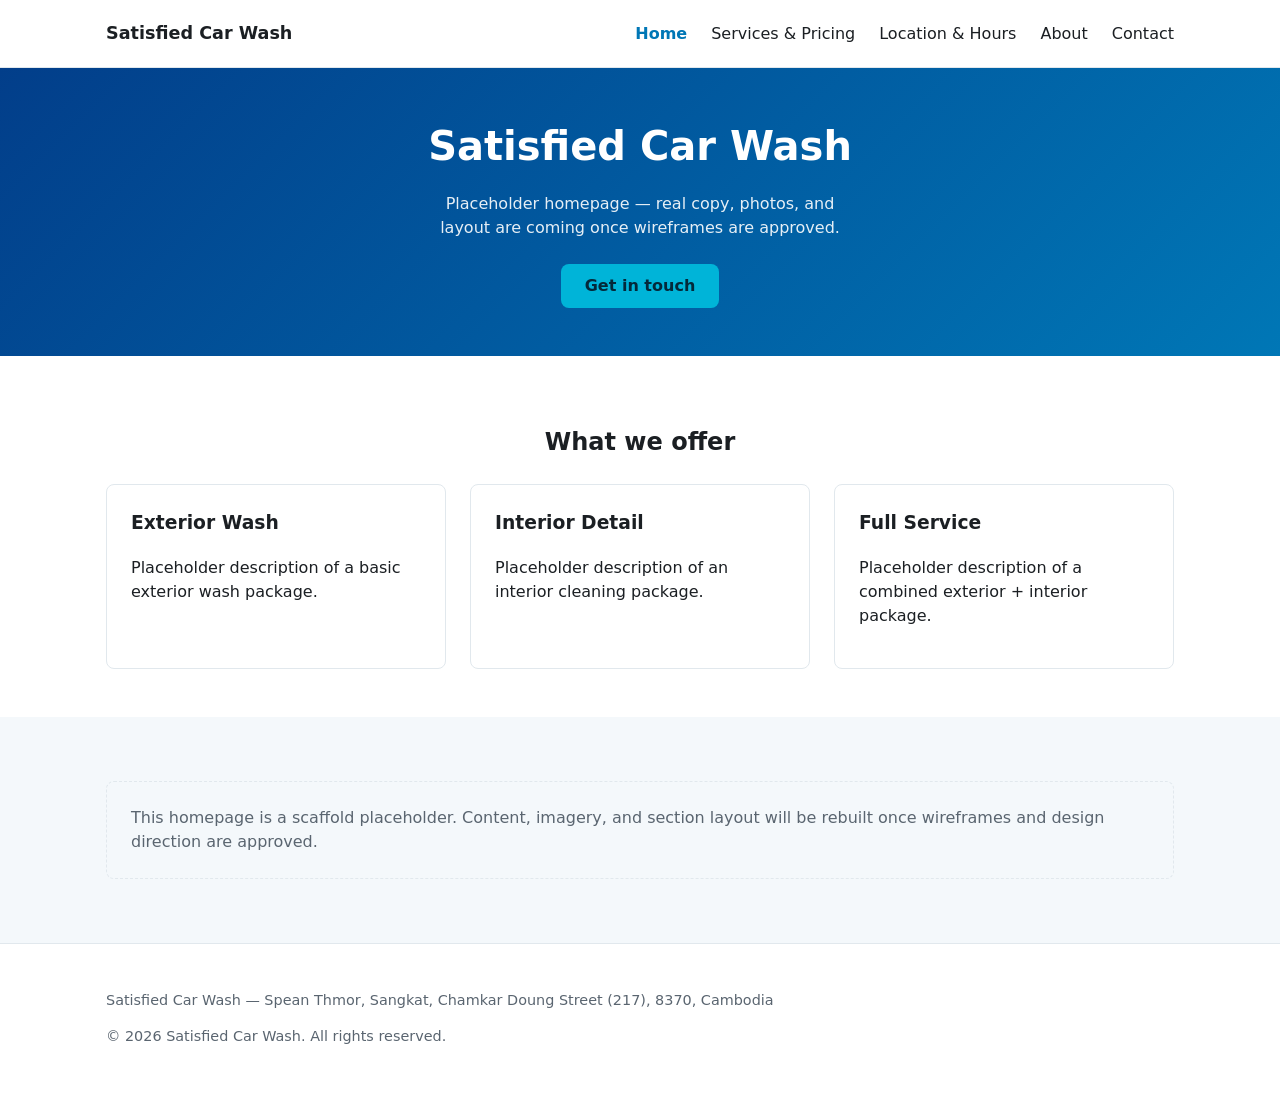
<file: index.html>
<!DOCTYPE html>
<html lang="en">
<head>
  <meta charset="UTF-8" />
  <meta name="viewport" content="width=device-width, initial-scale=1.0" />
  <title>Satisfied Car Wash | Home</title>
  <meta name="description" content="Satisfied Car Wash — fast, thorough car washing. Find our services, pricing, hours, and location." />
  <link rel="stylesheet" href="css/styles.css" />
</head>
<body>

  <header class="site-header">
    <nav class="nav">
      <a class="nav__brand" href="index.html">Satisfied Car Wash</a>
      <button class="nav__toggle" aria-label="Toggle menu" aria-expanded="false">
        <svg width="20" height="20" viewBox="0 0 20 20" fill="none" xmlns="http://www.w3.org/2000/svg">
          <path d="M2 5h16M2 10h16M2 15h16" stroke="currentColor" stroke-width="2" stroke-linecap="round"/>
        </svg>
      </button>
      <ul class="nav__links">
        <li><a href="index.html" aria-current="page">Home</a></li>
        <li><a href="services.html">Services &amp; Pricing</a></li>
        <li><a href="location.html">Location &amp; Hours</a></li>
        <li><a href="about.html">About</a></li>
        <li><a href="contact.html">Contact</a></li>
      </ul>
    </nav>
  </header>

  <main>
    <section class="hero">
      <div class="container">
        <h1>Satisfied Car Wash</h1>
        <p>Placeholder homepage — real copy, photos, and layout are coming once wireframes are approved.</p>
        <a class="btn" href="contact.html">Get in touch</a>
      </div>
    </section>

    <section class="section">
      <div class="container">
        <h2>What we offer</h2>
        <div class="grid grid--3">
          <div class="card">
            <h3>Exterior Wash</h3>
            <p>Placeholder description of a basic exterior wash package.</p>
          </div>
          <div class="card">
            <h3>Interior Detail</h3>
            <p>Placeholder description of an interior cleaning package.</p>
          </div>
          <div class="card">
            <h3>Full Service</h3>
            <p>Placeholder description of a combined exterior + interior package.</p>
          </div>
        </div>
      </div>
    </section>

    <section class="section section--alt">
      <div class="container">
        <p class="placeholder-note">
          This homepage is a scaffold placeholder. Content, imagery, and section layout will be rebuilt
          once wireframes and design direction are approved.
        </p>
      </div>
    </section>
  </main>

  <footer class="site-footer">
    <div class="container">
      <p>Satisfied Car Wash — Spean Thmor, Sangkat, Chamkar Doung Street (217), 8370, Cambodia</p>
      <p>&copy; 2026 Satisfied Car Wash. All rights reserved.</p>
    </div>
  </footer>

  <script src="js/main.js"></script>
</body>
</html>
</file>
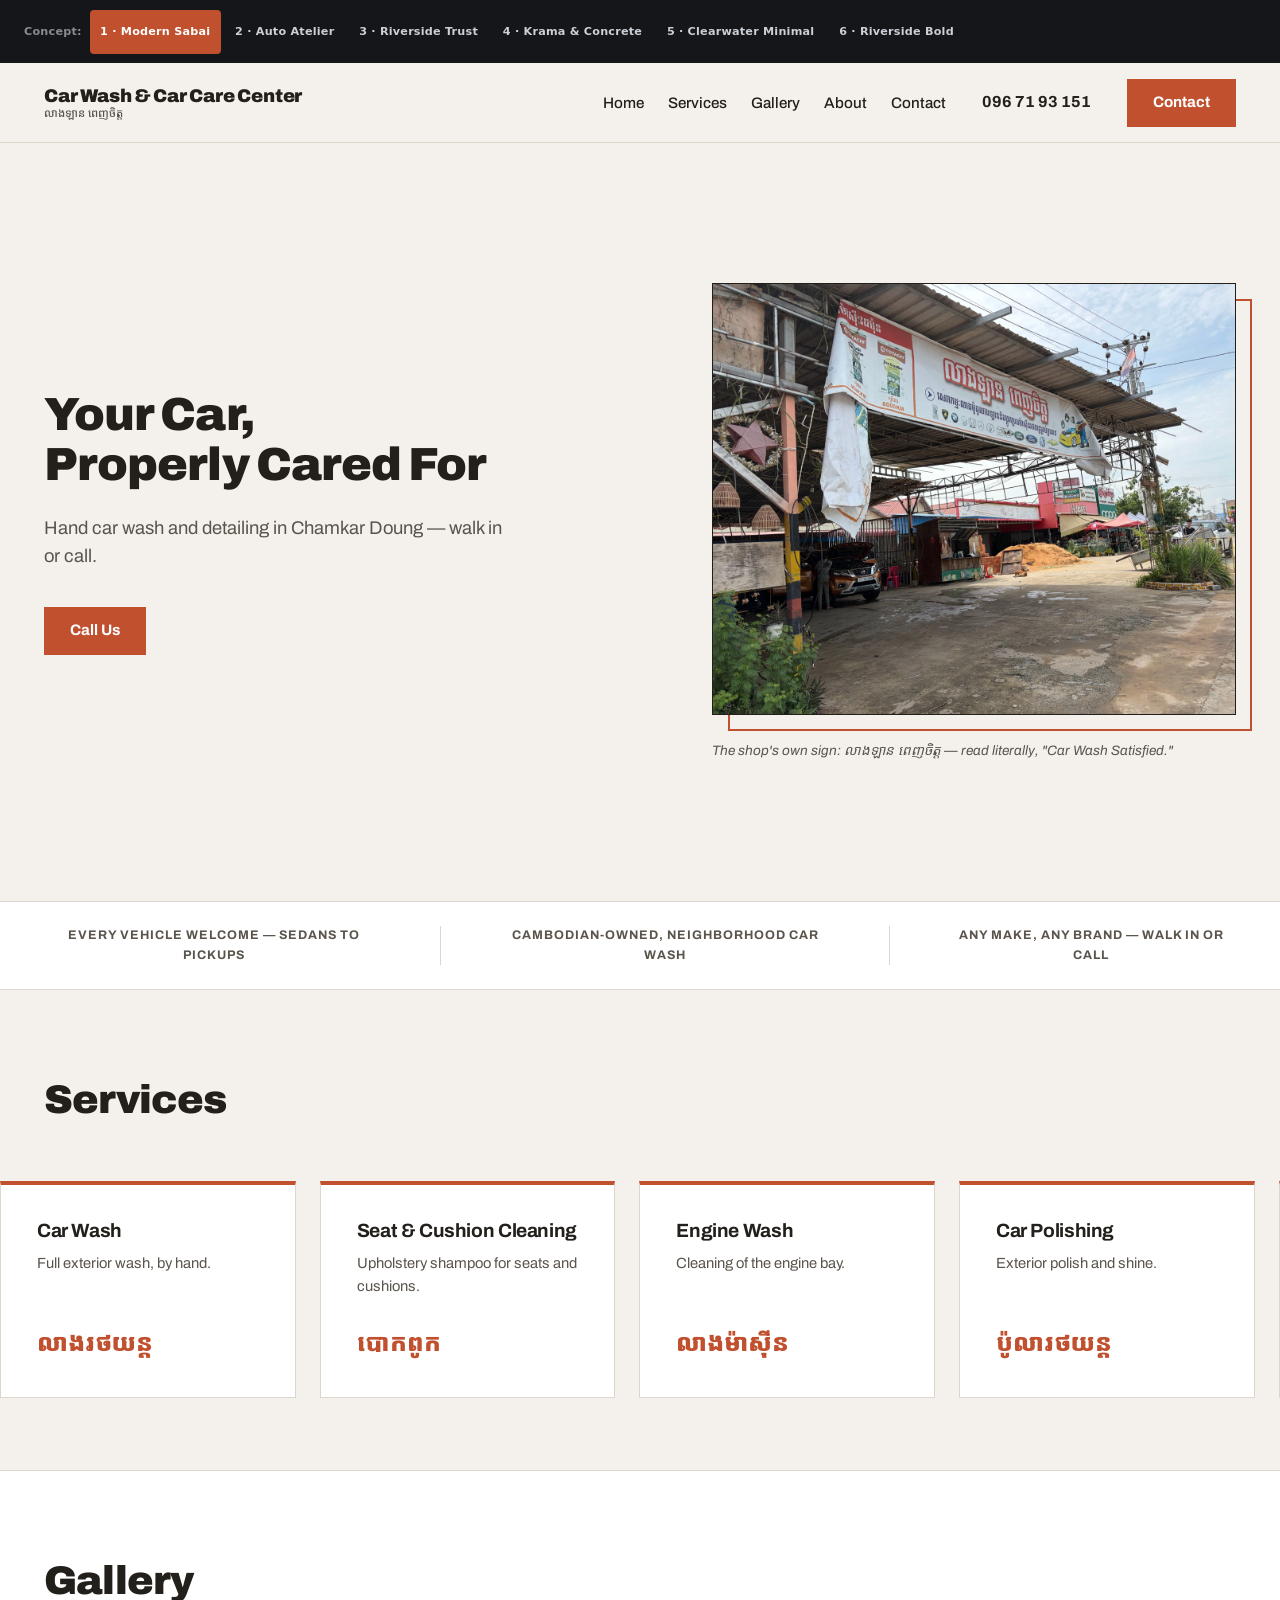
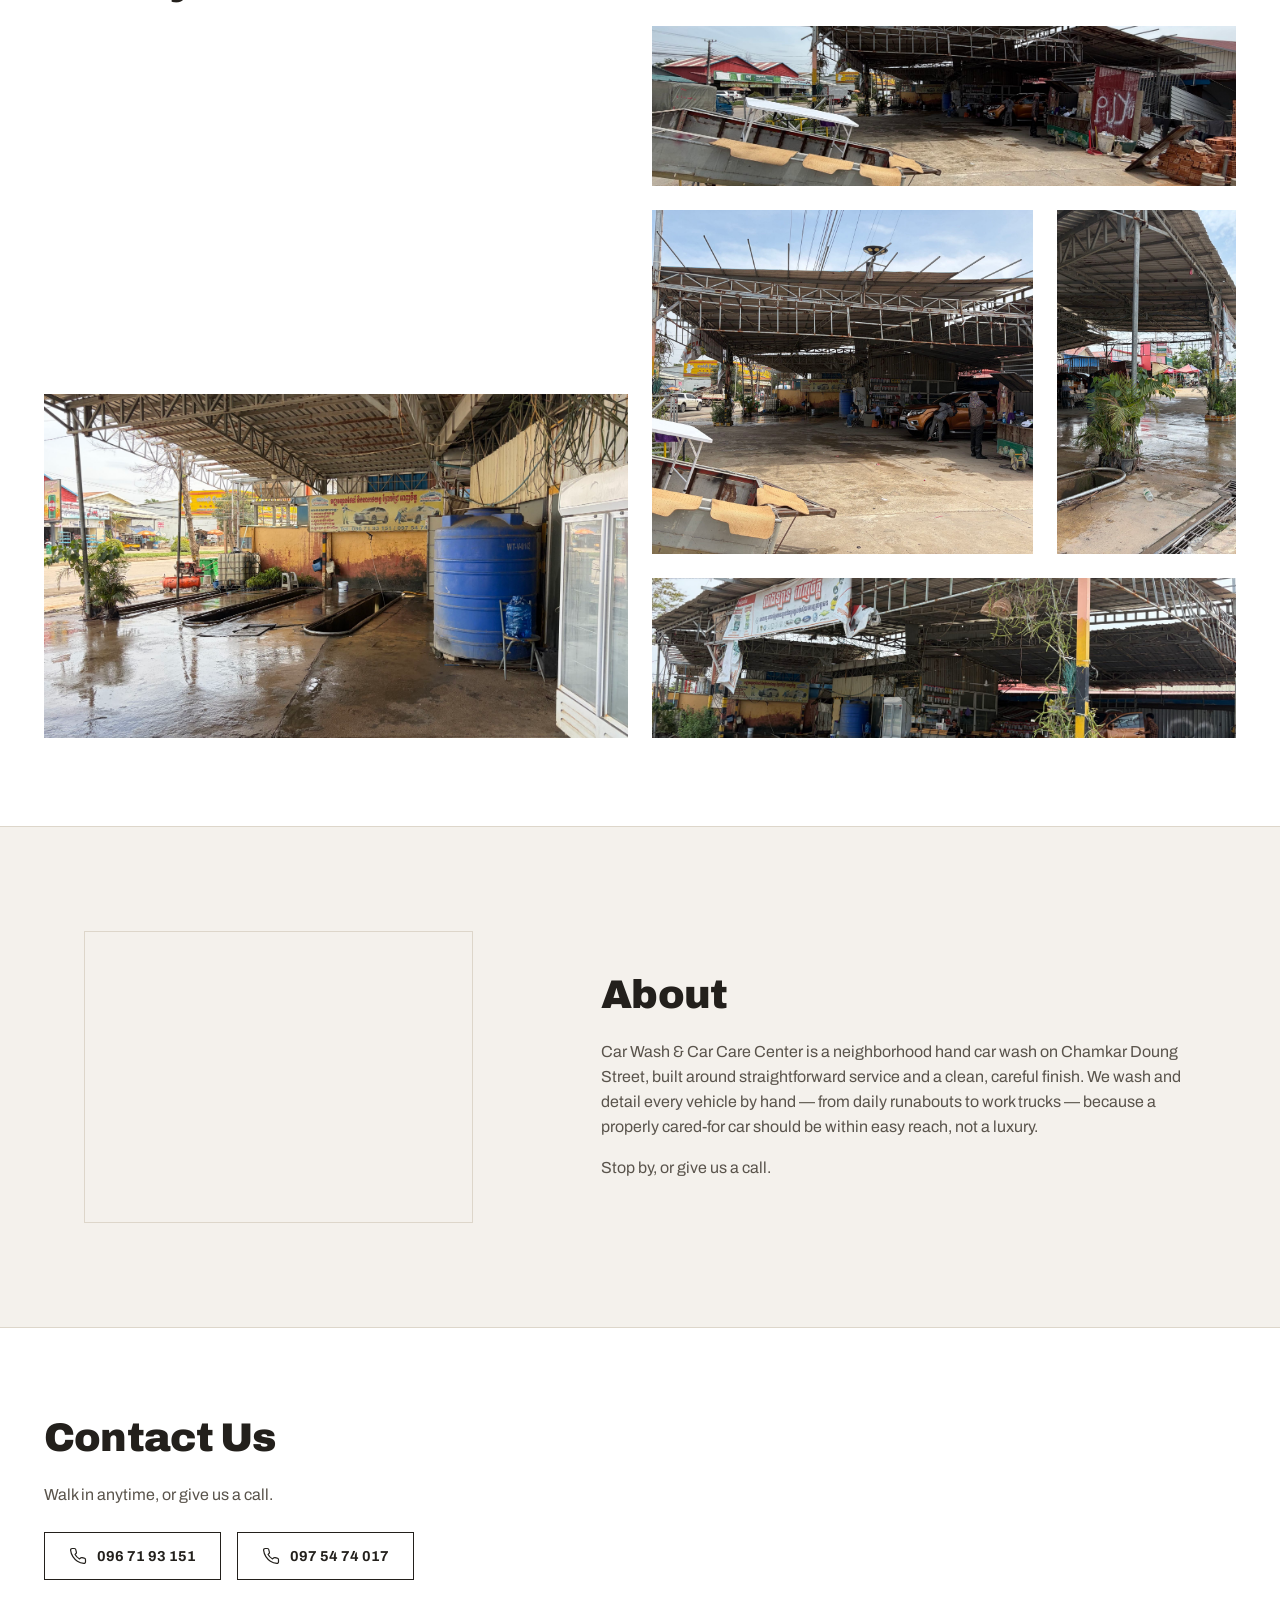
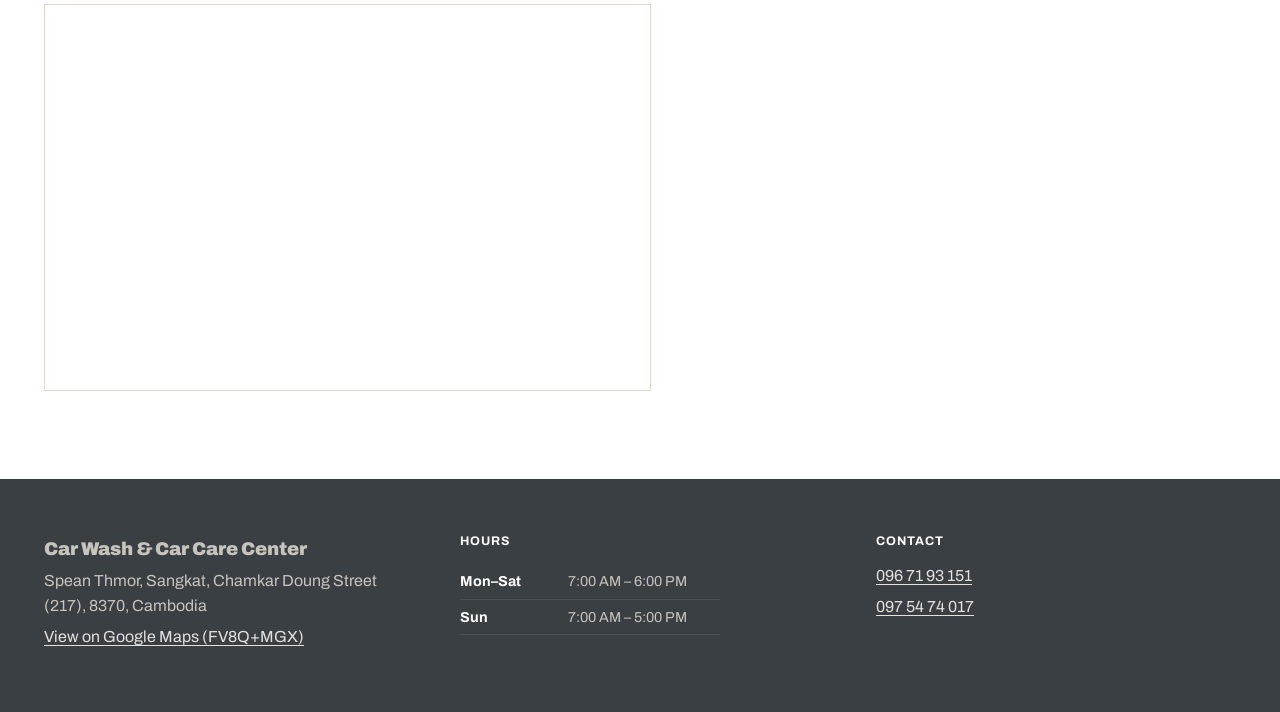
<file: design-concepts/index.html>
<!DOCTYPE html>
<html lang="en">
<head>
  <meta charset="UTF-8" />
  <meta http-equiv="refresh" content="0; url=v1/index.html" />
  <title>Car Wash &amp; Car Care Center — Design Concepts</title>
  <link rel="canonical" href="v1/index.html" />
</head>
<body>
  <p>Redirecting to <a href="v1/index.html">Concept 1 — Modern Sabai</a>&hellip;</p>
</body>
</html>
</file>
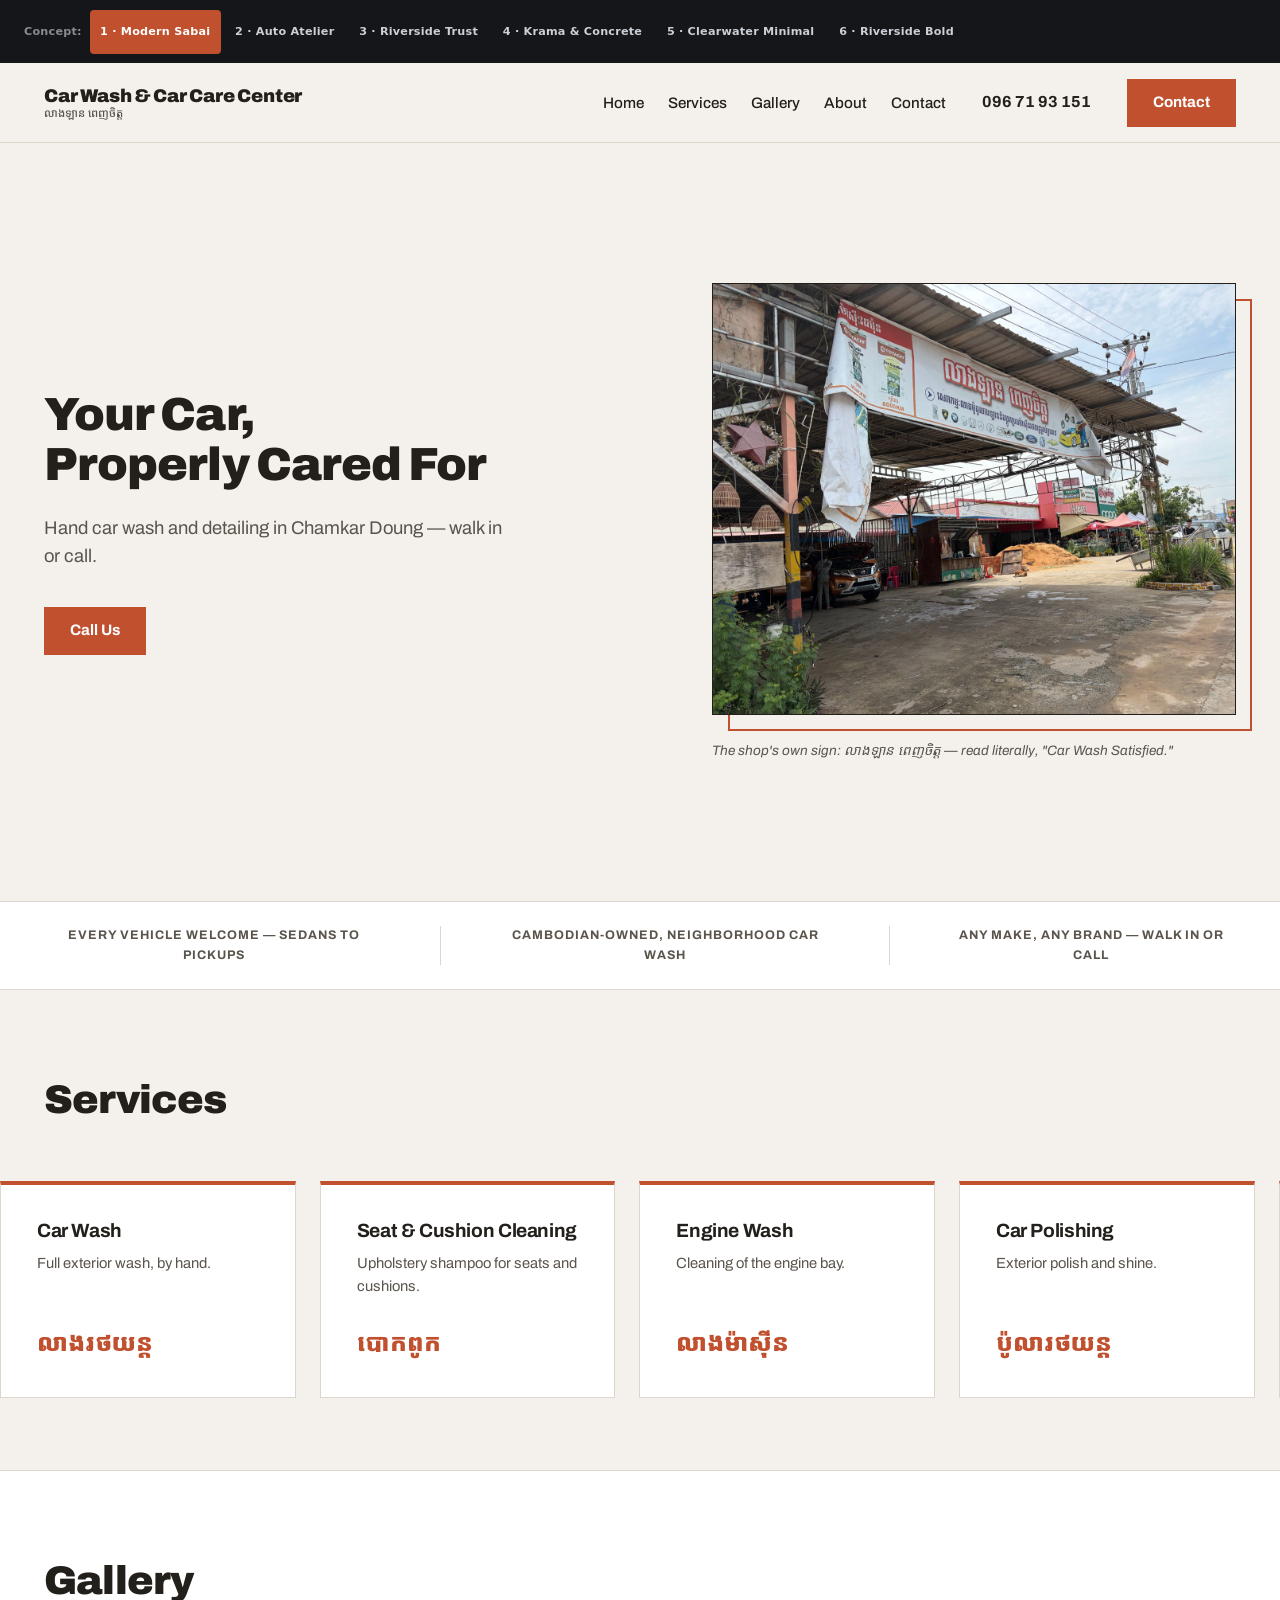
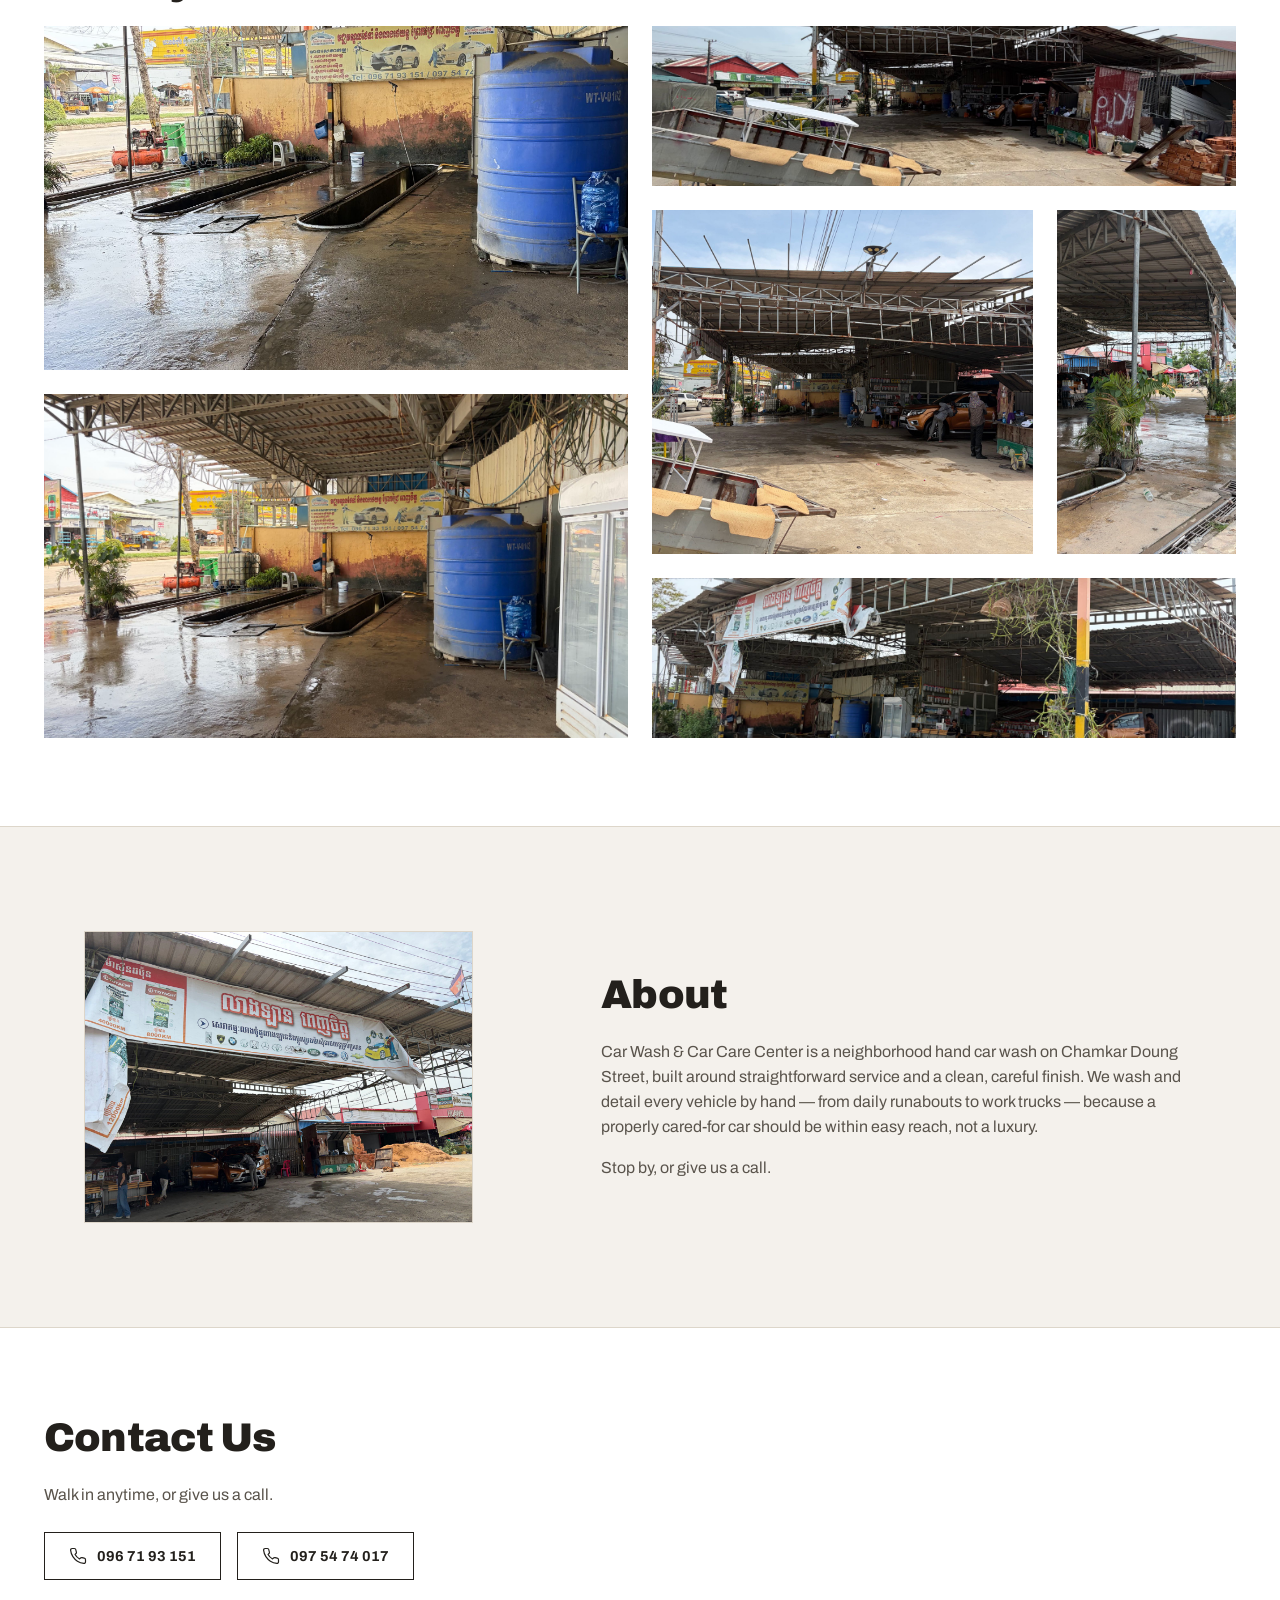
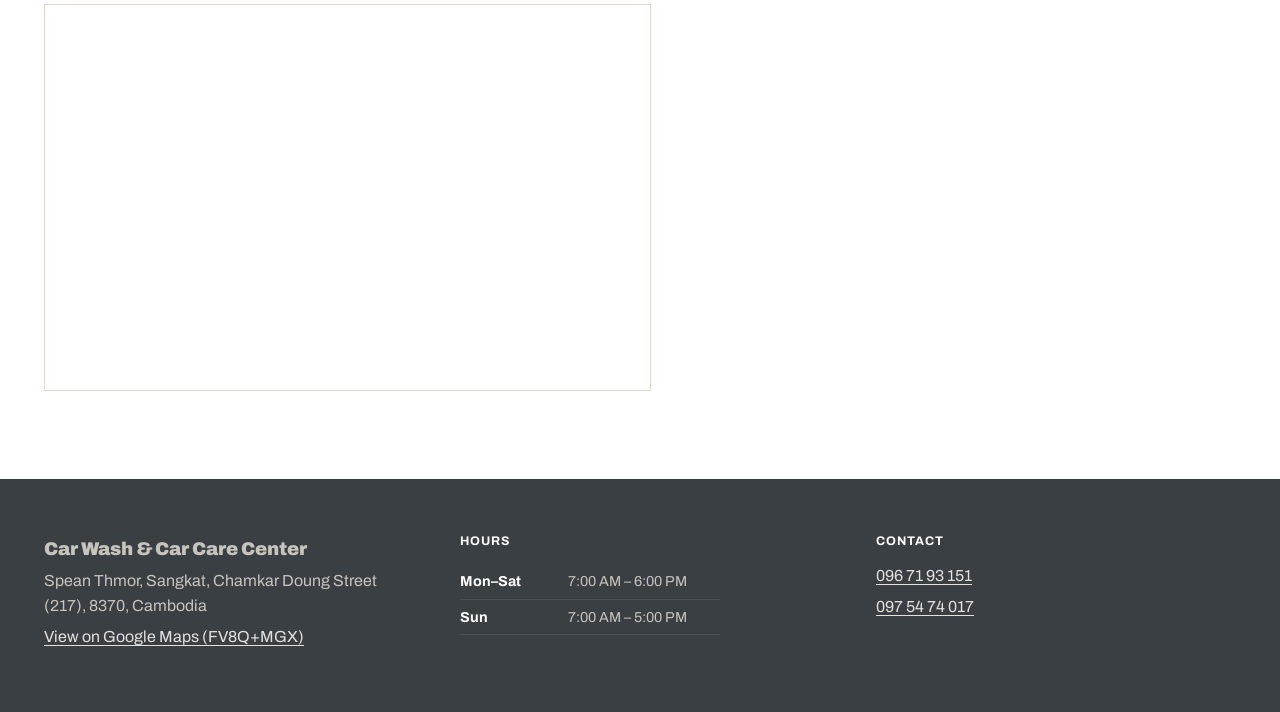
<file: design-concepts/v1/index.html>
<!DOCTYPE html>
<html lang="en">
<head>
  <meta charset="UTF-8" />
  <meta name="viewport" content="width=device-width, initial-scale=1.0" />
  <title>Car Wash &amp; Car Care Center — Hand Car Wash &amp; Detailing, Chamkar Doung</title>
  <meta name="description" content="Car Wash &amp; Car Care Center is a neighborhood hand car wash on Chamkar Doung Street. Every vehicle welcome — walk in or call." />

  <link rel="preconnect" href="https://fonts.googleapis.com" />
  <link rel="preconnect" href="https://fonts.gstatic.com" crossorigin />
  <link href="https://fonts.googleapis.com/css2?family=Archivo:ital,wght@0,400;0,500;0,700;0,900;1,500&family=Noto+Sans+Khmer:wght@400;500;700&display=swap" rel="stylesheet" />

  <link rel="stylesheet" href="/design-concepts/switcher.css" />
  <link rel="stylesheet" href="/design-concepts/v1/styles.css" />
</head>
<body>
  <nav class="theme-switcher" aria-label="Design theme switcher" style="--switcher-accent:#C1502E; --switcher-accent-ink:#ffffff;">
    <span class="theme-switcher__label">Concept:</span>
    <a href="/design-concepts/v1/index.html" aria-current="page">1 · Modern Sabai</a>
    <a href="/design-concepts/v2/index.html">2 · Auto Atelier</a>
    <a href="/design-concepts/v3/index.html">3 · Riverside Trust</a>
    <a href="/design-concepts/v4/index.html">4 · Krama &amp; Concrete</a>
    <a href="/design-concepts/v5/index.html">5 · Clearwater Minimal</a>
    <a href="/design-concepts/v6/index.html">6 · Riverside Bold</a>
  </nav>

  <a class="skip-link" href="#main">Skip to content</a>

  <header class="site-header" id="site-header">
    <div class="header-inner container">
      <a href="#home" class="wordmark">
        Car Wash &amp; Car Care Center
        <span class="wordmark-sub" lang="km">លាងឡាន ពេញចិត្ត</span>
      </a>

      <button
        type="button"
        class="nav-toggle"
        id="nav-toggle"
        aria-expanded="false"
        aria-controls="site-nav"
        aria-label="Toggle navigation menu"
      >
        <span class="nav-toggle-bars" aria-hidden="true"></span>
      </button>

      <nav id="site-nav" class="site-nav" aria-label="Primary">
        <ul class="nav-links">
          <li><a href="#home">Home</a></li>
          <li><a href="#services">Services</a></li>
          <li><a href="#gallery">Gallery</a></li>
          <li><a href="#about">About</a></li>
          <li><a href="#contact">Contact</a></li>
        </ul>

        <div class="nav-contact">
          <a class="nav-phone" href="tel:+855967193151">096 71 93 151</a>
        </div>

        <a class="btn btn-primary nav-cta" href="#contact">Contact</a>
      </nav>
    </div>
  </header>

  <main id="main">
    <!-- Hero -->
    <section class="hero" id="home">
      <div class="container hero-inner">
        <div class="hero-copy">
          <h1>Your Car,<br />Properly Cared For</h1>
          <p class="hero-subtext">Hand car wash and detailing in Chamkar Doung — walk in or call.</p>
          <div class="hero-ctas">
            <a class="btn btn-primary" href="tel:+855967193151">Call Us</a>
          </div>
        </div>

        <figure class="hero-media">
          <div class="hero-frame">
            <img
              src="/assets/images/Carwash10.jpg"
              alt="Overhead banner at the shop reading its Khmer name alongside a row of vehicle brand logos including Toyota, Honda, BMW, and Mercedes, signaling every make is welcome."
              width="1200"
              height="900"
            />
          </div>
          <figcaption>
            The shop's own sign: <span lang="km">លាងឡាន ពេញចិត្ត</span> — read literally, "Car Wash Satisfied."
          </figcaption>
        </figure>
      </div>
    </section>

    <!-- Trust strip -->
    <section class="trust-strip" aria-label="Why customers choose us">
      <div class="container trust-strip-inner">
        <p>Every vehicle welcome — sedans to pickups</p>
        <p>Cambodian-owned, neighborhood car wash</p>
        <p>Any make, any brand — walk in or call</p>
      </div>
    </section>

    <!-- Services -->
    <section class="services" id="services">
      <div class="container">
        <h2>Services</h2>
      </div>

      <div class="services-strip" role="list">
        <article class="service-card" role="listitem">
          <h3>Car Wash</h3>
          <p>Full exterior wash, by hand.</p>
          <p class="service-price" lang="km">លាងរថយន្ត</p>
        </article>

        <article class="service-card" role="listitem">
          <h3>Seat &amp; Cushion Cleaning</h3>
          <p>Upholstery shampoo for seats and cushions.</p>
          <p class="service-price" lang="km">បោកពូក</p>
        </article>

        <article class="service-card" role="listitem">
          <h3>Engine Wash</h3>
          <p>Cleaning of the engine bay.</p>
          <p class="service-price" lang="km">លាងម៉ាស៊ីន</p>
        </article>

        <article class="service-card" role="listitem">
          <h3>Car Polishing</h3>
          <p>Exterior polish and shine.</p>
          <p class="service-price" lang="km">ប៉ូលារថយន្ត</p>
        </article>

        <article class="service-card" role="listitem">
          <h3>Engine Oil Change</h3>
          <p>Engine oil change.</p>
          <p class="service-price" lang="km">ប្តូរប្រេងម៉ាស៊ីន</p>
        </article>
      </div>
    </section>

    <!-- Gallery -->
    <section class="gallery" id="gallery">
      <div class="container">
        <h2>Gallery</h2>
      </div>

      <div class="container gallery-grid">
        <div class="gallery-item g-1">
          <img src="/assets/images/Carwash1.jpg" alt="Wide view of the wash bay with concrete wash troughs, the yellow service-list banner, and the blue water tank." loading="lazy" />
        </div>
        <div class="gallery-item g-2">
          <img src="/assets/images/Carwash4.jpg" alt="The wash bay shed with the Cambodian flag flying above it." loading="lazy" />
        </div>
        <div class="gallery-item g-3">
          <img src="/assets/images/Carwash2.jpg" alt="An orange pickup truck being washed at street level, with workers and a dog nearby." loading="lazy" />
        </div>
        <div class="gallery-item g-4">
          <img src="/assets/images/Carwash9.jpg" alt="The covered walkway and blue water tank, with the street and neighboring shop signage visible." loading="lazy" />
        </div>
        <div class="gallery-item g-5">
          <img src="/assets/images/Carwash6.jpg" alt="Empty wash troughs and the product shelf, with the yellow banner and phone number visible in Khmer." loading="lazy" />
        </div>
        <div class="gallery-item g-6">
          <img src="/assets/images/Carwash12.jpg" alt="An orange pickup with its hood open being serviced, workers nearby, brand banner overhead." loading="lazy" />
        </div>
      </div>
    </section>

    <!-- About -->
    <section class="about" id="about">
      <div class="container about-inner">
        <figure class="about-media">
          <img
            src="/assets/images/Carwash11.jpg"
            alt="The car wash's banner and shopfront, shown in a wider view with neighboring shops along the street."
            loading="lazy"
          />
        </figure>

        <div class="about-copy">
          <h2>About</h2>
          <p>Car Wash &amp; Car Care Center is a neighborhood hand car wash on Chamkar Doung Street, built around straightforward service and a clean, careful finish. We wash and detail every vehicle by hand — from daily runabouts to work trucks — because a properly cared-for car should be within easy reach, not a luxury.</p>
          <p>Stop by, or give us a call.</p>
        </div>
      </div>
    </section>

    <!-- Contact -->
    <section class="contact" id="contact">
      <div class="container contact-inner">
        <div class="reach-us">
          <h2>Contact Us</h2>
          <p>Walk in anytime, or give us a call.</p>

          <div class="reach-links">
            <a class="reach-link" href="tel:+855967193151">
              <svg viewBox="0 0 24 24" fill="none" stroke="currentColor" stroke-width="1.6" stroke-linecap="round" stroke-linejoin="round" aria-hidden="true"><path d="M22 16.92v3a2 2 0 0 1-2.18 2 19.79 19.79 0 0 1-8.63-3.07 19.5 19.5 0 0 1-6-6 19.79 19.79 0 0 1-3.07-8.67A2 2 0 0 1 4.11 2h3a2 2 0 0 1 2 1.72c.13.96.36 1.9.7 2.81a2 2 0 0 1-.45 2.11L8.09 9.91a16 16 0 0 0 6 6l1.27-1.27a2 2 0 0 1 2.11-.45c.91.34 1.85.57 2.81.7A2 2 0 0 1 22 16.92Z"/></svg>
              096 71 93 151
            </a>
            <a class="reach-link" href="tel:+855975474017">
              <svg viewBox="0 0 24 24" fill="none" stroke="currentColor" stroke-width="1.6" stroke-linecap="round" stroke-linejoin="round" aria-hidden="true"><path d="M22 16.92v3a2 2 0 0 1-2.18 2 19.79 19.79 0 0 1-8.63-3.07 19.5 19.5 0 0 1-6-6 19.79 19.79 0 0 1-3.07-8.67A2 2 0 0 1 4.11 2h3a2 2 0 0 1 2 1.72c.13.96.36 1.9.7 2.81a2 2 0 0 1-.45 2.11L8.09 9.91a16 16 0 0 0 6 6l1.27-1.27a2 2 0 0 1 2.11-.45c.91.34 1.85.57 2.81.7A2 2 0 0 1 22 16.92Z"/></svg>
              097 54 74 017
            </a>
          </div>

          <div class="map-frame">
            <iframe
              src="https://www.google.com/maps?q=FV8Q%2BMGX+Phnom+Penh+Cambodia&output=embed"
              loading="lazy"
              referrerpolicy="no-referrer-when-downgrade"
              title="Map showing the location of Car Wash &amp; Car Care Center"
            ></iframe>
          </div>
        </div>
      </div>
    </section>
  </main>

  <footer class="site-footer">
    <div class="container footer-inner">
      <div class="footer-block">
        <p class="footer-wordmark">Car Wash &amp; Car Care Center</p>
        <p>Spean Thmor, Sangkat, Chamkar Doung Street (217), 8370, Cambodia</p>
        <p><a href="https://www.google.com/maps/search/?api=1&query=FV8Q%2BMGX+Phnom+Penh+Cambodia" target="_blank" rel="noopener">View on Google Maps (FV8Q+MGX)</a></p>
      </div>

      <div class="footer-block">
        <h3>Hours</h3>
        <table class="hours-table">
          <tbody>
            <tr>
              <th scope="row">Mon–Sat</th>
              <td>7:00 AM – 6:00 PM</td>
            </tr>
            <tr>
              <th scope="row">Sun</th>
              <td>7:00 AM – 5:00 PM</td>
            </tr>
          </tbody>
        </table>
      </div>

      <div class="footer-block">
        <h3>Contact</h3>
        <div class="footer-links">
          <a href="tel:+855967193151">096 71 93 151</a>
          <a href="tel:+855975474017">097 54 74 017</a>
        </div>
      </div>
    </div>
  </footer>

  <script src="/design-concepts/v1/main.js"></script>
</body>
</html>
</file>
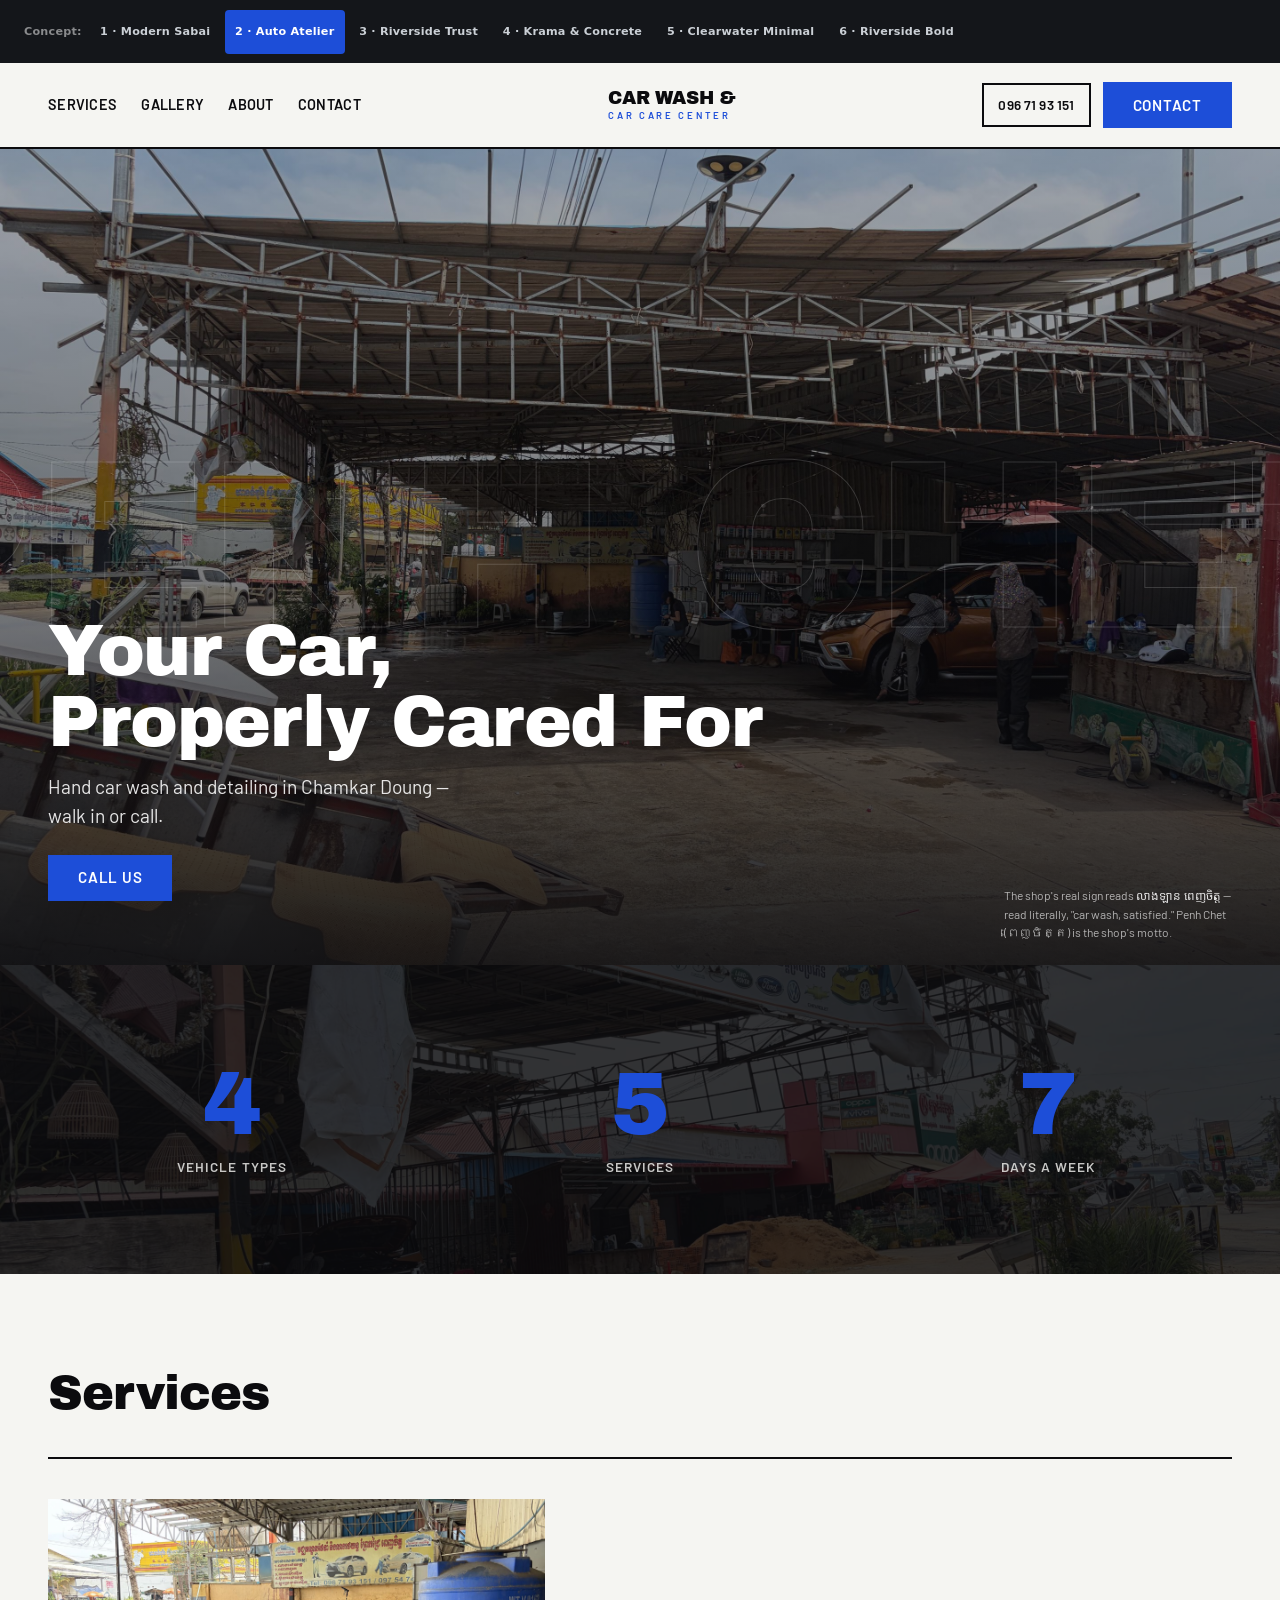
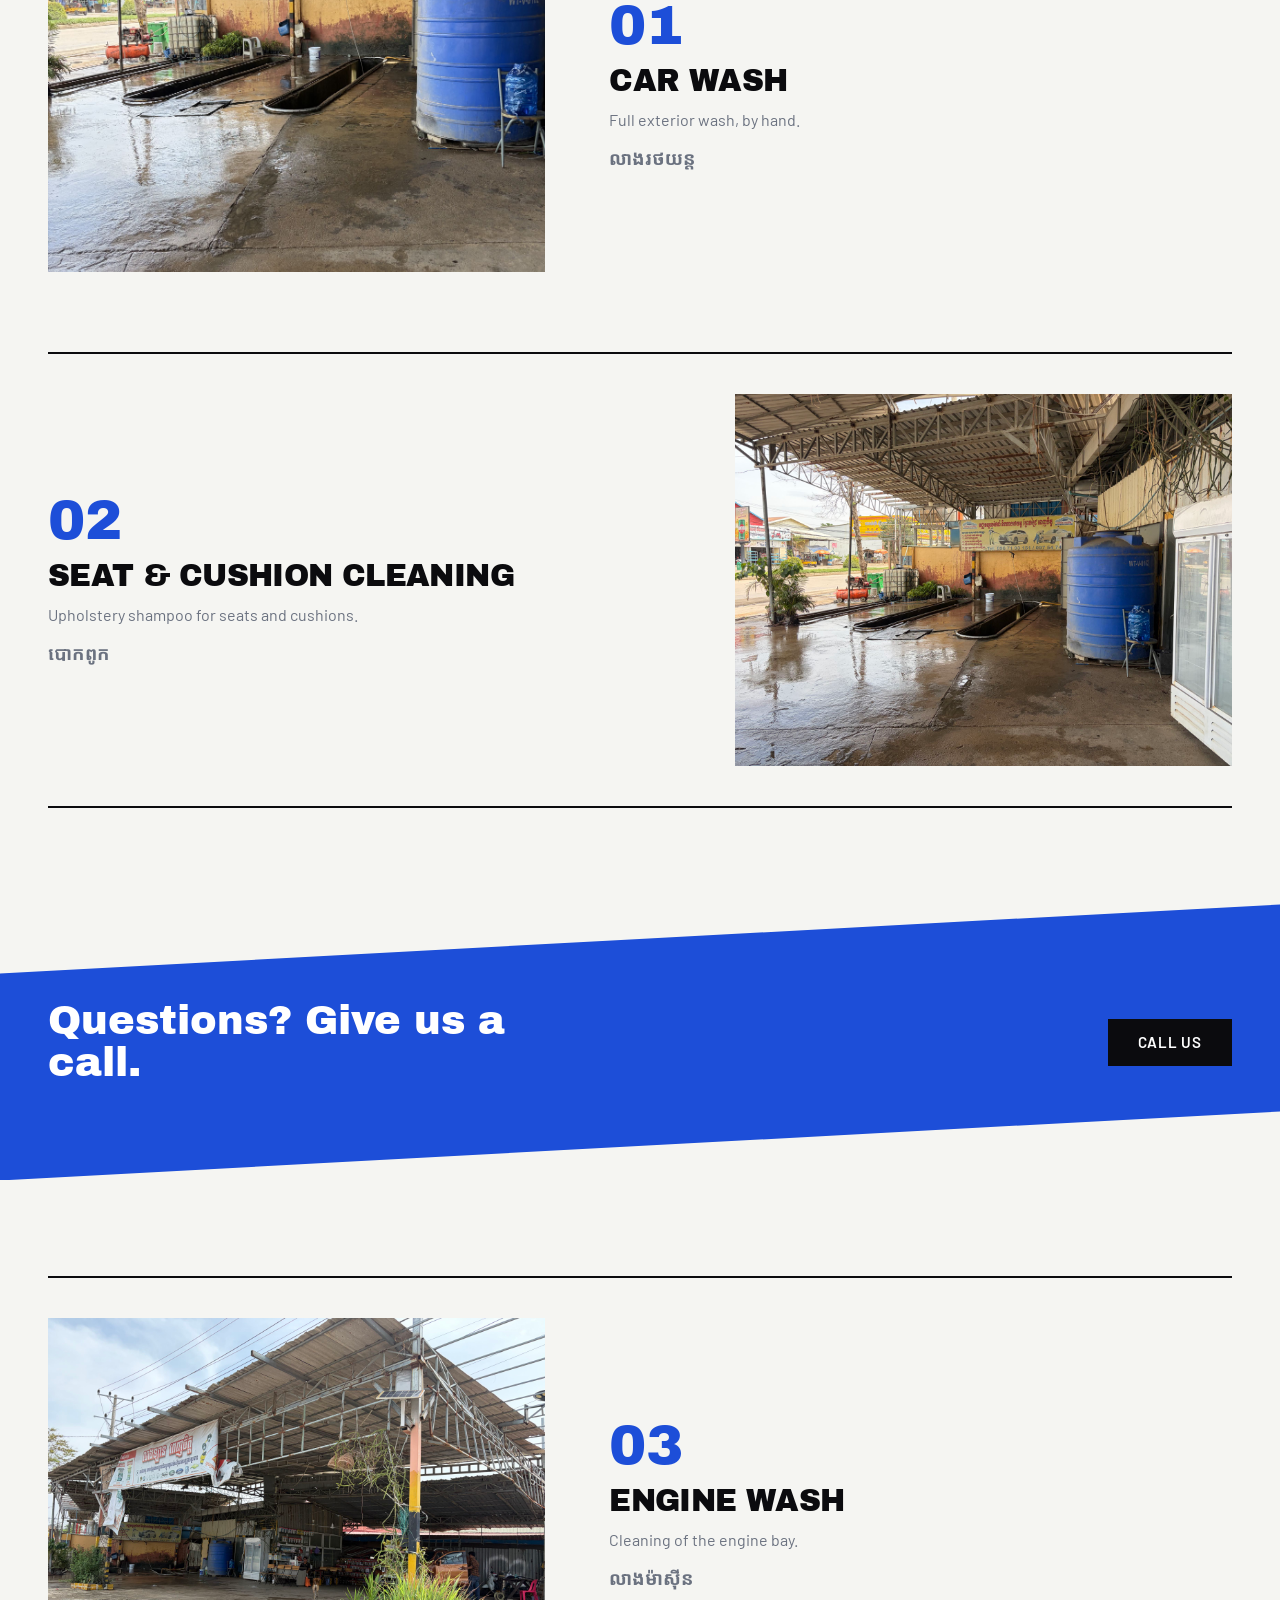
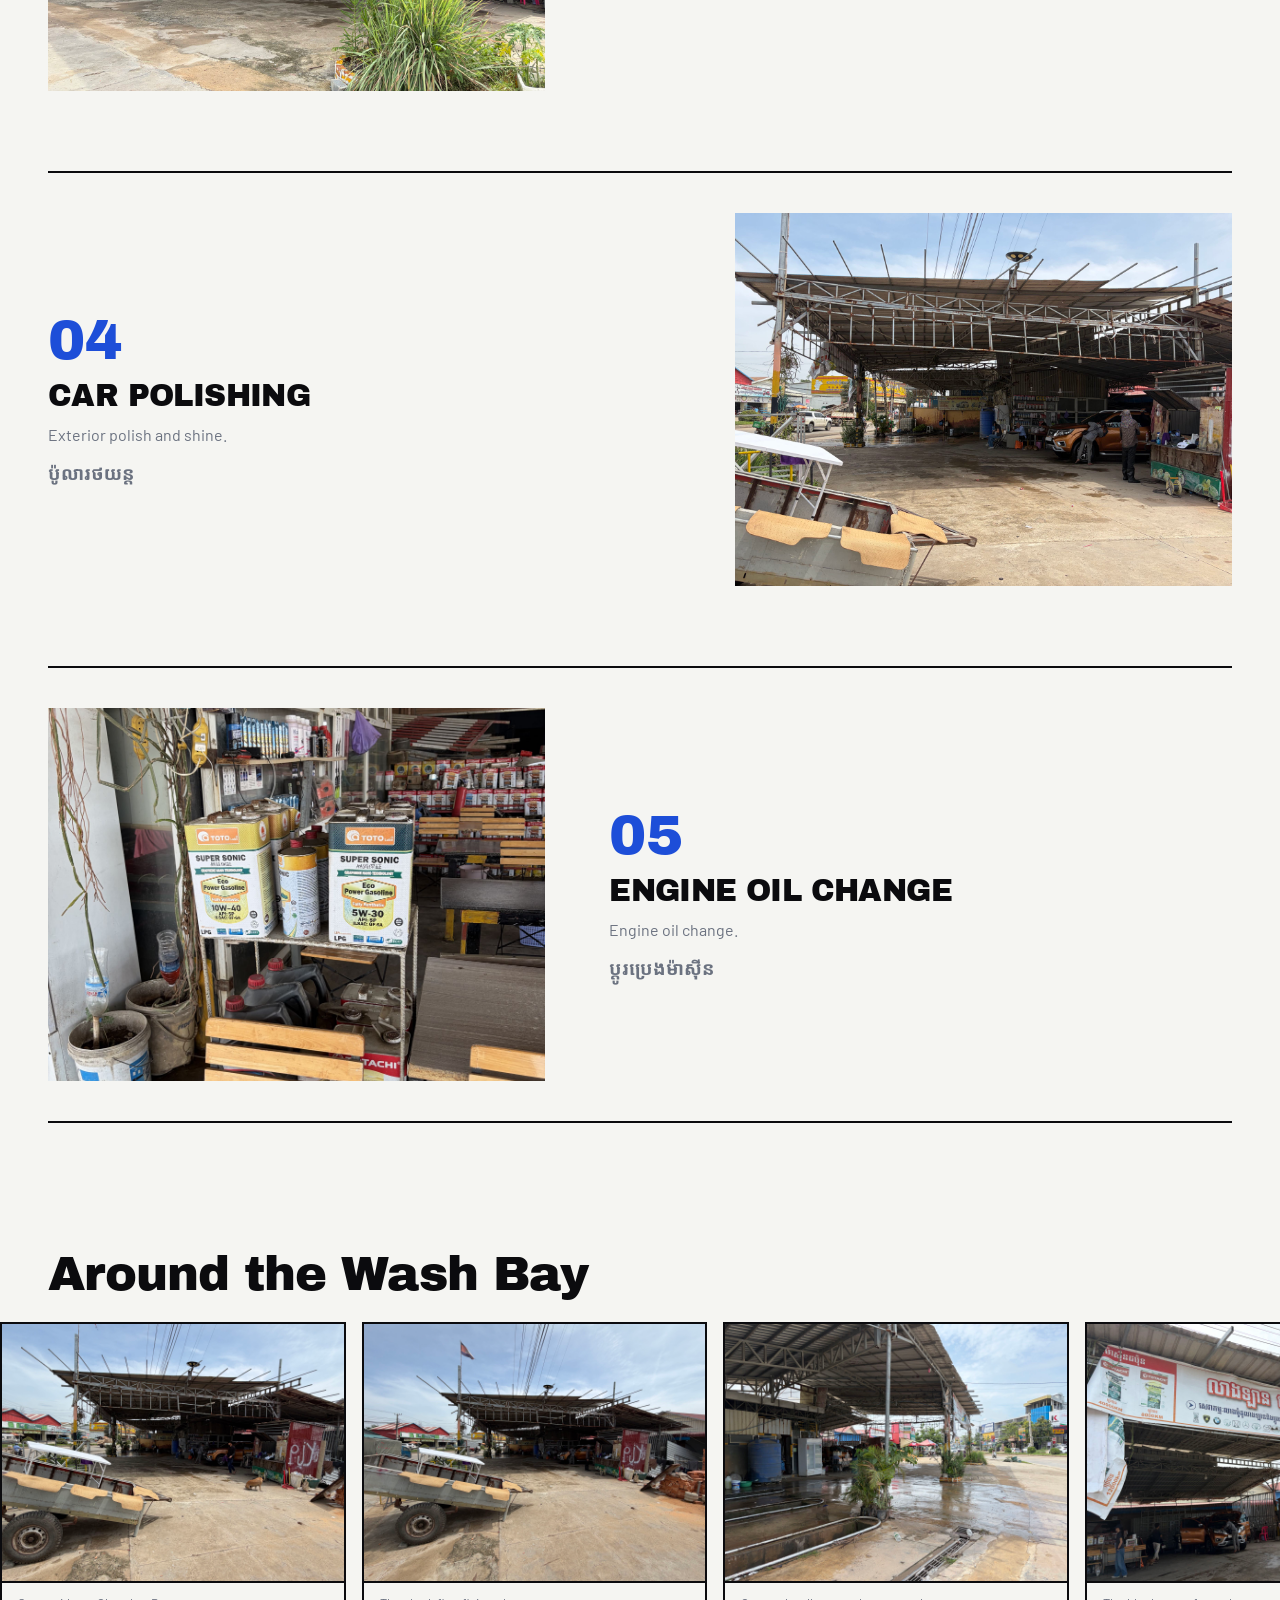
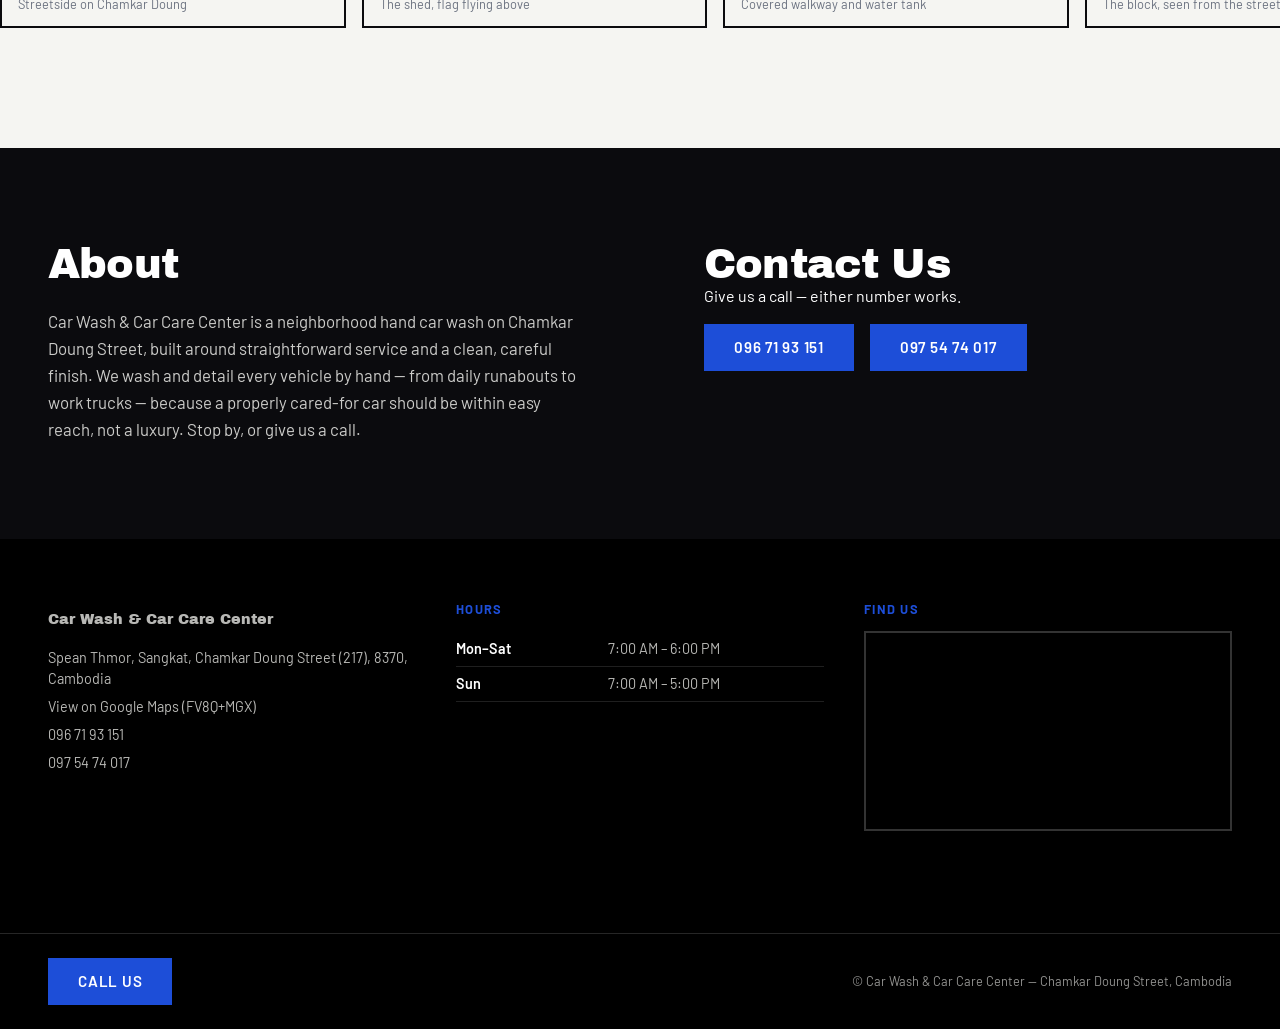
<file: design-concepts/v2/index.html>
<!DOCTYPE html>
<html lang="en">
<head>
<meta charset="UTF-8" />
<meta name="viewport" content="width=device-width, initial-scale=1.0" />
<title>Car Wash &amp; Car Care Center — Auto Atelier Concept</title>
<meta name="description" content="Hand car wash and detailing in Chamkar Doung, Cambodia. Walk in or call — every vehicle welcome." />
<link rel="preconnect" href="https://fonts.googleapis.com" />
<link rel="preconnect" href="https://fonts.gstatic.com" crossorigin />
<link href="https://fonts.googleapis.com/css2?family=Archivo+Black&family=Barlow:wght@400;500;600;700&family=Noto+Sans+Khmer:wght@400;500;700&display=swap" rel="stylesheet" />
<link rel="stylesheet" href="/design-concepts/switcher.css" />
<link rel="stylesheet" href="styles.css" />
</head>
<body>
<nav class="theme-switcher" aria-label="Design theme switcher" style="--switcher-accent:#1D4ED8; --switcher-accent-ink:#ffffff;">
  <span class="theme-switcher__label">Concept:</span>
  <a href="/design-concepts/v1/index.html">1 · Modern Sabai</a>
  <a href="/design-concepts/v2/index.html" aria-current="page">2 · Auto Atelier</a>
  <a href="/design-concepts/v3/index.html">3 · Riverside Trust</a>
  <a href="/design-concepts/v4/index.html">4 · Krama &amp; Concrete</a>
  <a href="/design-concepts/v5/index.html">5 · Clearwater Minimal</a>
  <a href="/design-concepts/v6/index.html">6 · Riverside Bold</a>
</nav>

<header class="site-header">
  <div class="container header-inner">
    <a href="#top" class="logo">CAR WASH &amp;<span>Car Care Center</span></a>

    <nav class="main-nav" id="mainNav">
      <a href="#services">Services</a>
      <a href="#gallery">Gallery</a>
      <a href="#about">About</a>
      <a href="#contact">Contact</a>
    </nav>

    <div class="header-actions">
      <a href="tel:+855967193151" class="phone-box">096 71 93 151</a>
      <a href="#contact" class="btn btn-cta">Contact</a>
      <button type="button" class="nav-toggle" id="navToggle" aria-expanded="false" aria-controls="mainNav" aria-label="Toggle navigation menu">
        <span></span><span></span><span></span>
      </button>
    </div>
  </div>
</header>

<main id="top">

  <!-- Hero ------------------------------------------------------------ -->
  <section class="hero">
    <img class="hero-photo" src="/assets/images/Carwash2.jpg" alt="A pickup truck being hand washed streetside at the shop, with workers and a dog nearby." />
    <div class="hero-ghost" aria-hidden="true">PENH CHET</div>
    <div class="hero-content container">
      <h1>Your Car,<br />Properly Cared For</h1>
      <p class="hero-sub">Hand car wash and detailing in Chamkar Doung — walk in or call.</p>
      <a href="tel:+855967193151" class="btn btn-cta">Call Us</a>
    </div>
    <p class="hero-caption">The shop's real sign reads <span lang="km">លាងឡាន ពេញចិត្ត</span> — read literally, "car wash, satisfied." Penh Chet (ពេញចិត្ត) is the shop's motto.</p>
  </section>

  <!-- Stats / trust band ------------------------------------------------------------ -->
  <section class="stats-band">
    <img class="stats-band-photo" src="/assets/images/Carwash10.jpg" alt="" aria-hidden="true" />
    <div class="container stats-grid">
      <div class="stat">
        <span class="stat-num">4</span>
        <span class="stat-label">Vehicle Types</span>
      </div>
      <div class="stat">
        <span class="stat-num">5</span>
        <span class="stat-label">Services</span>
      </div>
      <div class="stat">
        <span class="stat-num">7</span>
        <span class="stat-label">Days a Week</span>
      </div>
    </div>
  </section>

  <!-- Services & pricing ------------------------------------------------------------ -->
  <section class="services" id="services">
    <div class="container">
      <div class="services-head">
        <h2>Services</h2>
      </div>

      <div class="service-row" data-side="left">
        <div class="service-media">
          <img src="/assets/images/Carwash1.jpg" alt="Wide view of the wash bay with concrete troughs and a blue water tank." />
        </div>
        <div class="service-body">
          <span class="service-num">01</span>
          <h3>Car Wash</h3>
          <p>Full exterior wash, by hand.</p>
          <p class="service-price" lang="km">លាងរថយន្ត</p>
        </div>
      </div>

      <div class="service-row" data-side="right">
        <div class="service-media">
          <img src="/assets/images/Carwash6.jpg" alt="Empty wash bay with product shelf and the yellow service-list banner." />
        </div>
        <div class="service-body">
          <span class="service-num">02</span>
          <h3>Seat &amp; Cushion Cleaning</h3>
          <p>Upholstery shampoo for seats and cushions.</p>
          <p class="service-price" lang="km">បោកពូក</p>
        </div>
      </div>
    </div>

    <div class="service-banner">
      <div class="container banner-inner">
        <p class="banner-text">Questions? Give us a call.</p>
        <a href="tel:+855967193151" class="btn btn-invert">Call Us</a>
      </div>
    </div>

    <div class="container">
      <div class="service-row" data-side="left">
        <div class="service-media">
          <img src="/assets/images/Carwash12.jpg" alt="Workers washing an orange pickup truck with its hood open near the shop." />
        </div>
        <div class="service-body">
          <span class="service-num">03</span>
          <h3>Engine Wash</h3>
          <p>Cleaning of the engine bay.</p>
          <p class="service-price" lang="km">លាងម៉ាស៊ីន</p>
        </div>
      </div>

      <div class="service-row" data-side="right">
        <div class="service-media">
          <img src="/assets/images/Carwash2.jpg" alt="A car being hand washed streetside at the shop." />
        </div>
        <div class="service-body">
          <span class="service-num">04</span>
          <h3>Car Polishing</h3>
          <p>Exterior polish and shine.</p>
          <p class="service-price" lang="km">ប៉ូលារថយន្ត</p>
        </div>
      </div>

      <div class="service-row" data-side="left">
        <div class="service-media">
          <img src="/assets/images/Carwash7.jpg" alt="Close-up shelf of motor oil cans used for engine oil changes." />
        </div>
        <div class="service-body">
          <span class="service-num">05</span>
          <h3>Engine Oil Change</h3>
          <p>Engine oil change.</p>
          <p class="service-price" lang="km">ប្តូរប្រេងម៉ាស៊ីន</p>
        </div>
      </div>
    </div>
  </section>

  <!-- Gallery filmstrip ------------------------------------------------------------ -->
  <section class="gallery" id="gallery">
    <div class="container gallery-head">
      <h2>Around the Wash Bay</h2>
    </div>
    <div class="filmstrip" role="region" aria-label="Photo gallery, scroll horizontally" tabindex="0">
      <figure class="filmstrip-item">
        <img src="/assets/images/Carwash3.jpg" alt="Street-level view of the wash bay with a red graffiti-tagged wall in the background." loading="lazy" />
        <figcaption>Streetside on Chamkar Doung</figcaption>
      </figure>
      <figure class="filmstrip-item">
        <img src="/assets/images/Carwash4.jpg" alt="Wide shot of the wash shed with the Cambodian flag flying above it." loading="lazy" />
        <figcaption>The shed, flag flying above</figcaption>
      </figure>
      <figure class="filmstrip-item">
        <img src="/assets/images/Carwash9.jpg" alt="Covered walkway with a blue water tank and drainage channel." loading="lazy" />
        <figcaption>Covered walkway and water tank</figcaption>
      </figure>
      <figure class="filmstrip-item">
        <img src="/assets/images/Carwash11.jpg" alt="Wide street view of the shop banner among neighboring storefronts." loading="lazy" />
        <figcaption>The block, seen from the street</figcaption>
      </figure>
      <figure class="filmstrip-item">
        <img src="/assets/images/Carwash14.jpg" alt="Workers washing a pickup truck with a dog resting nearby." loading="lazy" />
        <figcaption>Washing a pickup, shop dog close by</figcaption>
      </figure>
      <figure class="filmstrip-item">
        <img src="/assets/images/Carwash16.jpg" alt="The wash bay in evening light with an orange pickup truck parked out front." loading="lazy" />
        <figcaption>Evening light on the lot</figcaption>
      </figure>
    </div>
  </section>

  <!-- About + contact ------------------------------------------------------------ -->
  <section class="about-contact">
    <div class="container about-contact-grid">
      <div class="about-col" id="about">
        <h2>About</h2>
        <p>Car Wash &amp; Car Care Center is a neighborhood hand car wash on Chamkar Doung Street, built around straightforward service and a clean, careful finish. We wash and detail every vehicle by hand — from daily runabouts to work trucks — because a properly cared-for car should be within easy reach, not a luxury. Stop by, or give us a call.</p>
      </div>

      <div class="contact-col" id="contact">
        <h2>Contact Us</h2>
        <p>Give us a call — either number works.</p>

        <div class="link-row">
          <a href="tel:+855967193151" class="btn btn-cta">096 71 93 151</a>
          <a href="tel:+855975474017" class="btn btn-cta">097 54 74 017</a>
        </div>
      </div>
    </div>
  </section>

</main>

<footer class="site-footer">
  <div class="container footer-grid">
    <div class="footer-col footer-brand">
      <p class="footer-logo">Car Wash &amp; Car Care Center</p>
      <p>Spean Thmor, Sangkat, Chamkar Doung Street (217), 8370, Cambodia</p>
      <a href="https://www.google.com/maps/search/?api=1&query=FV8Q%2BMGX+Phnom+Penh+Cambodia" target="_blank" rel="noopener">View on Google Maps (FV8Q+MGX)</a>
      <a href="tel:+855967193151">096 71 93 151</a>
      <a href="tel:+855975474017">097 54 74 017</a>
    </div>

    <div class="footer-col footer-hours">
      <h3>Hours</h3>
      <table>
        <tbody>
          <tr><th scope="row">Mon–Sat</th><td>7:00 AM – 6:00 PM</td></tr>
          <tr><th scope="row">Sun</th><td>7:00 AM – 5:00 PM</td></tr>
        </tbody>
      </table>
    </div>

    <div class="footer-col footer-map">
      <h3>Find Us</h3>
      <iframe
        src="https://www.google.com/maps?q=FV8Q%2BMGX+Phnom+Penh+Cambodia&output=embed"
        loading="lazy"
        title="Map showing the location of Car Wash &amp; Car Care Center"
        referrerpolicy="no-referrer-when-downgrade">
      </iframe>
    </div>
  </div>

  <div class="footer-bottom container">
    <a href="tel:+855967193151" class="btn btn-cta">Call Us</a>
    <p>© Car Wash &amp; Car Care Center — Chamkar Doung Street, Cambodia</p>
  </div>
</footer>

<script src="main.js"></script>
</body>
</html>
</file>
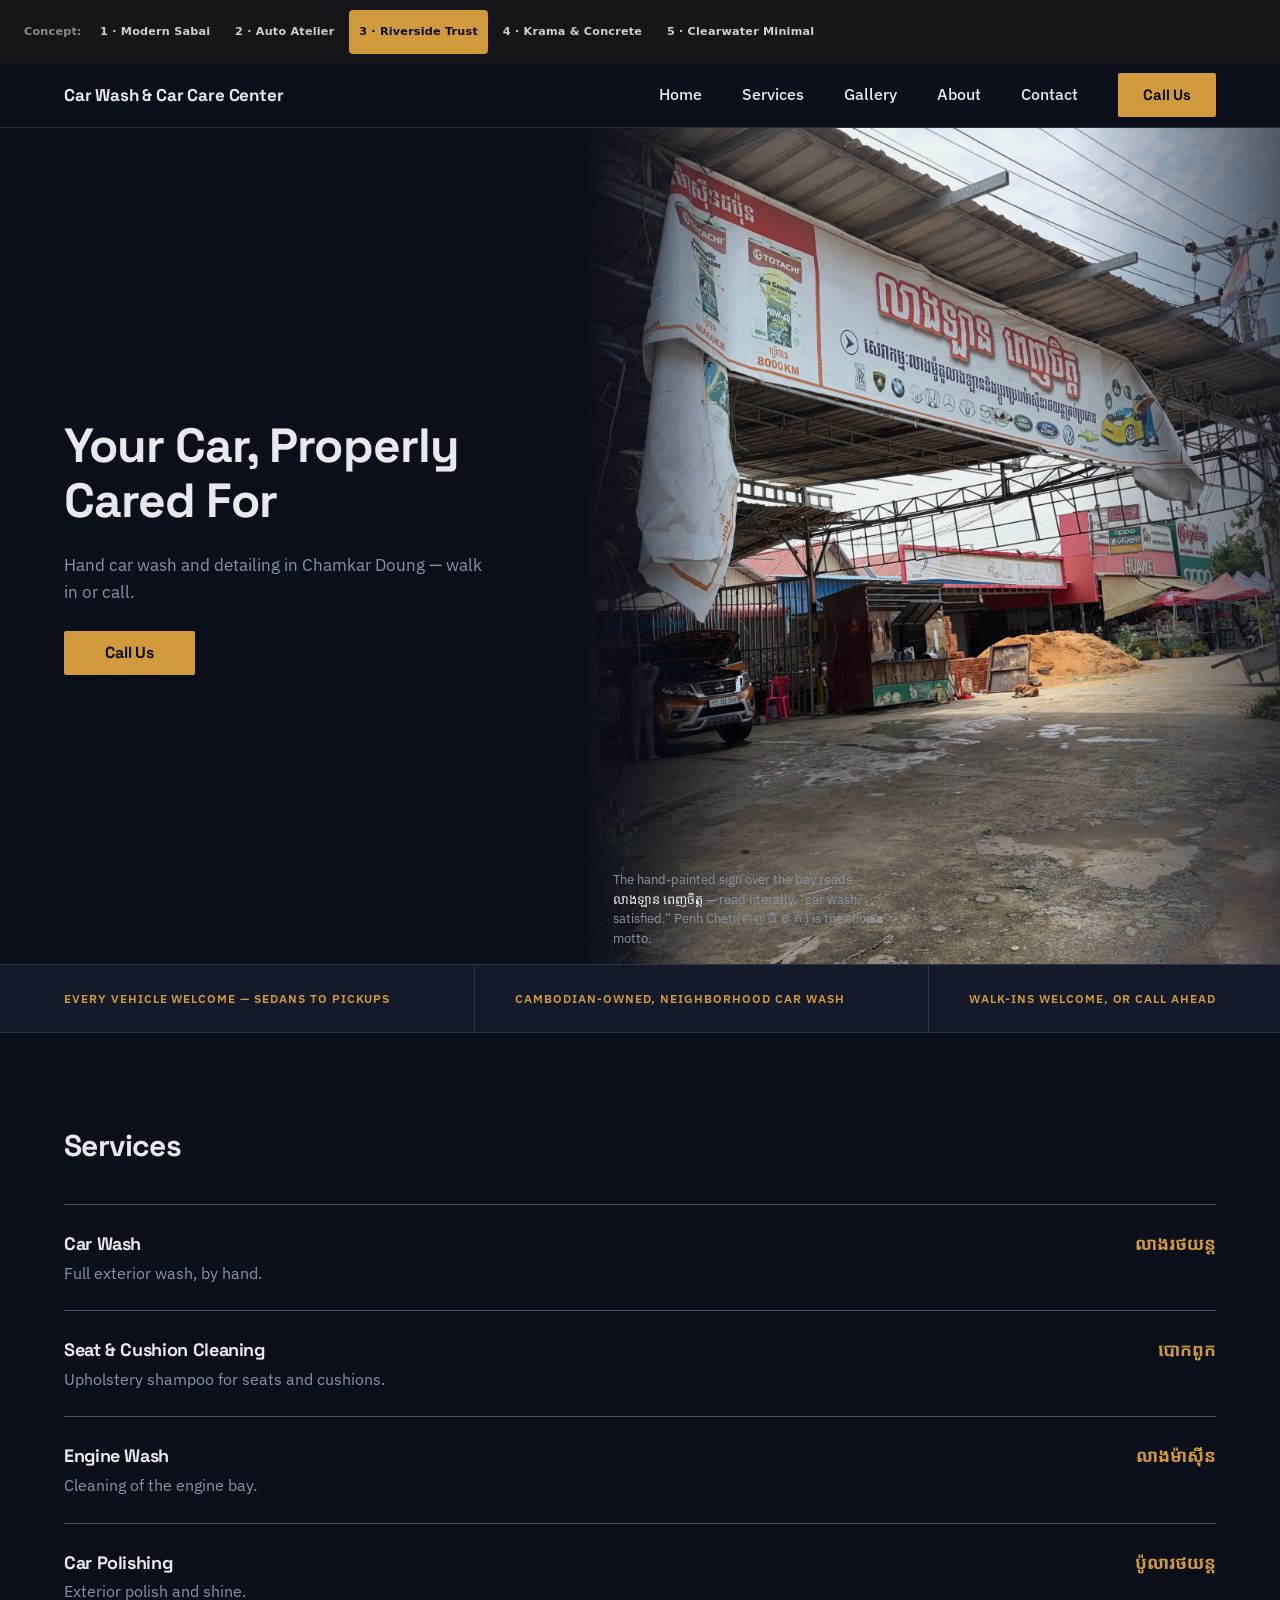
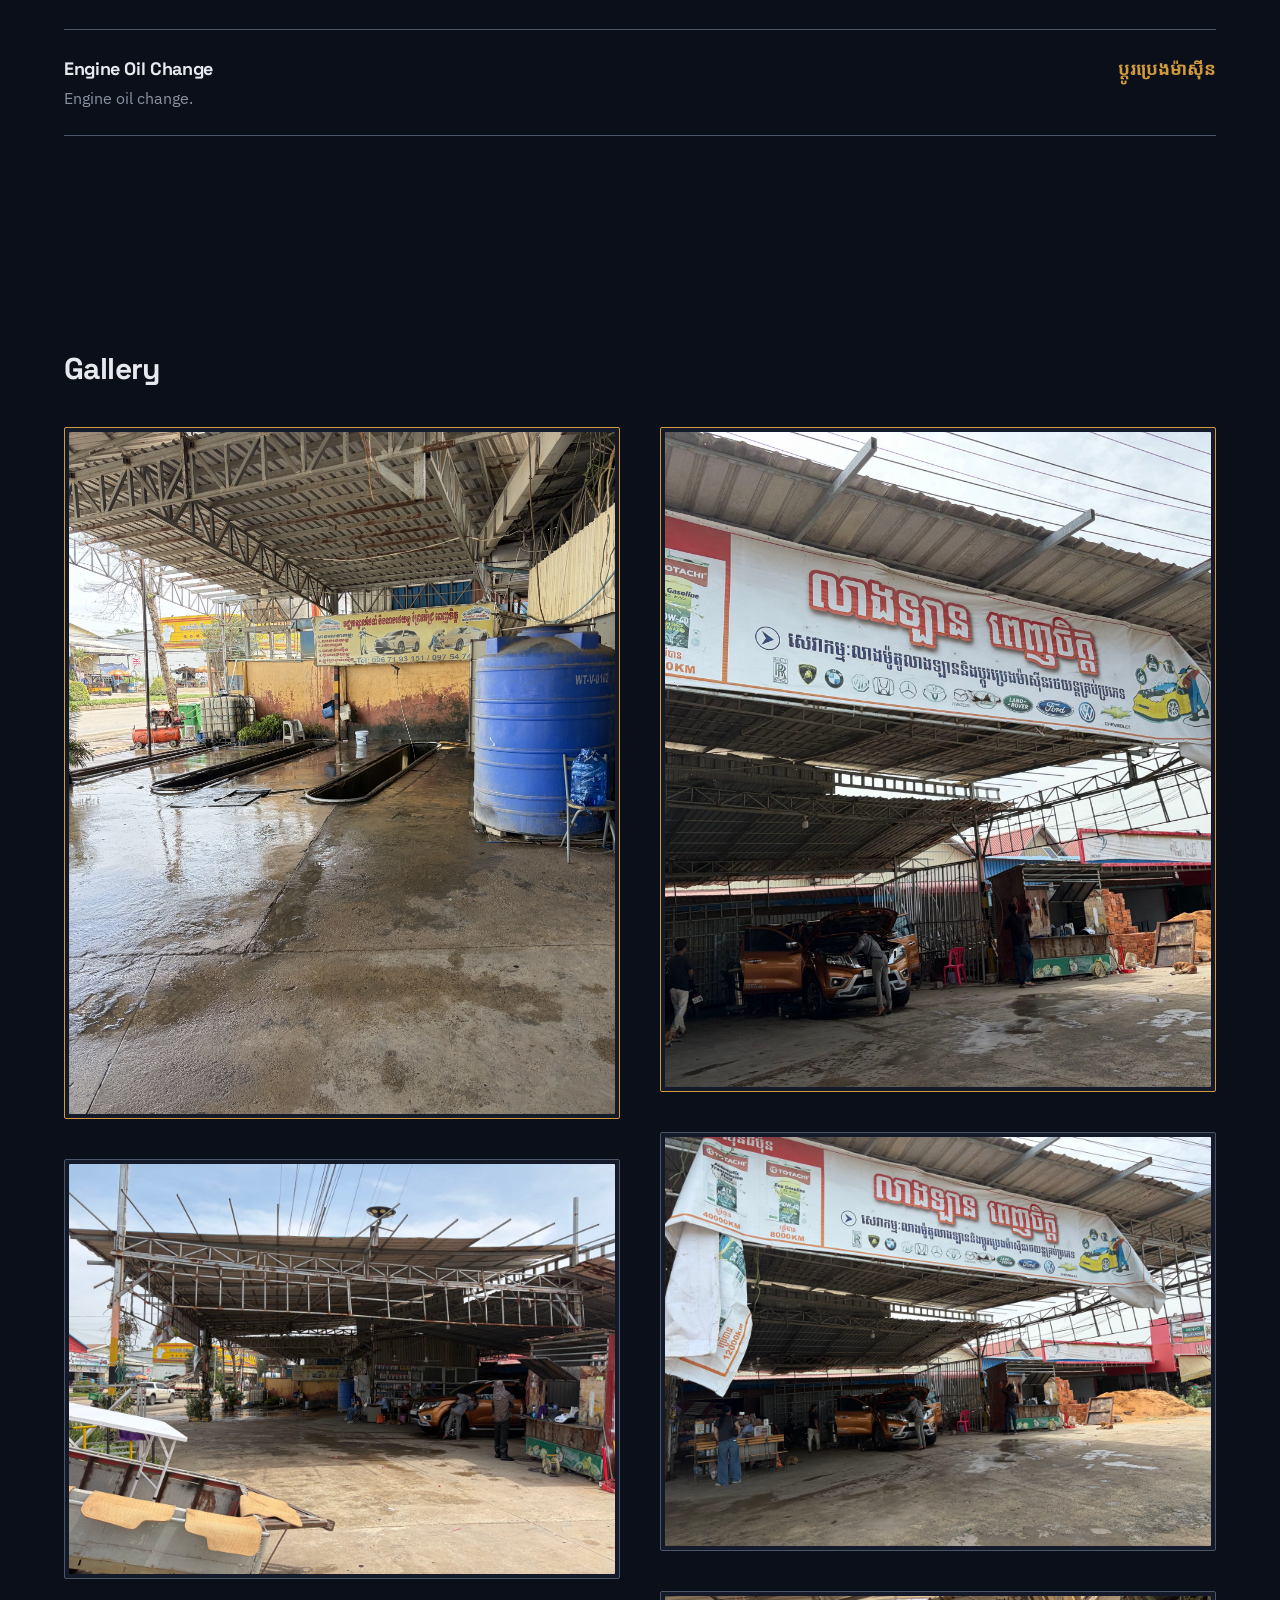
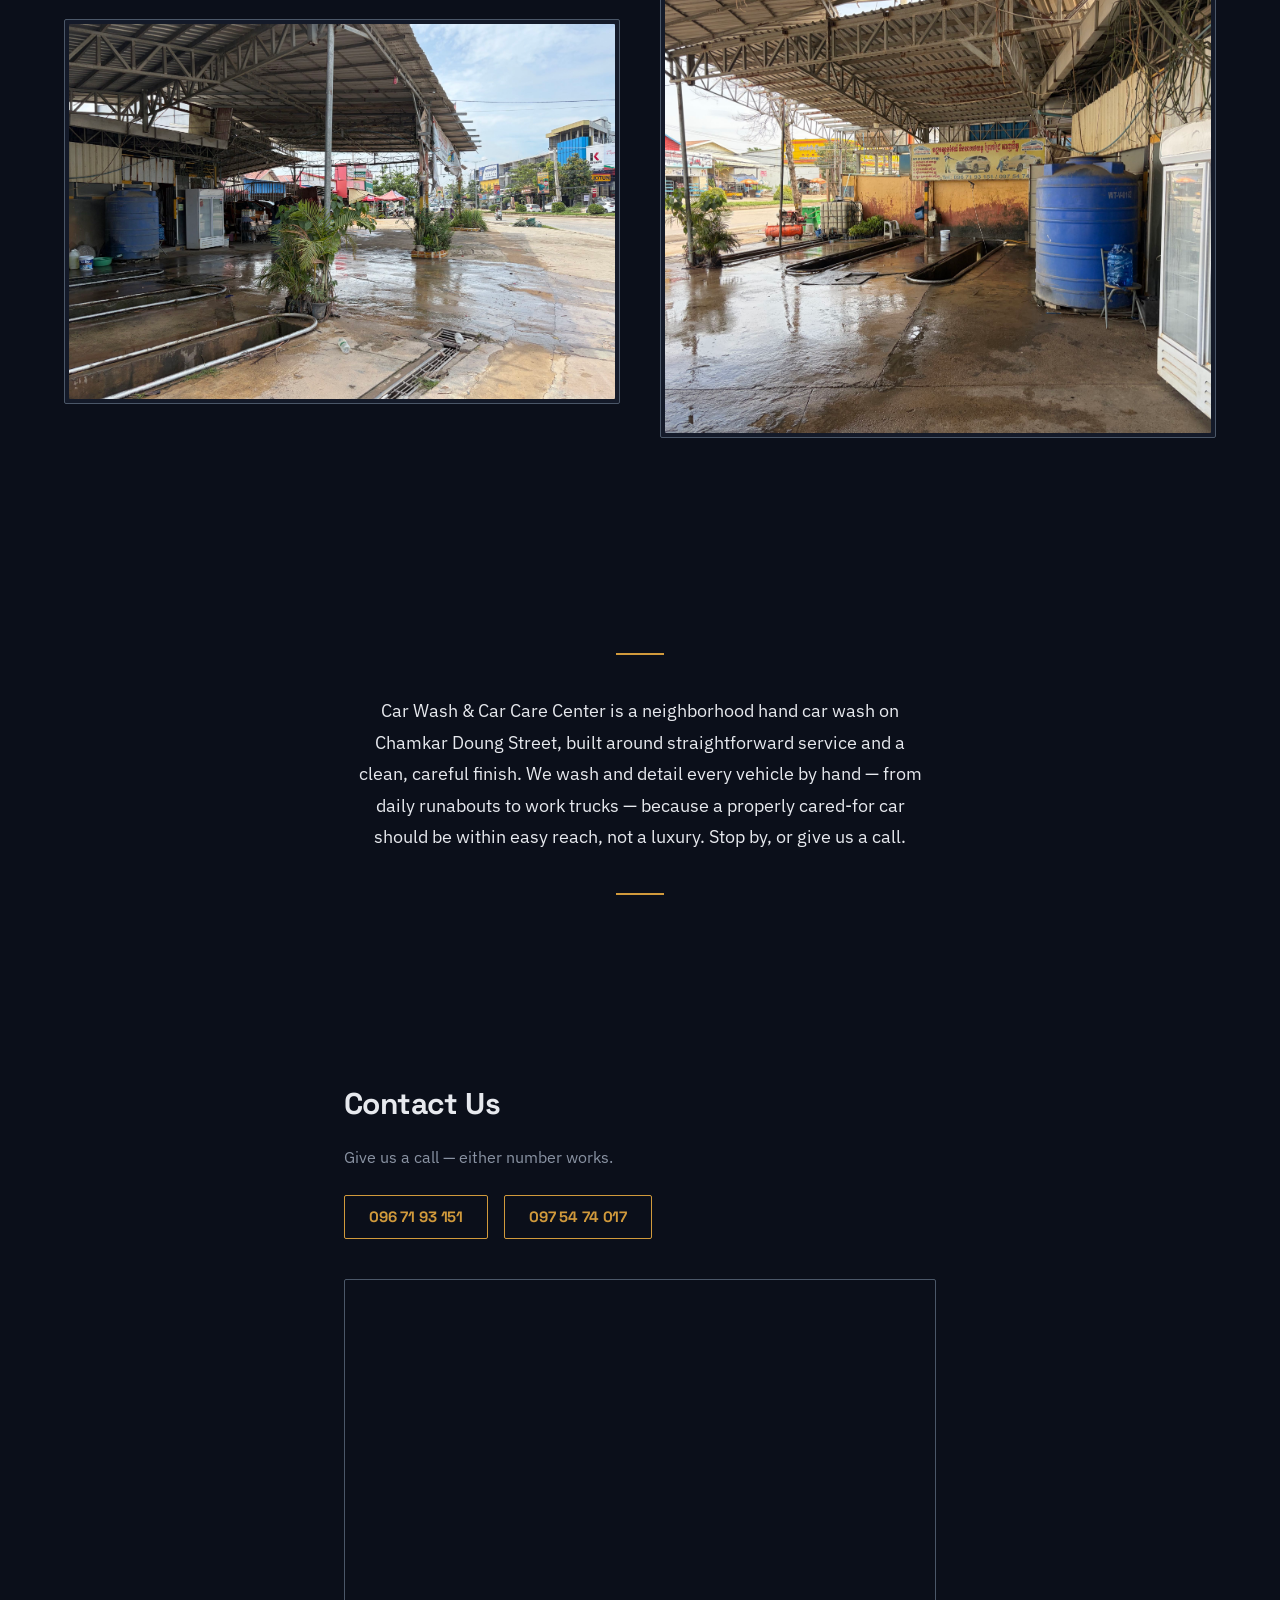
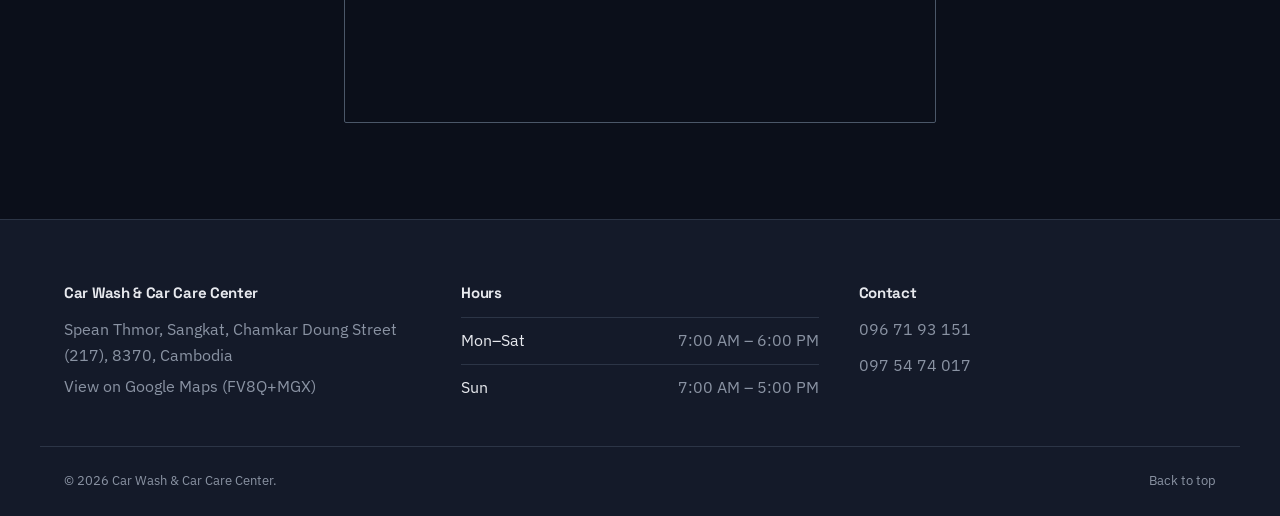
<file: design-concepts/v3/index.html>
<!DOCTYPE html>
<html lang="en">
<head>
  <meta charset="UTF-8" />
  <meta name="viewport" content="width=device-width, initial-scale=1.0" />
  <title>Car Wash &amp; Car Care Center — Riverside Trust (Concept 3)</title>
  <meta name="description" content="Car Wash &amp; Car Care Center — hand car wash and detailing in Chamkar Doung, Cambodia. Walk in or call." />

  <link rel="preconnect" href="https://fonts.googleapis.com" />
  <link rel="preconnect" href="https://fonts.gstatic.com" crossorigin />
  <link href="https://fonts.googleapis.com/css2?family=IBM+Plex+Sans:wght@400;500&family=Space+Grotesk:wght@500;700&family=Noto+Sans+Khmer:wght@400;500;700&display=swap" rel="stylesheet" />

  <link rel="stylesheet" href="/design-concepts/switcher.css" />
  <link rel="stylesheet" href="/design-concepts/v3/styles.css" />
</head>
<body>

  <nav class="theme-switcher" aria-label="Design theme switcher" style="--switcher-accent:#D19A3C; --switcher-accent-ink:#0B0F1A;">
    <span class="theme-switcher__label">Concept:</span>
    <a href="/design-concepts/v1/index.html">1 · Modern Sabai</a>
    <a href="/design-concepts/v2/index.html">2 · Auto Atelier</a>
    <a href="/design-concepts/v3/index.html" aria-current="page">3 · Riverside Trust</a>
    <a href="/design-concepts/v4/index.html">4 · Krama &amp; Concrete</a>
    <a href="/design-concepts/v5/index.html">5 · Clearwater Minimal</a>
  </nav>

  <header class="site-header" id="top">
    <div class="container header__inner">
      <a class="brand" href="#top">Car Wash &amp; Car Care Center</a>

      <button type="button" class="nav-toggle" id="navToggle" aria-expanded="false" aria-controls="primaryNav" aria-label="Toggle navigation menu">
        <span class="nav-toggle__bar"></span>
        <span class="nav-toggle__bar"></span>
        <span class="nav-toggle__bar"></span>
      </button>

      <nav class="primary-nav" id="primaryNav" aria-label="Primary">
        <ul class="primary-nav__list">
          <li><a href="#top">Home</a></li>
          <li><a href="#services">Services</a></li>
          <li><a href="#gallery">Gallery</a></li>
          <li><a href="#about">About</a></li>
          <li><a href="#contact">Contact</a></li>
        </ul>
        <a class="btn btn--gold primary-nav__cta" href="tel:+855967193151">Call Us</a>
      </nav>
    </div>
  </header>

  <main>

    <section class="hero" aria-labelledby="hero-heading">
      <div class="hero__copy">
        <h1 id="hero-heading">Your Car, Properly Cared For</h1>
        <p class="hero__subtext">Hand car wash and detailing in Chamkar Doung — walk in or call.</p>
        <a class="btn btn--gold btn--lg" href="tel:+855967193151">Call Us</a>
      </div>
      <div class="hero__media">
        <img src="/assets/images/Carwash10.jpg" alt="Overhead banner at the shop reading its Khmer name, with a row of vehicle brand logos and the Cambodian flag flying above the wash bay." />
        <div class="hero__overlay" aria-hidden="true"></div>
        <p class="hero__caption">The hand-painted sign over the bay reads <span lang="km">លាងឡាន ពេញចិត្ត</span> — read literally, “car wash, satisfied.” Penh Chet (ពេញចិត្ត) is the shop's motto.</p>
      </div>
    </section>

    <div class="trust-strip">
      <div class="container trust-strip__inner">
        <span>Every vehicle welcome — sedans to pickups</span>
        <span>Cambodian-owned, neighborhood car wash</span>
        <span>Walk-ins welcome, or call ahead</span>
      </div>
    </div>

    <section class="section services" id="services">
      <div class="container">
        <h2>Services</h2>

        <ul class="price-list">
          <li class="price-list__row">
            <div class="price-list__info">
              <h3>Car Wash</h3>
              <p>Full exterior wash, by hand.</p>
            </div>
            <p class="price-list__price" lang="km">លាងរថយន្ត</p>
          </li>
          <li class="price-list__row">
            <div class="price-list__info">
              <h3>Seat &amp; Cushion Cleaning</h3>
              <p>Upholstery shampoo for seats and cushions.</p>
            </div>
            <p class="price-list__price" lang="km">បោកពូក</p>
          </li>
          <li class="price-list__row">
            <div class="price-list__info">
              <h3>Engine Wash</h3>
              <p>Cleaning of the engine bay.</p>
            </div>
            <p class="price-list__price" lang="km">លាងម៉ាស៊ីន</p>
          </li>
          <li class="price-list__row">
            <div class="price-list__info">
              <h3>Car Polishing</h3>
              <p>Exterior polish and shine.</p>
            </div>
            <p class="price-list__price" lang="km">ប៉ូលារថយន្ត</p>
          </li>
          <li class="price-list__row">
            <div class="price-list__info">
              <h3>Engine Oil Change</h3>
              <p>Engine oil change.</p>
            </div>
            <p class="price-list__price" lang="km">ប្តូរប្រេងម៉ាស៊ីន</p>
          </li>
        </ul>
      </div>
    </section>

    <section class="section gallery" id="gallery">
      <div class="container">
        <h2>Gallery</h2>
        <div class="gallery-grid">
          <figure class="gallery-grid__item gallery-grid__item--accent">
            <img src="/assets/images/Carwash1.jpg" style="--ar:4/5;" alt="Wide view of the wash bay with concrete wash troughs, a yellow service-list banner, and a blue water tank." />
          </figure>
          <figure class="gallery-grid__item">
            <img src="/assets/images/Carwash2.jpg" style="--ar:4/3;" alt="An orange pickup truck being washed at street level, with workers, a resting dog, and neighboring shopfront signage." />
          </figure>
          <figure class="gallery-grid__item">
            <img src="/assets/images/Carwash9.jpg" style="--ar:16/11;" alt="Covered walkway with a blue water tank, drainage channel, and street view toward neighboring shops." />
          </figure>
          <figure class="gallery-grid__item gallery-grid__item--accent">
            <img src="/assets/images/Carwash11.jpg" style="--ar:5/6;" alt="Wider view of the wash bay's overhead banner with neighboring shops visible along the street." />
          </figure>
          <figure class="gallery-grid__item">
            <img src="/assets/images/Carwash14.jpg" style="--ar:4/3;" alt="An orange pickup truck at the wash bay with workers nearby and a dog resting in the shade." />
          </figure>
          <figure class="gallery-grid__item">
            <img src="/assets/images/Carwash6.jpg" style="--ar:5/4;" alt="Empty wash-bay troughs with a product shelf and the yellow service banner in the background." />
          </figure>
        </div>
      </div>
    </section>

    <section class="section about" id="about">
      <div class="container about__inner">
        <hr class="rule" />
        <p class="about__text">Car Wash &amp; Car Care Center is a neighborhood hand car wash on Chamkar Doung Street, built around straightforward service and a clean, careful finish. We wash and detail every vehicle by hand — from daily runabouts to work trucks — because a properly cared-for car should be within easy reach, not a luxury. Stop by, or give us a call.</p>
        <hr class="rule" />
      </div>
    </section>

    <section class="section contact" id="contact">
      <div class="container contact__grid">

        <div class="contact__side">
          <h2>Contact Us</h2>
          <p>Give us a call — either number works.</p>

          <div class="contact__links">
            <a class="btn btn--outline-gold" href="tel:+855967193151">096 71 93 151</a>
            <a class="btn btn--outline-gold" href="tel:+855975474017">097 54 74 017</a>
          </div>

          <div class="map-frame">
            <iframe
              src="https://www.google.com/maps?q=FV8Q%2BMGX+Phnom+Penh+Cambodia&output=embed"
              title="Map showing Car Wash &amp; Car Care Center on Chamkar Doung Street"
              loading="lazy"
              referrerpolicy="no-referrer-when-downgrade"></iframe>
          </div>
        </div>

      </div>
    </section>

  </main>

  <footer class="site-footer">
    <div class="container footer__grid">
      <div class="footer__col">
        <h3>Car Wash &amp; Car Care Center</h3>
        <p>Spean Thmor, Sangkat, Chamkar Doung Street (217), 8370, Cambodia</p>
        <p><a href="https://www.google.com/maps/search/?api=1&query=FV8Q%2BMGX+Phnom+Penh+Cambodia" target="_blank" rel="noopener">View on Google Maps (FV8Q+MGX)</a></p>
      </div>

      <div class="footer__col">
        <h3>Hours</h3>
        <dl class="hours-list">
          <div>
            <dt>Mon–Sat</dt>
            <dd>7:00 AM – 6:00 PM</dd>
          </div>
          <div>
            <dt>Sun</dt>
            <dd>7:00 AM – 5:00 PM</dd>
          </div>
        </dl>
      </div>

      <div class="footer__col">
        <h3>Contact</h3>
        <ul class="footer__social">
          <li><a href="tel:+855967193151">096 71 93 151</a></li>
          <li><a href="tel:+855975474017">097 54 74 017</a></li>
        </ul>
      </div>
    </div>

    <div class="container footer__bottom">
      <p>&copy; 2026 Car Wash &amp; Car Care Center.</p>
      <a href="#top">Back to top</a>
    </div>
  </footer>

  <script src="/design-concepts/v3/main.js"></script>
</body>
</html>
</file>
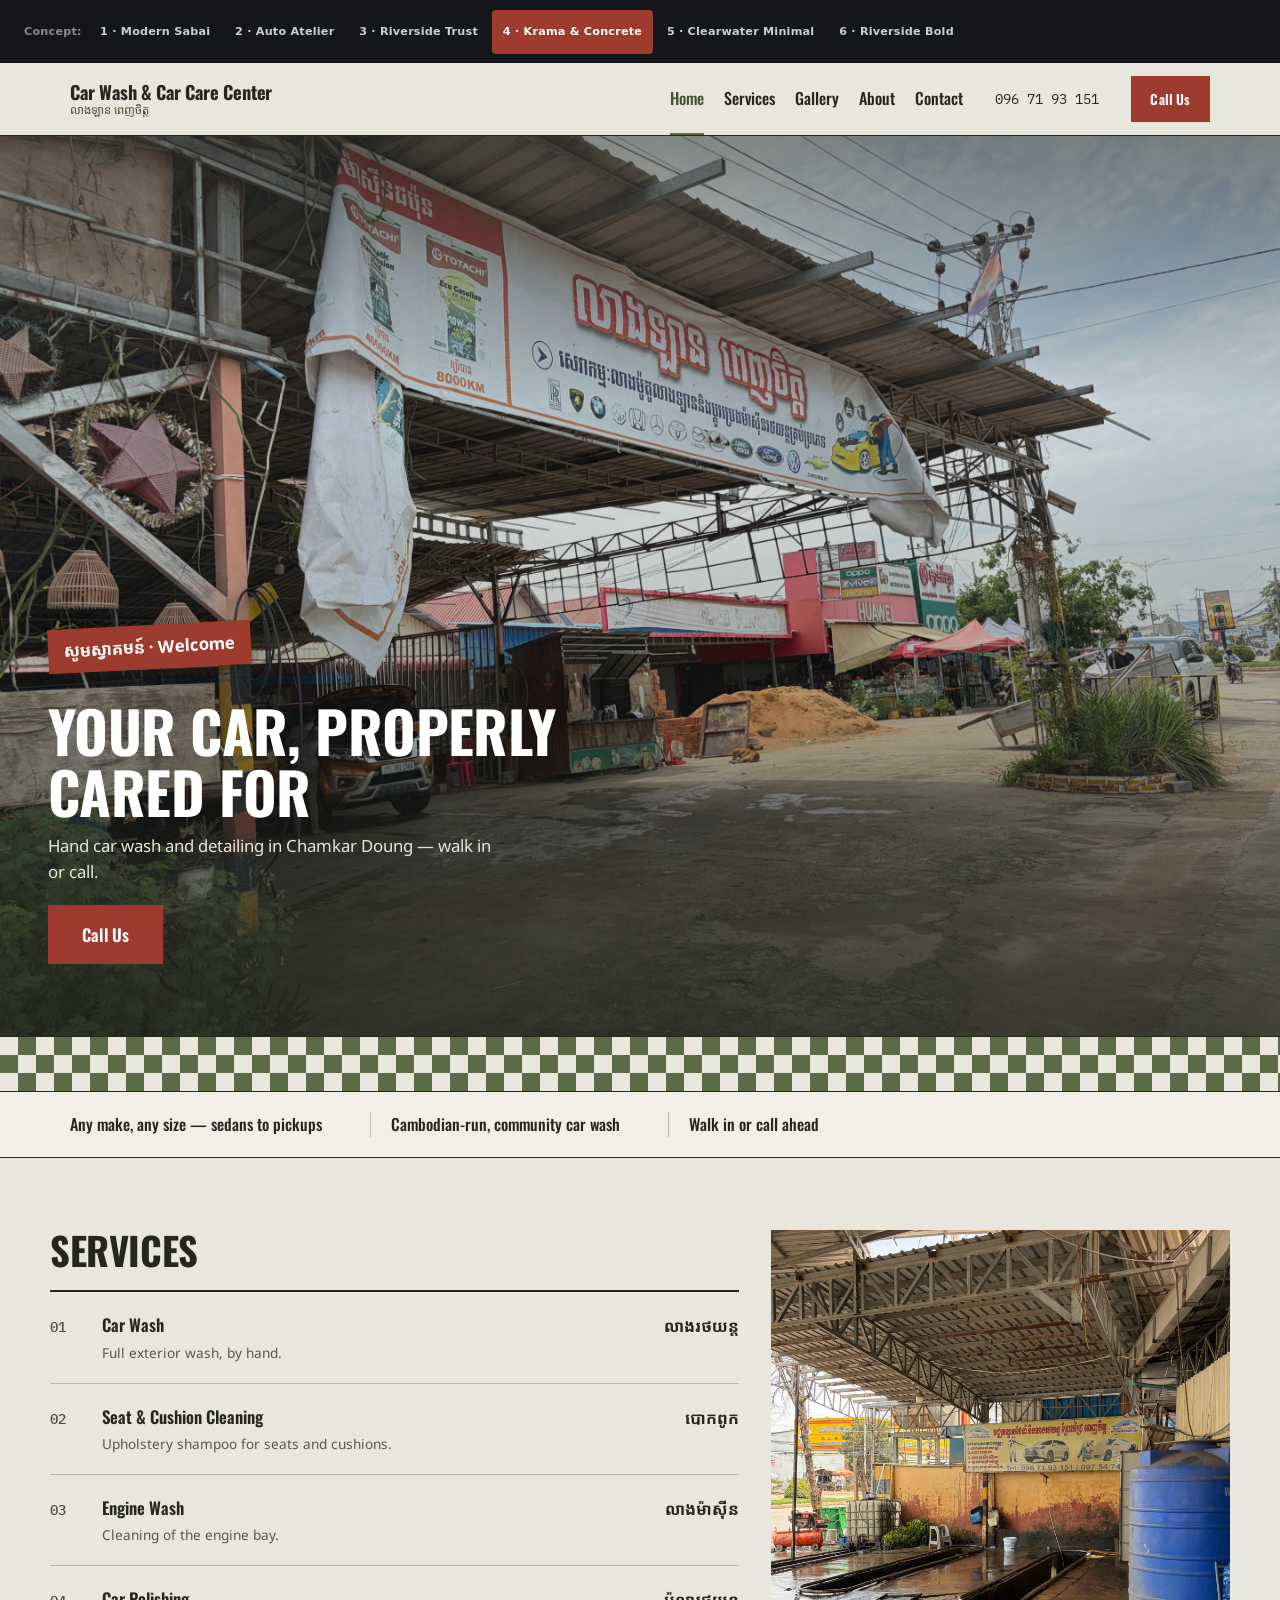
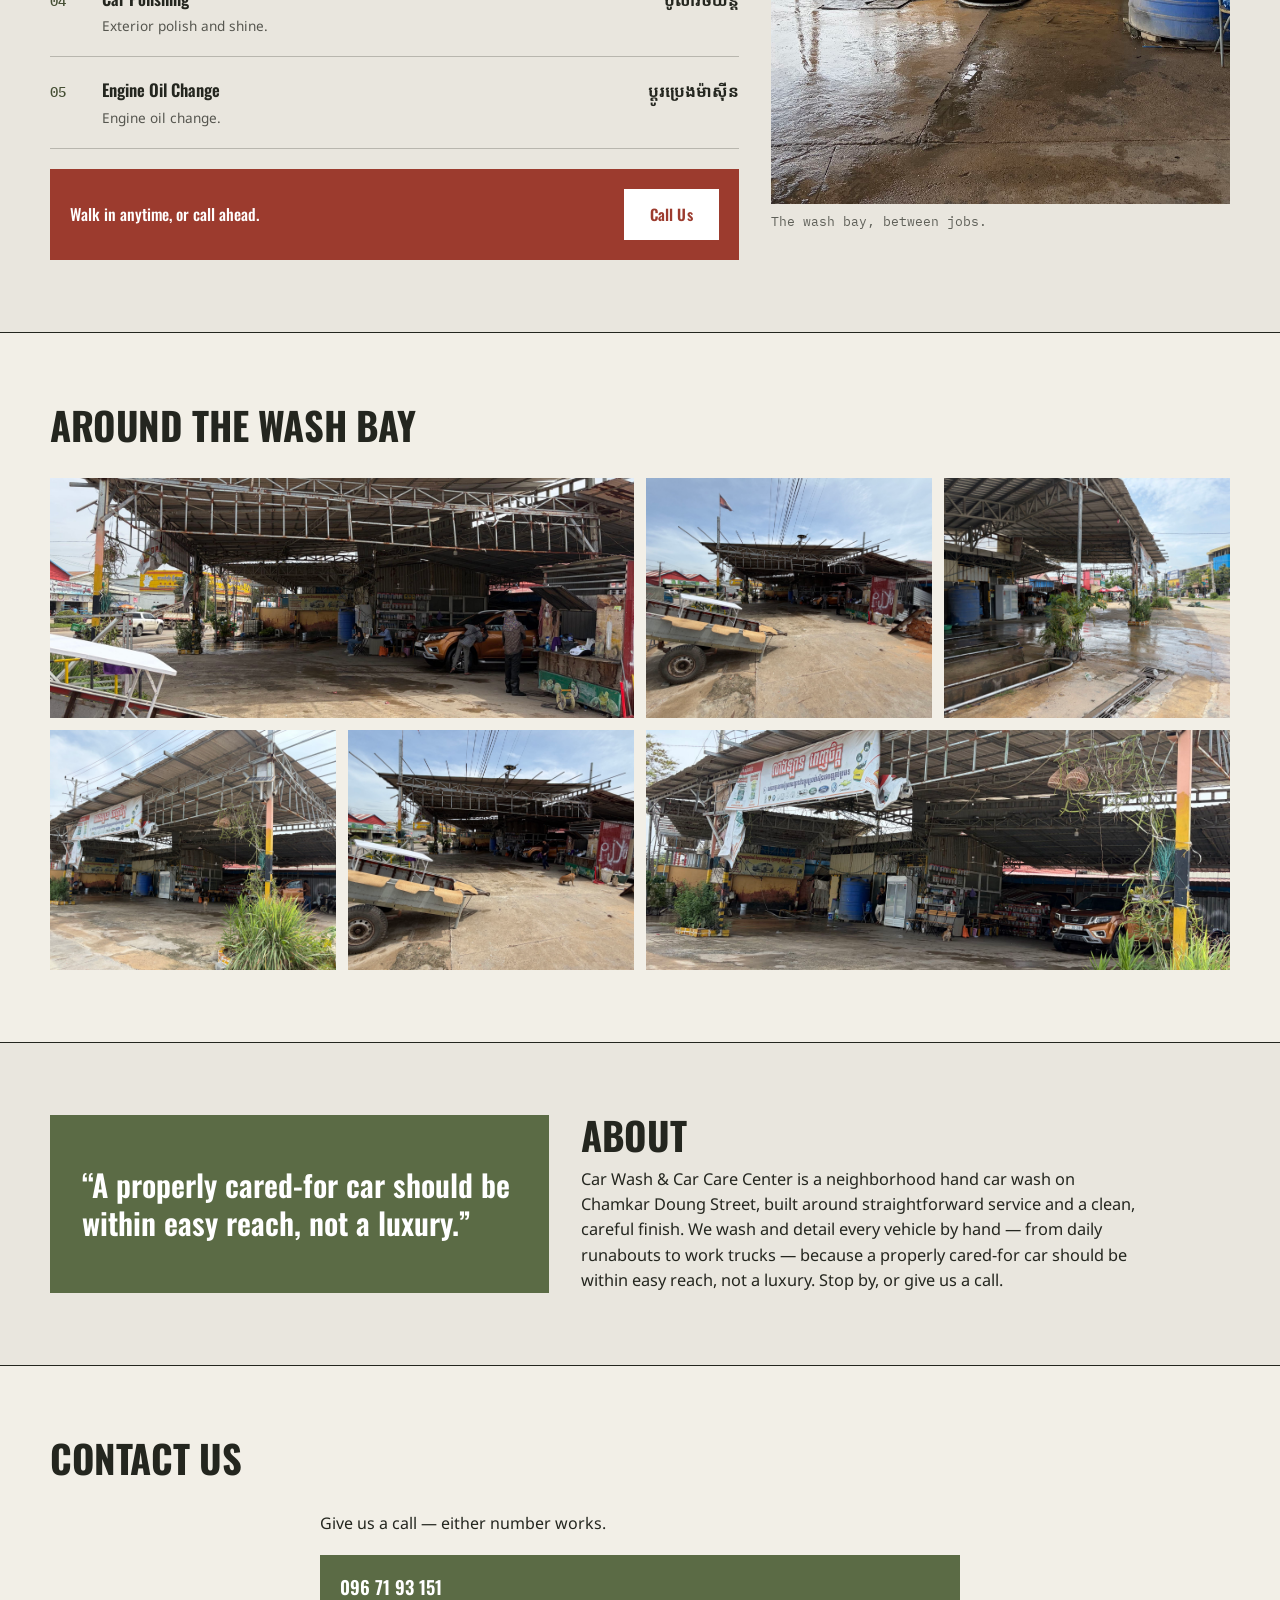
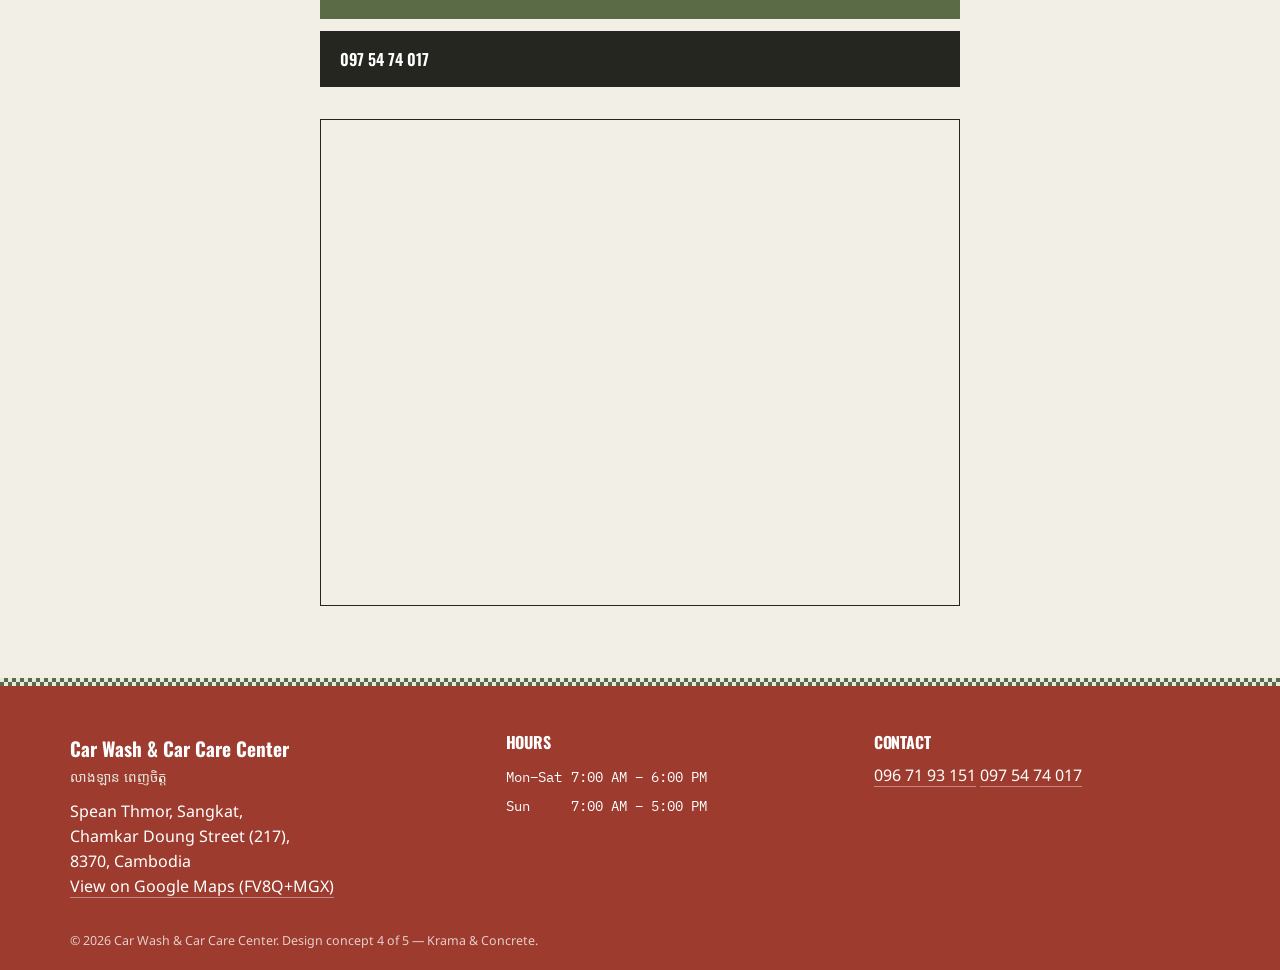
<file: design-concepts/v4/index.html>
<!doctype html>
<html lang="en">
<head>
<meta charset="UTF-8" />
<meta name="viewport" content="width=device-width, initial-scale=1.0" />
<title>Car Wash &amp; Car Care Center — Krama &amp; Concrete (Concept 4)</title>
<meta name="description" content="Car Wash &amp; Car Care Center — neighborhood hand car wash and detailing on Chamkar Doung Street. Design concept 4 of 5." />

<link rel="preconnect" href="https://fonts.googleapis.com" />
<link rel="preconnect" href="https://fonts.gstatic.com" crossorigin />
<link href="https://fonts.googleapis.com/css2?family=Oswald:wght@500;600;700&family=Noto+Sans:wght@400;500;700&family=Noto+Sans+Khmer:wght@400;700&family=IBM+Plex+Mono:wght@500;600&display=swap" rel="stylesheet" />

<link rel="stylesheet" href="/design-concepts/switcher.css" />
<link rel="stylesheet" href="/design-concepts/v4/styles.css" />
</head>
<body>

<nav class="theme-switcher" aria-label="Design theme switcher" style="--switcher-accent:#9C3B2E; --switcher-accent-ink:#ffffff;">
  <span class="theme-switcher__label">Concept:</span>
  <a href="/design-concepts/v1/index.html">1 · Modern Sabai</a>
  <a href="/design-concepts/v2/index.html">2 · Auto Atelier</a>
  <a href="/design-concepts/v3/index.html">3 · Riverside Trust</a>
  <a href="/design-concepts/v4/index.html" aria-current="page">4 · Krama &amp; Concrete</a>
  <a href="/design-concepts/v5/index.html">5 · Clearwater Minimal</a>
  <a href="/design-concepts/v6/index.html">6 · Riverside Bold</a>
</nav>

<a class="skip-link" href="#main">Skip to content</a>

<header class="site-header">
  <div class="site-header__inner">
    <a class="brand" href="#top">
      <span class="brand__en">Car Wash &amp; Car Care Center</span>
      <span class="brand__km" lang="km">លាងឡាន ពេញចិត្ត</span>
    </a>

    <button class="nav-toggle" type="button" aria-expanded="false" aria-controls="primary-nav">
      <span class="nav-toggle__bar"></span>
      <span class="nav-toggle__bar"></span>
      <span class="nav-toggle__bar"></span>
      <span class="sr-only">Menu</span>
    </button>

    <div class="header-panel" id="primary-nav">
      <nav class="primary-nav" aria-label="Primary">
        <ul>
          <li><a href="#top" class="nav-link" data-nav>Home</a></li>
          <li><a href="#services" class="nav-link" data-nav>Services</a></li>
          <li><a href="#gallery" class="nav-link" data-nav>Gallery</a></li>
          <li><a href="#about" class="nav-link" data-nav>About</a></li>
          <li><a href="#contact" class="nav-link" data-nav>Contact</a></li>
        </ul>
      </nav>
      <a class="header-phone" href="tel:+855967193151">096 71 93 151</a>
    </div>

    <a class="btn btn--brick header-cta" href="tel:+855967193151">Call Us</a>
  </div>
</header>

<main id="main">

  <section class="hero" id="top">
    <div class="hero__media">
      <img
        src="/assets/images/Carwash10.jpg"
        alt="The wash bay's real overhead banner, hand-painted with the shop's Khmer name and motto and a row of vehicle brand logos, with the Cambodian flag flying beside it"
        width="2000"
        height="1500"
      />
      <div class="hero__scrim" aria-hidden="true"></div>
    </div>

    <p class="hero__tag">សូមស្វាគមន៍ · Welcome</p>

    <div class="hero__content">
      <h1>Your Car, Properly Cared For</h1>
      <p class="hero__subtext">Hand car wash and detailing in Chamkar Doung — walk in or call.</p>
      <a class="btn btn--brick btn--lg" href="tel:+855967193151">Call Us</a>
    </div>
  </section>

  <div class="krama-strip" role="presentation" aria-hidden="true"></div>

  <section class="trust" aria-label="Why Car Wash &amp; Car Care Center">
    <ul class="trust__list">
      <li>Any make, any size — sedans to pickups</li>
      <li>Cambodian-run, community car wash</li>
      <li>Walk in or call ahead</li>
    </ul>
  </section>

  <section class="services" id="services">
    <div class="services__inner">

      <div class="ledger">
        <div class="ledger__header">
          <h2>Services</h2>
        </div>

        <ol class="ledger__rows">
          <li class="ledger__row">
            <span class="ledger__num">01</span>
            <span class="ledger__name">
              Car Wash
              <small>Full exterior wash, by hand.</small>
            </span>
            <span class="ledger__price" lang="km">លាងរថយន្ត</span>
          </li>
          <li class="ledger__row">
            <span class="ledger__num">02</span>
            <span class="ledger__name">
              Seat &amp; Cushion Cleaning
              <small>Upholstery shampoo for seats and cushions.</small>
            </span>
            <span class="ledger__price" lang="km">បោកពូក</span>
          </li>
          <li class="ledger__row">
            <span class="ledger__num">03</span>
            <span class="ledger__name">
              Engine Wash
              <small>Cleaning of the engine bay.</small>
            </span>
            <span class="ledger__price" lang="km">លាងម៉ាស៊ីន</span>
          </li>
          <li class="ledger__row">
            <span class="ledger__num">04</span>
            <span class="ledger__name">
              Car Polishing
              <small>Exterior polish and shine.</small>
            </span>
            <span class="ledger__price" lang="km">ប៉ូលារថយន្ត</span>
          </li>
          <li class="ledger__row">
            <span class="ledger__num">05</span>
            <span class="ledger__name">
              Engine Oil Change
              <small>Engine oil change.</small>
            </span>
            <span class="ledger__price" lang="km">ប្តូរប្រេងម៉ាស៊ីន</span>
          </li>
        </ol>

        <div class="ledger__total">
          <span>Walk in anytime, or call ahead.</span>
          <a class="btn btn--brick" href="tel:+855967193151">Call Us</a>
        </div>
      </div>

      <figure class="services__figure">
        <img
          src="/assets/images/Carwash6.jpg"
          alt="Empty concrete wash troughs inside the bay, with the shop's yellow service-list banner and product shelf visible along the back wall"
          width="1500"
          height="2000"
          loading="lazy"
        />
        <figcaption>The wash bay, between jobs.</figcaption>
      </figure>

    </div>
  </section>

  <section class="gallery" id="gallery">
    <h2>Around the Wash Bay</h2>
    <div class="gallery__grid">
      <figure class="gallery__item gallery__item--wide">
        <img src="/assets/images/Carwash2.jpg" alt="An orange pickup truck being washed at street level, with workers at the shopfront and a dog resting nearby" loading="lazy" />
      </figure>
      <figure class="gallery__item">
        <img src="/assets/images/Carwash4.jpg" alt="Wide view of the wash bay shed with the Cambodian flag flying above the roofline" loading="lazy" />
      </figure>
      <figure class="gallery__item">
        <img src="/assets/images/Carwash9.jpg" alt="Covered walkway beside the wash bay with a water tank, drainage channel, and greenery along the street" loading="lazy" />
      </figure>
      <figure class="gallery__item">
        <img src="/assets/images/Carwash12.jpg" alt="Workers washing an orange pickup truck with its hood open, a brick pile stacked nearby" loading="lazy" />
      </figure>
      <figure class="gallery__item">
        <img src="/assets/images/Carwash3.jpg" alt="Street-level view of the wash bay with a graffiti-tagged wall in the background" loading="lazy" />
      </figure>
      <figure class="gallery__item gallery__item--wide">
        <img src="/assets/images/Carwash16.jpg" alt="The wash bay banner in evening light, with an orange pickup truck parked under the shed" loading="lazy" />
      </figure>
    </div>
  </section>

  <section class="about" id="about">
    <div class="about__grid">
      <blockquote class="about__quote">
        <p>&ldquo;A properly cared-for car should be within easy reach, not a luxury.&rdquo;</p>
      </blockquote>
      <div class="about__body">
        <h2>About</h2>
        <p>Car Wash &amp; Car Care Center is a neighborhood hand car wash on Chamkar Doung Street, built around straightforward service and a clean, careful finish. We wash and detail every vehicle by hand — from daily runabouts to work trucks — because a properly cared-for car should be within easy reach, not a luxury. Stop by, or give us a call.</p>
      </div>
    </div>
  </section>

  <section class="contact" id="contact">
    <h2>Contact Us</h2>
    <div class="contact__grid">

      <div class="contact__info">
        <p class="contact__intro">Give us a call — either number works.</p>
        <div class="chat-links">
          <a class="chat-link chat-link--primary" href="tel:+855967193151">
            <span class="chat-link__label">096 71 93 151</span>
          </a>
          <a class="chat-link" href="tel:+855975474017">
            <span class="chat-link__label">097 54 74 017</span>
          </a>
        </div>

        <div class="map-embed">
          <iframe
            src="https://www.google.com/maps?q=FV8Q%2BMGX+Phnom+Penh+Cambodia&output=embed"
            loading="lazy"
            referrerpolicy="no-referrer-when-downgrade"
            title="Map to Car Wash &amp; Car Care Center, Chamkar Doung Street"
          ></iframe>
        </div>
      </div>

    </div>
  </section>

</main>

<footer class="site-footer">
  <div class="site-footer__inner">
    <div class="footer-col">
      <p class="footer-brand">Car Wash &amp; Car Care Center</p>
      <p class="footer-km" lang="km">លាងឡាន ពេញចិត្ត</p>
      <p>Spean Thmor, Sangkat,<br />Chamkar Doung Street (217),<br />8370, Cambodia</p>
      <p><a href="https://www.google.com/maps/search/?api=1&query=FV8Q%2BMGX+Phnom+Penh+Cambodia" target="_blank" rel="noopener">View on Google Maps (FV8Q+MGX)</a></p>
    </div>

    <div class="footer-col">
      <h3>Hours</h3>
      <table class="hours-table">
        <tbody>
          <tr><th scope="row">Mon–Sat</th><td>7:00 AM – 6:00 PM</td></tr>
          <tr><th scope="row">Sun</th><td>7:00 AM – 5:00 PM</td></tr>
        </tbody>
      </table>
    </div>

    <div class="footer-col">
      <h3>Contact</h3>
      <a href="tel:+855967193151">096 71 93 151</a>
      <a href="tel:+855975474017">097 54 74 017</a>
    </div>
  </div>

  <p class="footer-note">&copy; 2026 Car Wash &amp; Car Care Center. Design concept 4 of 5 — Krama &amp; Concrete.</p>
</footer>

<script src="/design-concepts/v4/main.js"></script>
</body>
</html>
</file>
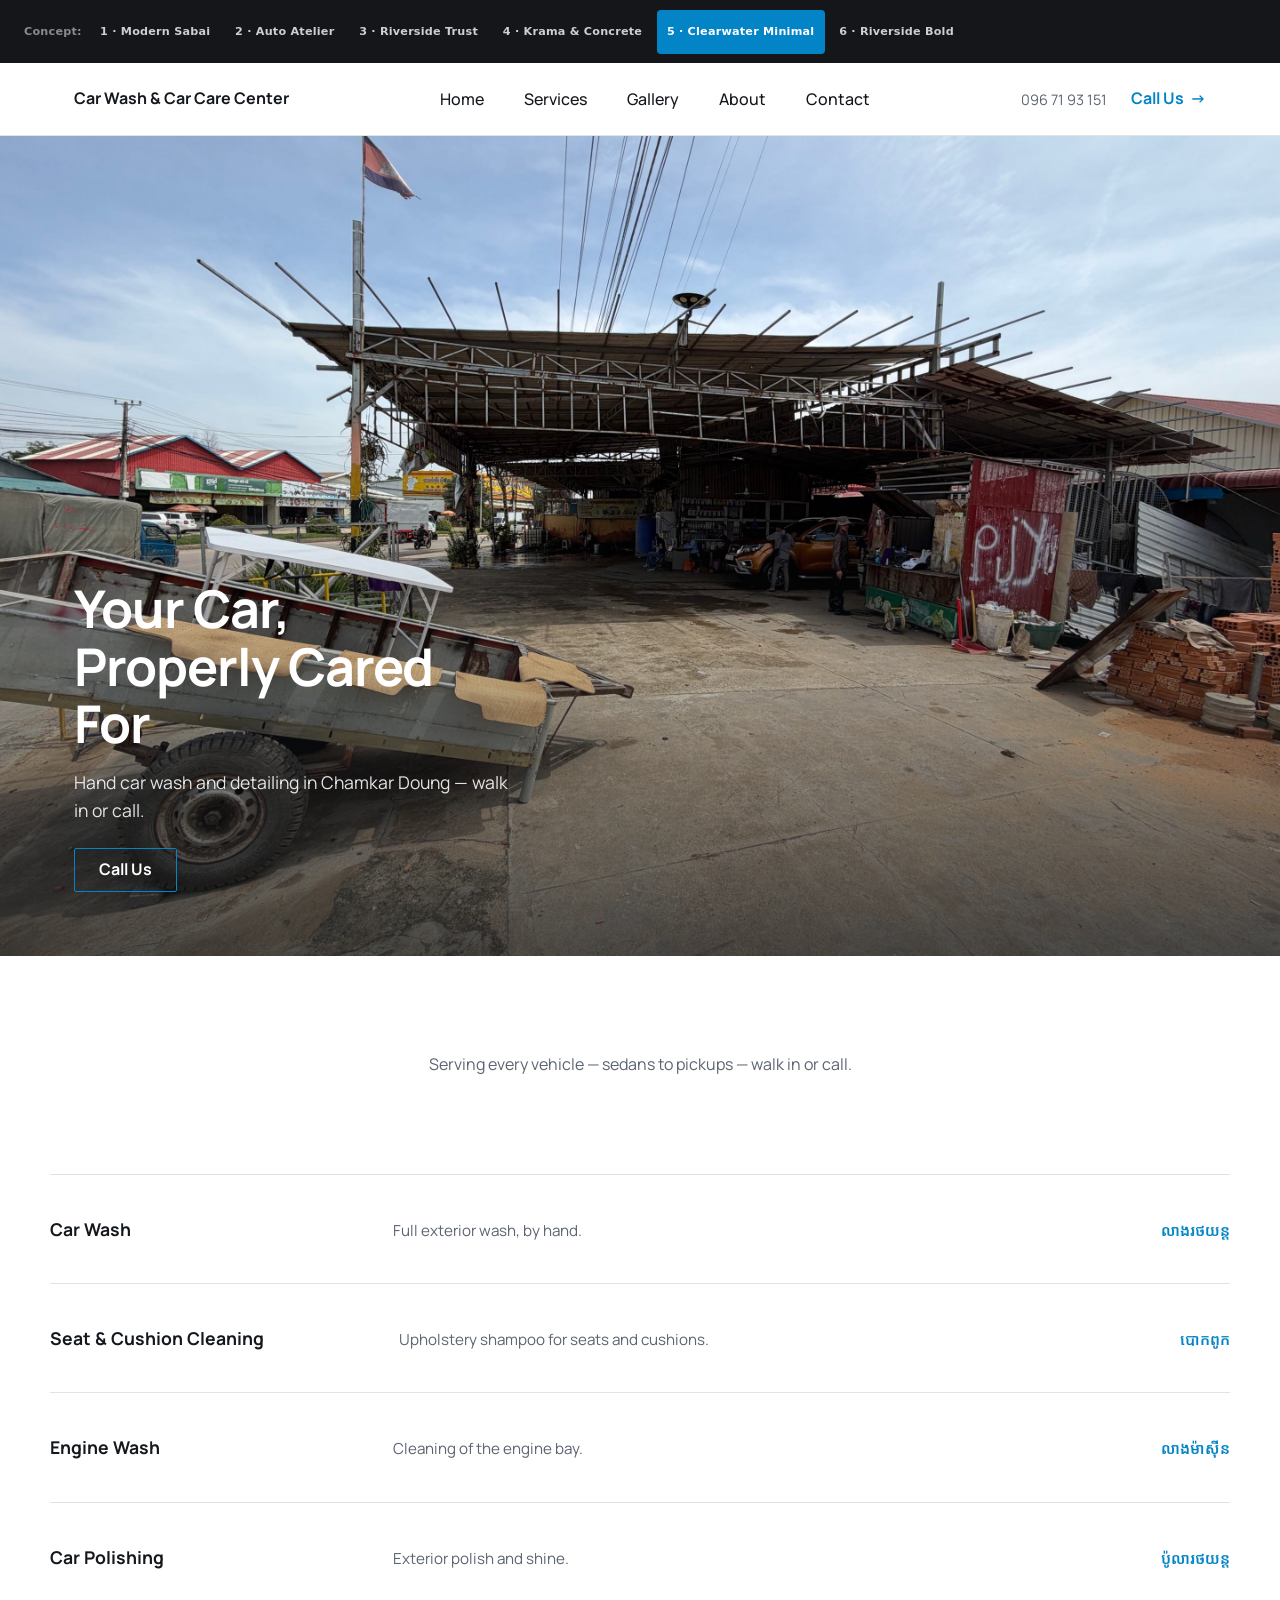
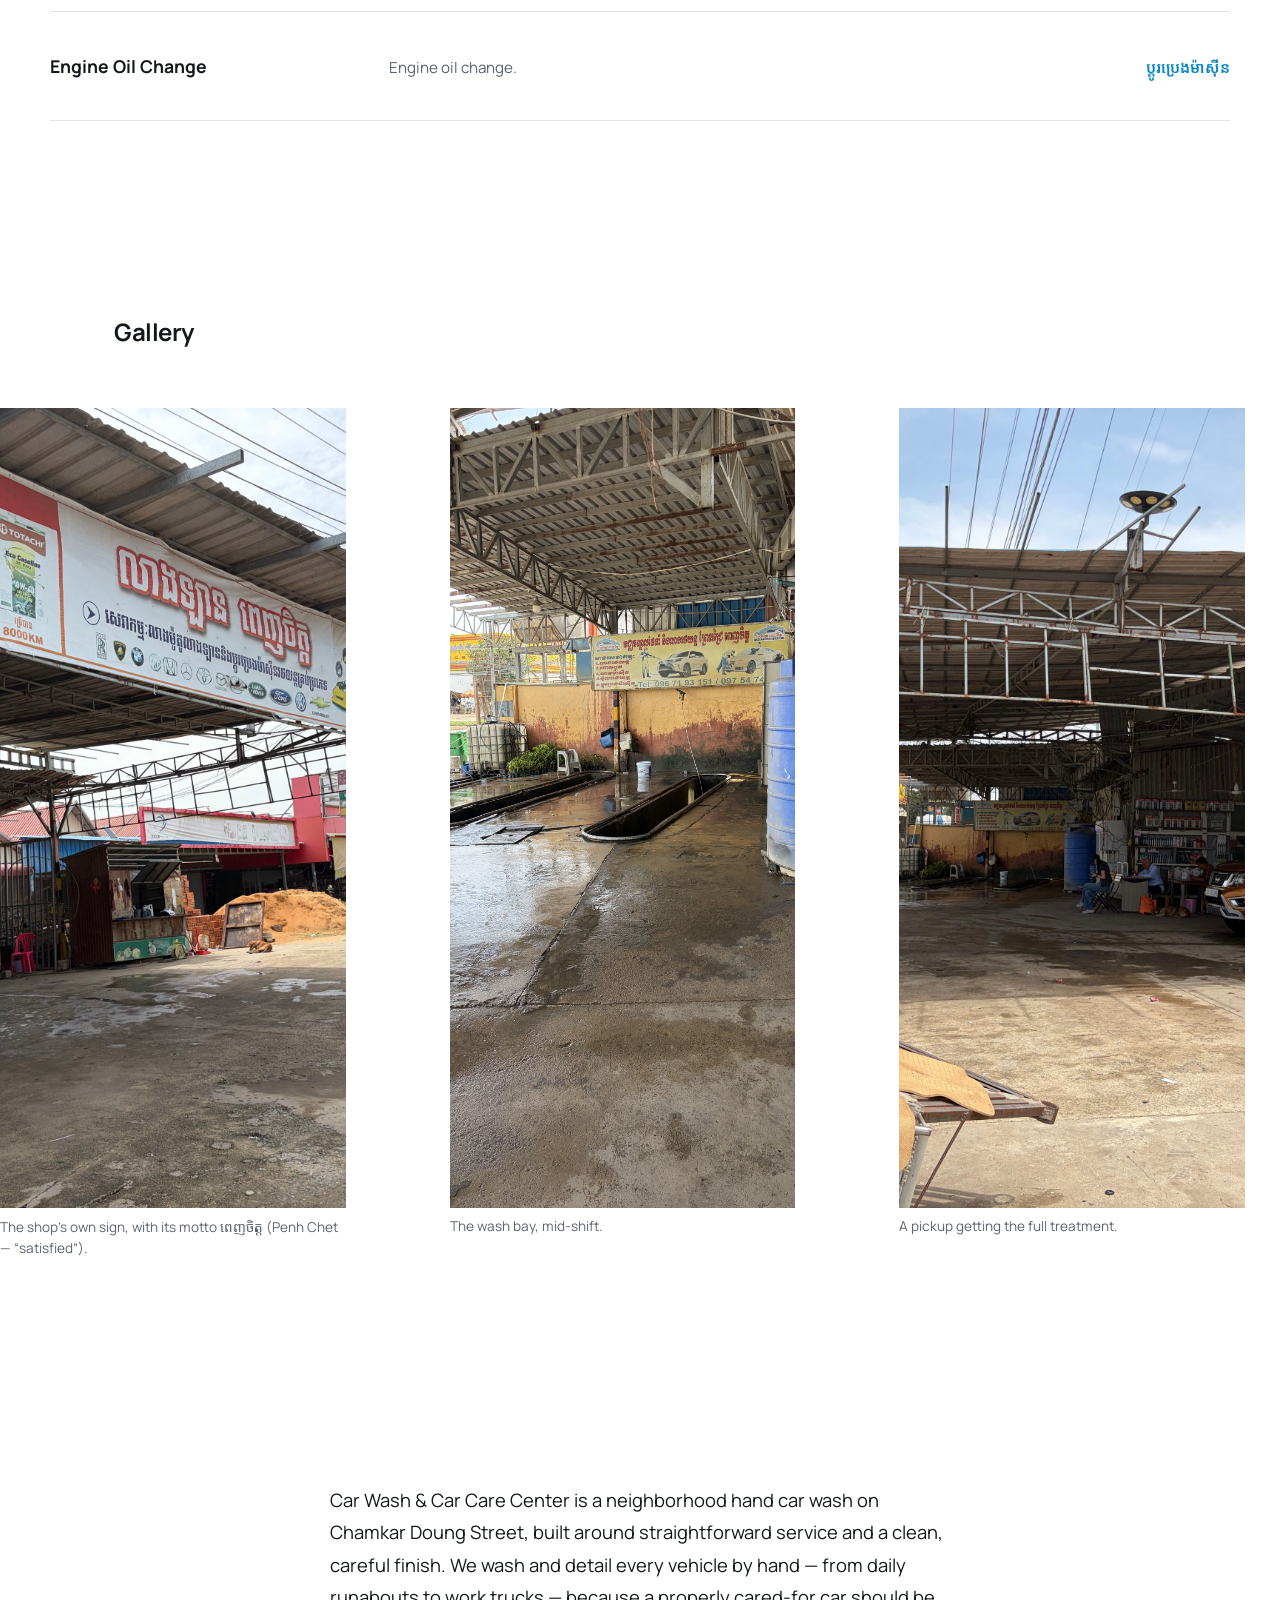
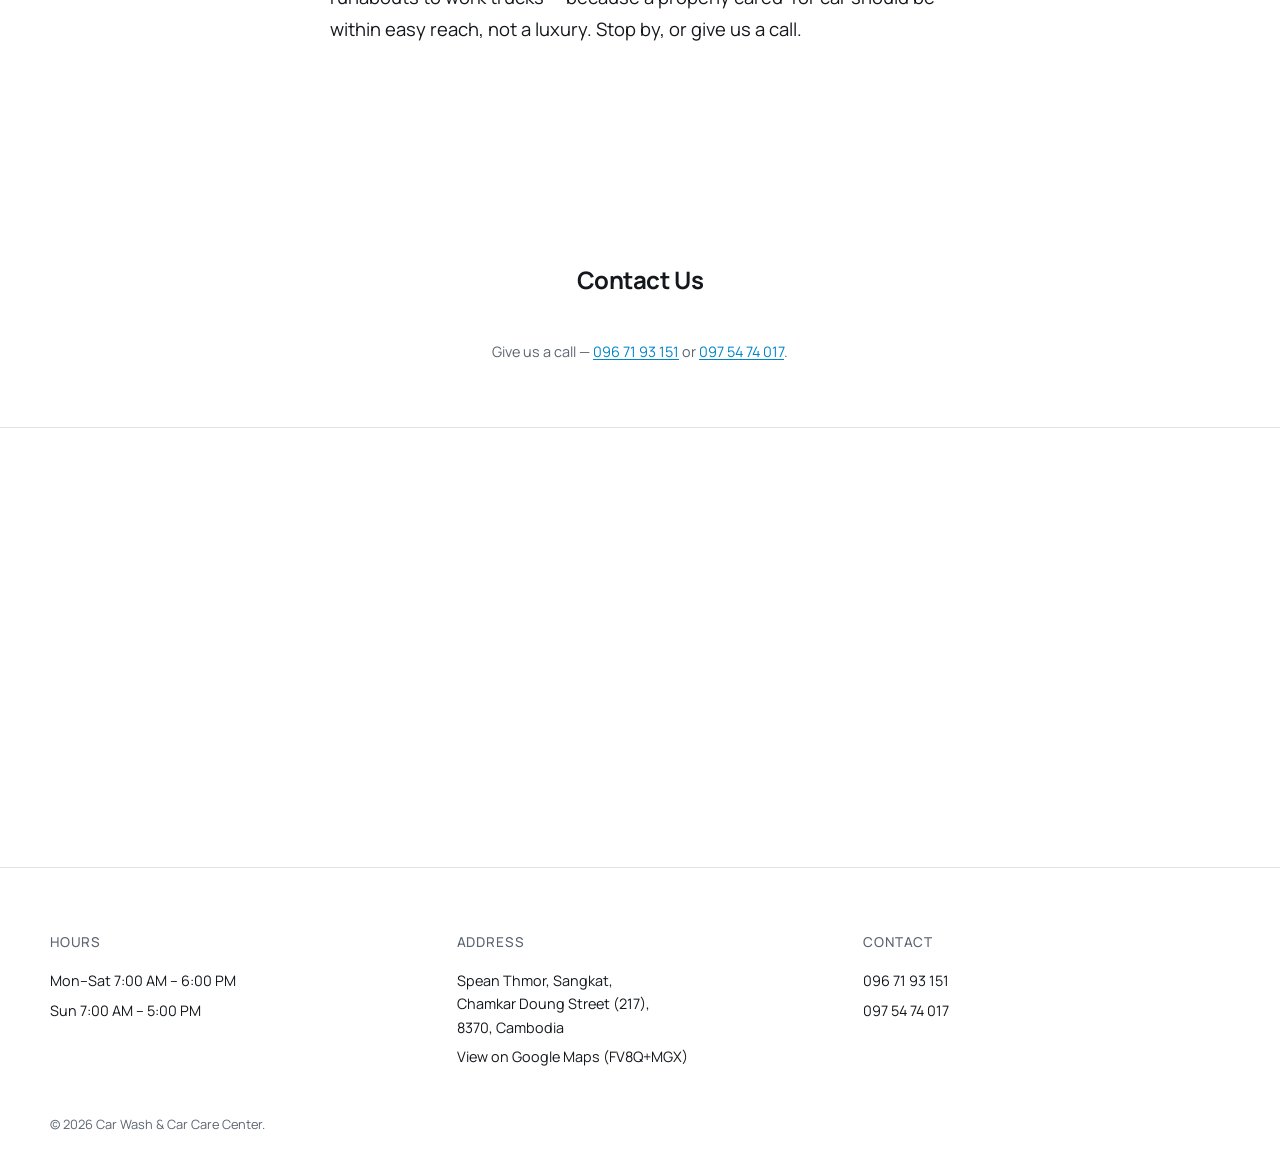
<file: design-concepts/v5/index.html>
<!DOCTYPE html>
<html lang="en">
<head>
<meta charset="UTF-8" />
<meta name="viewport" content="width=device-width, initial-scale=1.0" />
<title>Car Wash &amp; Car Care Center — Clearwater Minimal</title>
<meta name="description" content="Car Wash &amp; Car Care Center — a neighborhood hand car wash and detailing service on Chamkar Doung Street. Walk in or call." />

<link rel="preconnect" href="https://fonts.googleapis.com" />
<link rel="preconnect" href="https://fonts.gstatic.com" crossorigin />
<link href="https://fonts.googleapis.com/css2?family=IBM+Plex+Mono:wght@400;500&amp;family=Manrope:wght@400;500;700&amp;family=Noto+Sans+Khmer:wght@400;500;700&amp;display=swap" rel="stylesheet" />

<link rel="stylesheet" href="/design-concepts/switcher.css" />
<link rel="stylesheet" href="/design-concepts/v5/styles.css" />
</head>
<body>

<nav class="theme-switcher" aria-label="Design theme switcher" style="--switcher-accent:#0284C7; --switcher-accent-ink:#ffffff;">
  <span class="theme-switcher__label">Concept:</span>
  <a href="/design-concepts/v1/index.html">1 · Modern Sabai</a>
  <a href="/design-concepts/v2/index.html">2 · Auto Atelier</a>
  <a href="/design-concepts/v3/index.html">3 · Riverside Trust</a>
  <a href="/design-concepts/v4/index.html">4 · Krama &amp; Concrete</a>
  <a href="/design-concepts/v5/index.html" aria-current="page">5 · Clearwater Minimal</a>
  <a href="/design-concepts/v6/index.html">6 · Riverside Bold</a>
</nav>

<header class="header">
  <div class="header__row">
    <a href="#top" class="header__brand">Car Wash &amp; Car Care Center</a>

    <button class="header__toggle" id="navToggle" aria-expanded="false" aria-controls="primaryNav">
      Menu
    </button>

    <nav class="header__nav" id="primaryNav" aria-label="Primary">
      <a href="#top">Home</a>
      <a href="#services">Services</a>
      <a href="#gallery">Gallery</a>
      <a href="#about">About</a>
      <a href="#contact">Contact</a>
    </nav>

    <div class="header__aside">
      <a class="header__phone" href="tel:+855967193151">096 71 93 151</a>
      <a class="header__cta" href="tel:+855967193151">Call Us <span aria-hidden="true">&rarr;</span></a>
    </div>
  </div>
</header>

<main id="top">

  <!-- Hero -->
  <section class="hero">
    <img
      class="hero__image"
      src="/assets/images/Carwash4.jpg"
      alt="Wide view of the wash bay with the Cambodian flag flying above the covered wash shed."
      width="1600" height="1067"
    />
    <div class="hero__content">
      <h1 class="hero__headline">Your Car, Properly Cared For</h1>
      <p class="hero__subtext">Hand car wash and detailing in Chamkar Doung — walk in or call.</p>
      <a href="tel:+855967193151" class="hero__cta">Call Us</a>
    </div>
  </section>

  <!-- Trust line -->
  <section class="trust">
    <p>Serving every vehicle — sedans to pickups — walk in or call.</p>
  </section>

  <!-- Services -->
  <section class="services" id="services">
    <div class="services__inner">
      <h2 class="visually-hidden">Services</h2>

      <div class="services__list" role="list">
        <div class="services__row" role="listitem">
          <span class="services__label">Car Wash</span>
          <span class="services__desc">Full exterior wash, by hand.</span>
          <span class="services__price" lang="km">លាងរថយន្ត</span>
        </div>
        <div class="services__row" role="listitem">
          <span class="services__label">Seat &amp; Cushion Cleaning</span>
          <span class="services__desc">Upholstery shampoo for seats and cushions.</span>
          <span class="services__price" lang="km">បោកពូក</span>
        </div>
        <div class="services__row" role="listitem">
          <span class="services__label">Engine Wash</span>
          <span class="services__desc">Cleaning of the engine bay.</span>
          <span class="services__price" lang="km">លាងម៉ាស៊ីន</span>
        </div>
        <div class="services__row" role="listitem">
          <span class="services__label">Car Polishing</span>
          <span class="services__desc">Exterior polish and shine.</span>
          <span class="services__price" lang="km">ប៉ូលារថយន្ត</span>
        </div>
        <div class="services__row" role="listitem">
          <span class="services__label">Engine Oil Change</span>
          <span class="services__desc">Engine oil change.</span>
          <span class="services__price" lang="km">ប្តូរប្រេងម៉ាស៊ីន</span>
        </div>
      </div>
    </div>
  </section>

  <!-- Gallery -->
  <section class="gallery" id="gallery">
    <h2 class="gallery__heading">Gallery</h2>
    <div class="gallery__track">
      <figure class="gallery__item">
        <img src="/assets/images/Carwash10.jpg" alt="Overhead banner at the wash reading &quot;Leang Lan Penh Chett&quot; in Khmer script — the shop's own sign, meaning car wash, satisfied." loading="lazy" width="1200" height="800" />
        <figcaption>The shop's own sign, with its motto <span lang="km">ពេញចិត្ត</span> (Penh Chet — &ldquo;satisfied&rdquo;).</figcaption>
      </figure>
      <figure class="gallery__item">
        <img src="/assets/images/Carwash1.jpg" alt="Interior wash bay with concrete wash troughs and a blue water tank." loading="lazy" width="1200" height="800" />
        <figcaption>The wash bay, mid-shift.</figcaption>
      </figure>
      <figure class="gallery__item">
        <img src="/assets/images/Carwash2.jpg" alt="An orange pickup truck being washed at street level by the team." loading="lazy" width="1200" height="800" />
        <figcaption>A pickup getting the full treatment.</figcaption>
      </figure>
      <figure class="gallery__item">
        <img src="/assets/images/Carwash9.jpg" alt="Covered walkway at the wash with a water tank and street view." loading="lazy" width="1200" height="800" />
        <figcaption>The covered walkway out front.</figcaption>
      </figure>
    </div>
  </section>

  <!-- About -->
  <section class="about" id="about">
    <div class="about__inner">
      <h2 class="visually-hidden">About Car Wash &amp; Car Care Center</h2>
      <p>Car Wash &amp; Car Care Center is a neighborhood hand car wash on Chamkar Doung Street, built around straightforward service and a clean, careful finish. We wash and detail every vehicle by hand — from daily runabouts to work trucks — because a properly cared-for car should be within easy reach, not a luxury. Stop by, or give us a call.</p>
    </div>
  </section>

  <!-- Contact -->
  <section class="contact" id="contact">
    <div class="contact__inner">
      <h2 class="contact__heading">Contact Us</h2>

      <p class="contact__chat">
        Give us a call —
        <a href="tel:+855967193151">096 71 93 151</a>
        or
        <a href="tel:+855975474017">097 54 74 017</a>.
      </p>
    </div>

    <iframe
      class="contact__map"
      src="https://www.google.com/maps?q=FV8Q%2BMGX+Phnom+Penh+Cambodia&output=embed"
      title="Map showing the location of Car Wash &amp; Car Care Center"
      loading="lazy"
      referrerpolicy="no-referrer-when-downgrade">
    </iframe>
  </section>

</main>

<footer class="footer">
  <div class="footer__inner">
    <div class="footer__col">
      <h3>Hours</h3>
      <p>Mon–Sat 7:00 AM – 6:00 PM</p>
      <p>Sun 7:00 AM – 5:00 PM</p>
    </div>
    <div class="footer__col">
      <h3>Address</h3>
      <p>Spean Thmor, Sangkat,<br />Chamkar Doung Street (217),<br />8370, Cambodia</p>
      <p><a href="https://www.google.com/maps/search/?api=1&query=FV8Q%2BMGX+Phnom+Penh+Cambodia">View on Google Maps (FV8Q+MGX)</a></p>
    </div>
    <div class="footer__col">
      <h3>Contact</h3>
      <p><a href="tel:+855967193151">096 71 93 151</a></p>
      <p><a href="tel:+855975474017">097 54 74 017</a></p>
    </div>
  </div>
  <p class="footer__legal">&copy; 2026 Car Wash &amp; Car Care Center.</p>
</footer>

<script src="/design-concepts/v5/main.js"></script>
</body>
</html>
</file>
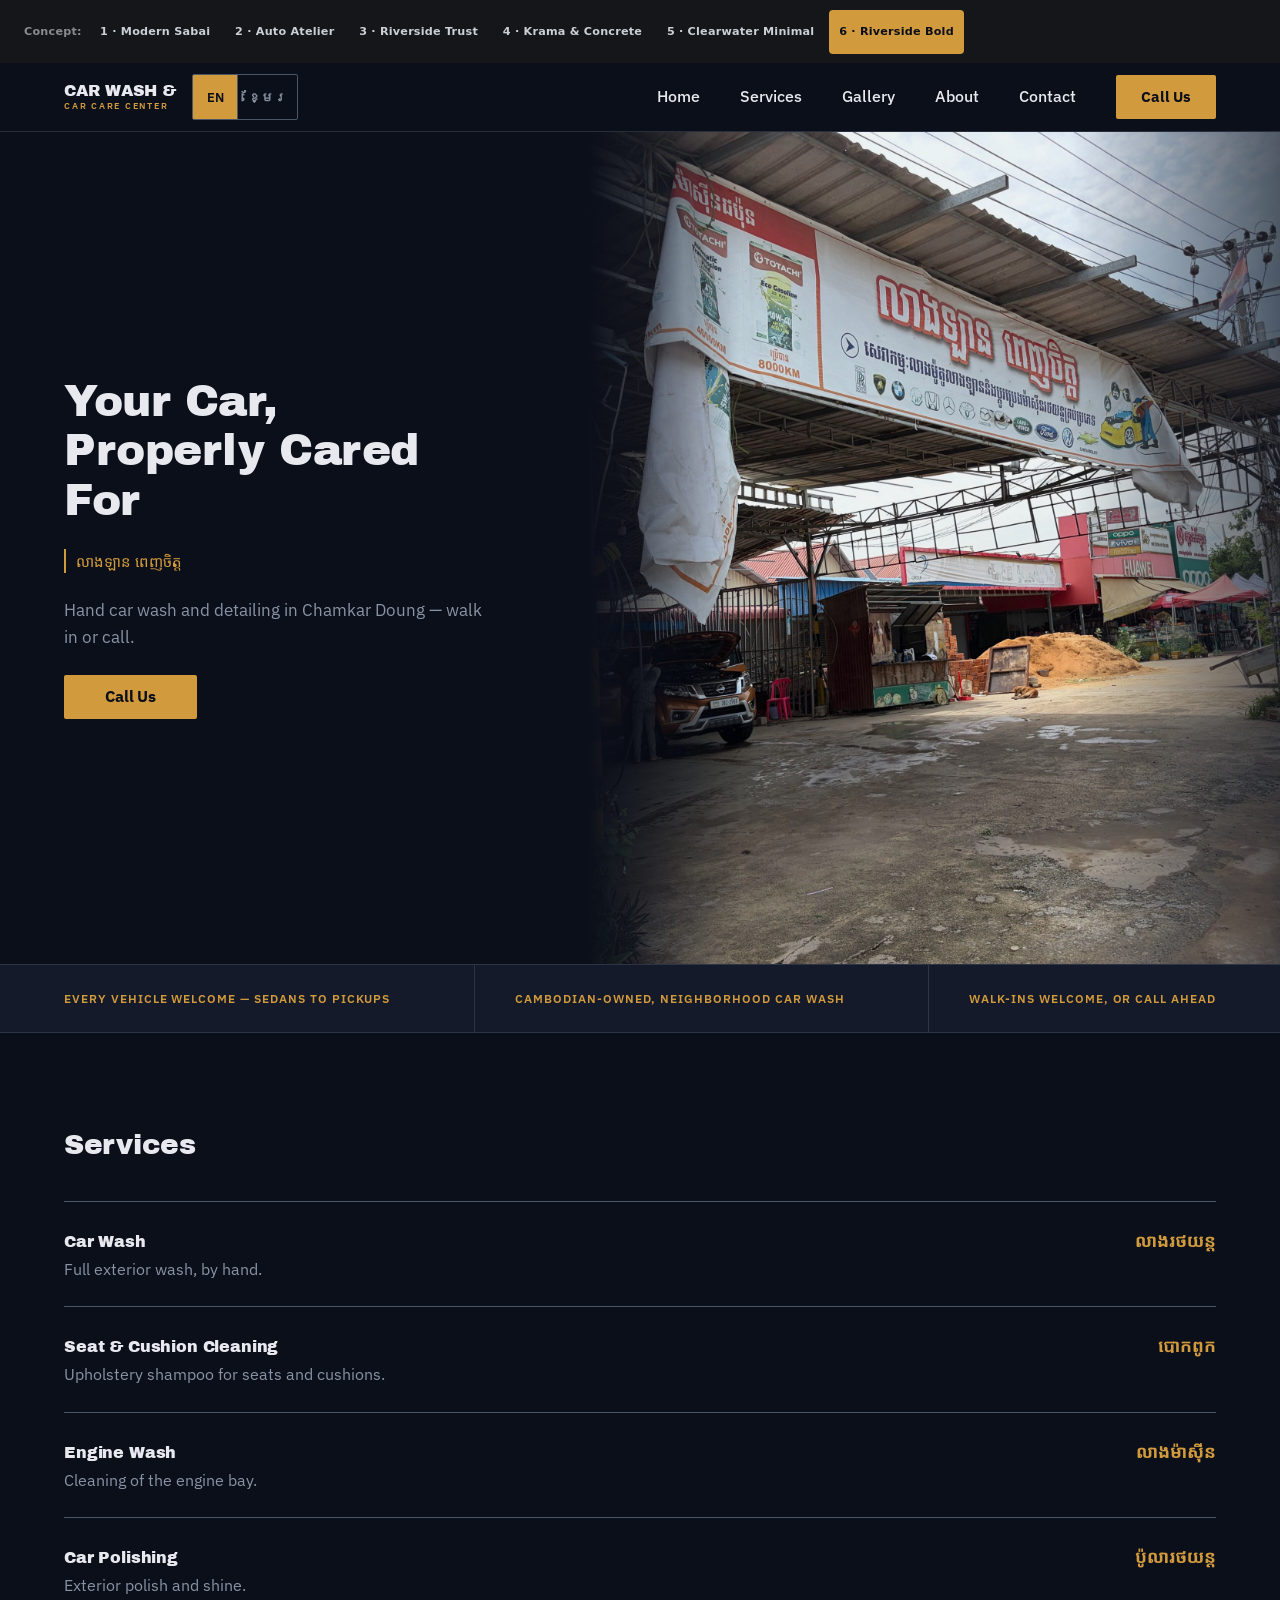
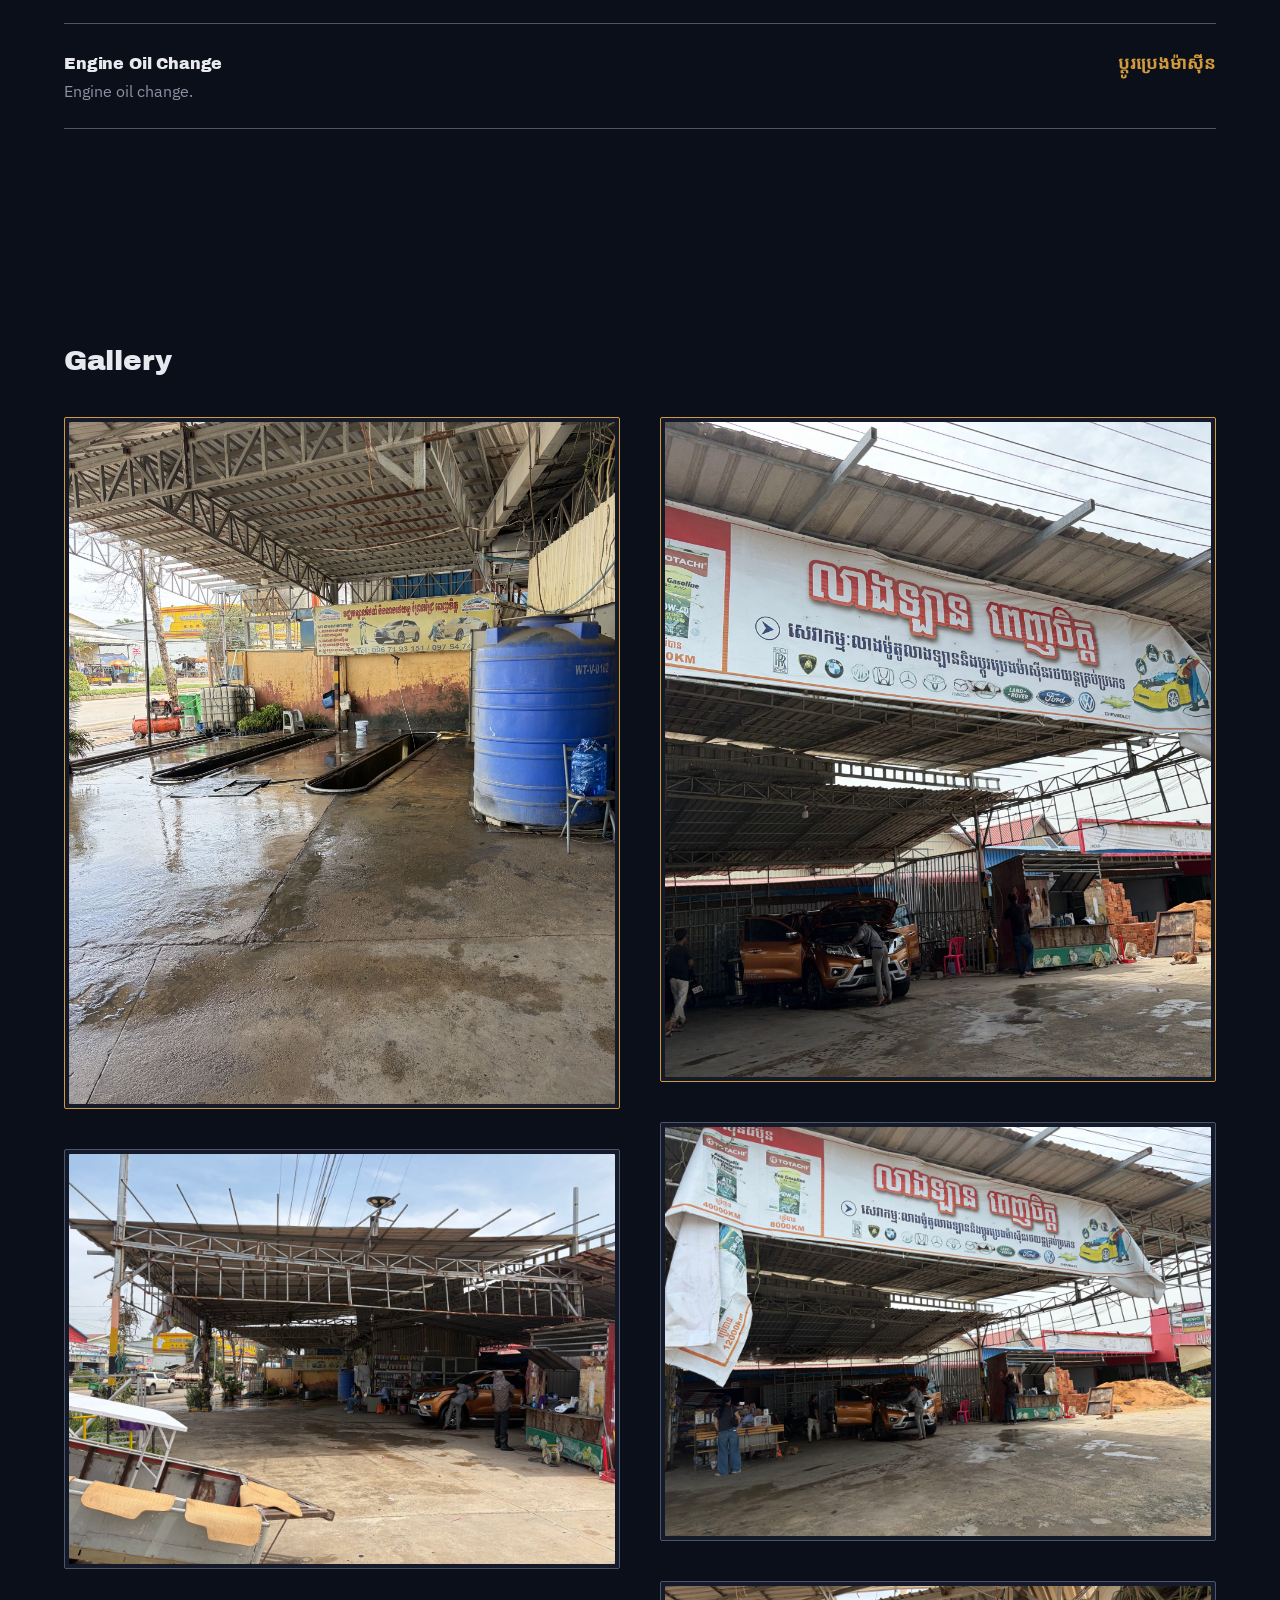
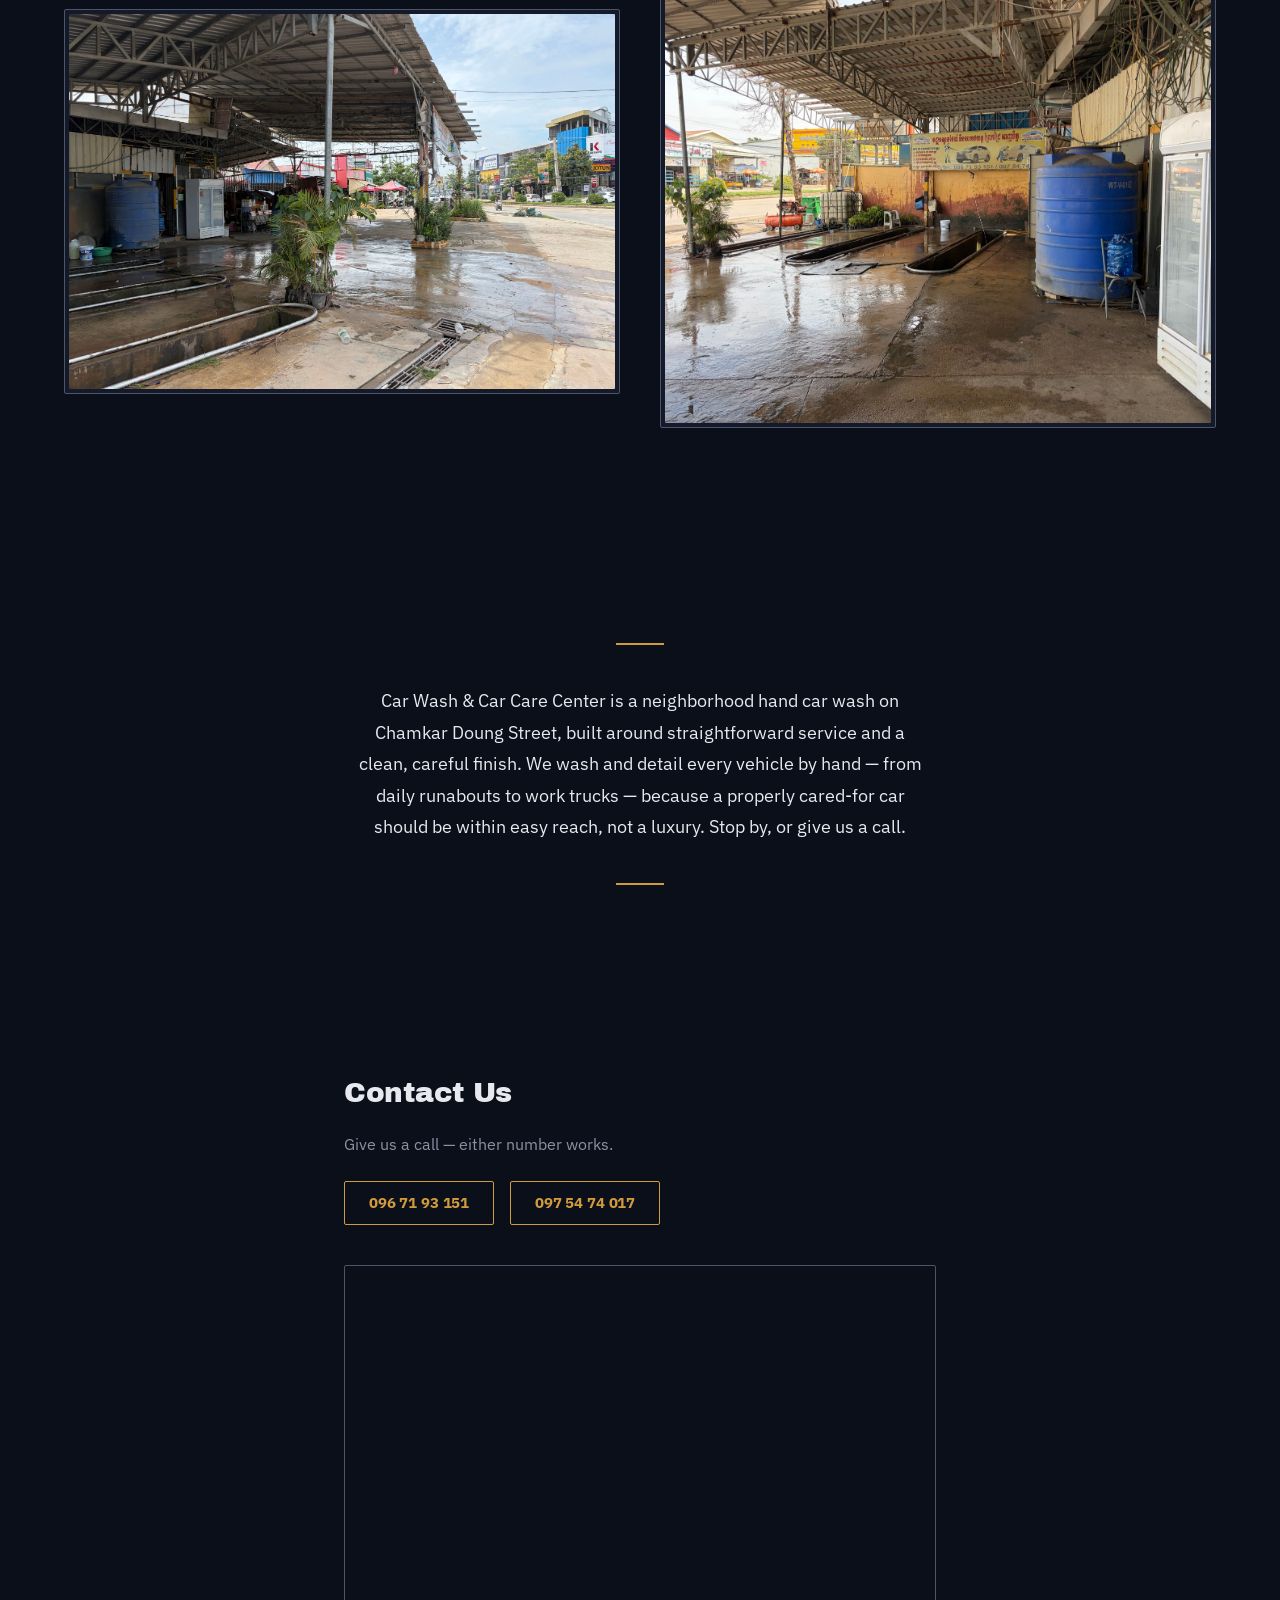
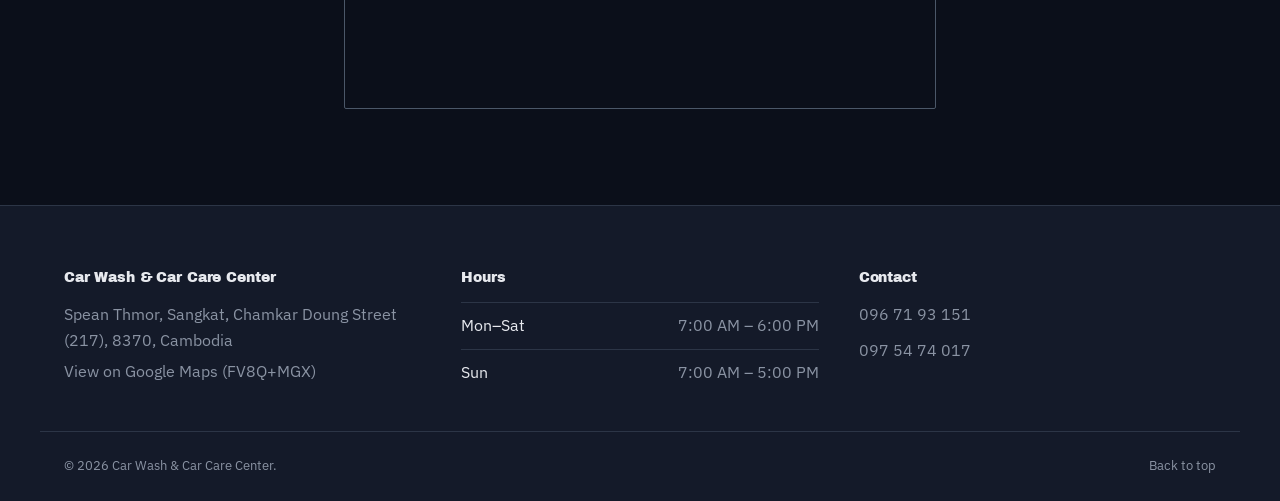
<file: design-concepts/v6/index.html>
<!DOCTYPE html>
<html lang="en">
<head>
  <meta charset="UTF-8" />
  <meta name="viewport" content="width=device-width, initial-scale=1.0" />
  <title>Car Wash &amp; Car Care Center — Riverside Bold (Concept 6)</title>
  <meta name="description" content="Car Wash &amp; Car Care Center — hand car wash and detailing in Chamkar Doung, Cambodia. Walk in or call." />

  <link rel="preconnect" href="https://fonts.googleapis.com" />
  <link rel="preconnect" href="https://fonts.gstatic.com" crossorigin />
  <link href="https://fonts.googleapis.com/css2?family=Archivo+Black&family=IBM+Plex+Sans:wght@400;500&family=Noto+Sans+Khmer:wght@400;500;700&display=swap" rel="stylesheet" />

  <link rel="stylesheet" href="/design-concepts/switcher.css" />
  <link rel="stylesheet" href="/design-concepts/v6/styles.css" />
</head>
<body>

  <nav class="theme-switcher" aria-label="Design theme switcher" style="--switcher-accent:#D19A3C; --switcher-accent-ink:#0B0F1A;">
    <span class="theme-switcher__label">Concept:</span>
    <a href="/design-concepts/v1/index.html">1 · Modern Sabai</a>
    <a href="/design-concepts/v2/index.html">2 · Auto Atelier</a>
    <a href="/design-concepts/v3/index.html">3 · Riverside Trust</a>
    <a href="/design-concepts/v4/index.html">4 · Krama &amp; Concrete</a>
    <a href="/design-concepts/v5/index.html">5 · Clearwater Minimal</a>
    <a href="/design-concepts/v6/index.html" aria-current="page">6 · Riverside Bold</a>
  </nav>

  <header class="site-header" id="top">
    <div class="container header__inner">
      <a class="brand" href="#top">
        <span class="brand__line">Car Wash &amp;</span>
        <span class="brand__sub">Car Care Center</span>
      </a>

      <div class="lang-switch" role="group" aria-label="Language">
        <button type="button" class="lang-switch__btn is-active" id="langEn" data-set-lang="en" aria-pressed="true">EN</button>
        <button type="button" class="lang-switch__btn" id="langKm" data-set-lang="km" aria-pressed="false" lang="km">ខ្មែរ</button>
      </div>

      <button type="button" class="nav-toggle" id="navToggle" aria-expanded="false" aria-controls="primaryNav" aria-label="Toggle navigation menu">
        <span class="nav-toggle__bar"></span>
        <span class="nav-toggle__bar"></span>
        <span class="nav-toggle__bar"></span>
      </button>

      <nav class="primary-nav" id="primaryNav" aria-label="Primary">
        <ul class="primary-nav__list">
          <li><a href="#top" data-km="ទំព័រដើម">Home</a></li>
          <li><a href="#services" data-km="សេវាកម្ម">Services</a></li>
          <li><a href="#gallery" data-km="រូបភាព">Gallery</a></li>
          <li><a href="#about" data-km="អំពីយើង">About</a></li>
          <li><a href="#contact" data-km="ទំនាក់ទំនង">Contact</a></li>
        </ul>
        <a class="btn btn--gold primary-nav__cta" href="tel:+855967193151" data-km="ទូរស័ព្ទមកយើង">Call Us</a>
      </nav>
    </div>
  </header>

  <main>

    <section class="hero" aria-labelledby="hero-heading">
      <div class="hero__copy">
        <h1 id="hero-heading" data-km="រថយន្តរបស់អ្នក ត្រូវបានថែទាំយ៉ាងល្អ">Your Car, Properly Cared For</h1>
        <p class="hero__motto" lang="km">លាងឡាន ពេញចិត្ត</p>
        <p class="hero__subtext" data-km="លាង និងថែទាំរថយន្តដោយដៃនៅចំការដូង — អាចមកផ្ទាល់ ឬទូរស័ព្ទមក។">Hand car wash and detailing in Chamkar Doung — walk in or call.</p>
        <a class="btn btn--gold btn--lg" href="tel:+855967193151" data-km="ទូរស័ព្ទមកយើង">Call Us</a>
      </div>
      <div class="hero__media">
        <img src="/assets/images/Carwash10.jpg" alt="Overhead banner at the shop reading its Khmer name, with a row of vehicle brand logos and the Cambodian flag flying above the wash bay." data-km-alt="បដាព័ត៌មាននៅខាងលើហាង សរសេរជាភាសាខ្មែរ ជាមួយនឹងឡូហ្គោម៉ាករថយន្តជាច្រើន និងទង់ជាតិកម្ពុជាបក់ខ្យល់នៅខាងលើកន្លែងលាងរថយន្ត។" />
        <div class="hero__overlay" aria-hidden="true"></div>
      </div>
    </section>

    <div class="trust-strip">
      <div class="container trust-strip__inner">
        <span data-km="រថយន្តគ្រប់ប្រភេទសូមស្វាគមន៍ — ពីរថយន្តតូចដល់រថយន្តដឹកទំនិញ">Every vehicle welcome — sedans to pickups</span>
        <span data-km="ជាកម្មសិទ្ធិខ្មែរ សេវាលាងរថយន្តក្នុងសហគមន៍">Cambodian-owned, neighborhood car wash</span>
        <span data-km="អាចមកផ្ទាល់ ឬទូរស័ព្ទមកមុន">Walk-ins welcome, or call ahead</span>
      </div>
    </div>

    <section class="section services" id="services">
      <div class="container">
        <h2 data-km="សេវាកម្ម">Services</h2>

        <ul class="price-list">
          <li class="price-list__row">
            <div class="price-list__info">
              <h3 data-km="លាងរថយន្ត">Car Wash</h3>
              <p data-km="លាងផ្នែកខាងក្រៅពេញលេញ ដោយដៃ។">Full exterior wash, by hand.</p>
            </div>
            <p class="price-list__price" lang="km" data-invert-en="Car Wash">លាងរថយន្ត</p>
          </li>
          <li class="price-list__row">
            <div class="price-list__info">
              <h3 data-km="បោកអាសនៈ និងខ្នើយ">Seat &amp; Cushion Cleaning</h3>
              <p data-km="សាប៊ូបោកកៅអី និងខ្នើយរថយន្ត។">Upholstery shampoo for seats and cushions.</p>
            </div>
            <p class="price-list__price" lang="km" data-invert-en="Seat &amp; Cushion Cleaning">បោកពូក</p>
          </li>
          <li class="price-list__row">
            <div class="price-list__info">
              <h3 data-km="លាងម៉ាស៊ីន">Engine Wash</h3>
              <p data-km="សម្អាតបន្ទប់ម៉ាស៊ីន។">Cleaning of the engine bay.</p>
            </div>
            <p class="price-list__price" lang="km" data-invert-en="Engine Wash">លាងម៉ាស៊ីន</p>
          </li>
          <li class="price-list__row">
            <div class="price-list__info">
              <h3 data-km="ប៉ូលារថយន្ត">Car Polishing</h3>
              <p data-km="ខាត់ភ្លឺផ្នែកខាងក្រៅ។">Exterior polish and shine.</p>
            </div>
            <p class="price-list__price" lang="km" data-invert-en="Car Polishing">ប៉ូលារថយន្ត</p>
          </li>
          <li class="price-list__row">
            <div class="price-list__info">
              <h3 data-km="ប្តូរប្រេងម៉ាស៊ីន">Engine Oil Change</h3>
              <p data-km="ប្តូរប្រេងម៉ាស៊ីនរថយន្ត។">Engine oil change.</p>
            </div>
            <p class="price-list__price" lang="km" data-invert-en="Engine Oil Change">ប្តូរប្រេងម៉ាស៊ីន</p>
          </li>
        </ul>
      </div>
    </section>

    <section class="section gallery" id="gallery">
      <div class="container">
        <h2 data-km="រូបភាព">Gallery</h2>
        <div class="gallery-grid">
          <figure class="gallery-grid__item gallery-grid__item--accent">
            <img src="/assets/images/Carwash1.jpg" style="--ar:4/5;" alt="Wide view of the wash bay with concrete wash troughs, a yellow service-list banner, and a blue water tank." data-km-alt="ទិដ្ឋភាពទូលំទូលាយនៃកន្លែងលាងរថយន្ត ជាមួយអាងលាងកបូន បដាសេវាកម្មពណ៌លឿង និងធុងទឹកពណ៌ខៀវ។" />
          </figure>
          <figure class="gallery-grid__item">
            <img src="/assets/images/Carwash2.jpg" style="--ar:4/3;" alt="An orange pickup truck being washed at street level, with workers, a resting dog, and neighboring shopfront signage." data-km-alt="រថយន្តដឹកទំនិញពណ៌ទឹកក្រូចកំពុងត្រូវបានលាង ជាមួយបុគ្គលិក និងឆ្កែកំពុងសម្រាកនៅជិតៗ។" />
          </figure>
          <figure class="gallery-grid__item">
            <img src="/assets/images/Carwash9.jpg" style="--ar:16/11;" alt="Covered walkway with a blue water tank, drainage channel, and street view toward neighboring shops." data-km-alt="ផ្លូវដើរមានដំបូល ជាមួយធុងទឹកពណ៌ខៀវ ប្រឡាយលូ និងទិដ្ឋភាពផ្លូវទៅហាងជិតៗ។" />
          </figure>
          <figure class="gallery-grid__item gallery-grid__item--accent">
            <img src="/assets/images/Carwash11.jpg" style="--ar:5/6;" alt="Wider view of the wash bay's overhead banner with neighboring shops visible along the street." data-km-alt="ទិដ្ឋភាពទូលំទូលាយនៃបដានៅខាងលើកន្លែងលាងរថយន្ត ជាមួយហាងជិតៗតាមផ្លូវ។" />
          </figure>
          <figure class="gallery-grid__item">
            <img src="/assets/images/Carwash14.jpg" style="--ar:4/3;" alt="An orange pickup truck at the wash bay with workers nearby and a dog resting in the shade." data-km-alt="រថយន្តដឹកទំនិញពណ៌ទឹកក្រូចនៅកន្លែងលាងរថយន្ត ជាមួយបុគ្គលិកនិងឆ្កែសម្រាកនៅម្លប់។" />
          </figure>
          <figure class="gallery-grid__item">
            <img src="/assets/images/Carwash6.jpg" style="--ar:5/4;" alt="Empty wash-bay troughs with a product shelf and the yellow service banner in the background." data-km-alt="អាងលាងទទេ ជាមួយធ្នើផលិតផល និងបដាសេវាកម្មពណ៌លឿងនៅខាងក្រោយ។" />
          </figure>
        </div>
      </div>
    </section>

    <section class="section about" id="about">
      <div class="container about__inner">
        <hr class="rule" />
        <p class="about__text" data-km="Car Wash &amp; Car Care Center គឺជាហាងលាងរថយន្តក្នុងសហគមន៍ ស្ថិតនៅផ្លូវចំការដូង ដែលផ្តោតលើសេវាកម្មសាមញ្ញ និងលទ្ធផលស្អាតស្អំល្អិតល្អន់។ យើងលាង និងថែទាំរថយន្តគ្រប់ប្រភេទដោយដៃ — ចាប់ពីរថយន្តប្រើប្រចាំថ្ងៃ រហូតដល់រថយន្តដឹកទំនិញ — ព្រោះការថែទាំរថយន្តឱ្យបានត្រឹមត្រូវ គួរតែជារឿងងាយស្រួល មិនមែនជាប្រណីតកម្មទេ។ សូមអញ្ជើញមក ឬទូរស័ព្ទមកយើង។">Car Wash &amp; Car Care Center is a neighborhood hand car wash on Chamkar Doung Street, built around straightforward service and a clean, careful finish. We wash and detail every vehicle by hand — from daily runabouts to work trucks — because a properly cared-for car should be within easy reach, not a luxury. Stop by, or give us a call.</p>
        <hr class="rule" />
      </div>
    </section>

    <section class="section contact" id="contact">
      <div class="container contact__grid">

        <div class="contact__side">
          <h2 data-km="ទាក់ទងយើង">Contact Us</h2>
          <p data-km="ទូរស័ព្ទមកយើង — លេខណាមួយក៏បាន។">Give us a call — either number works.</p>

          <div class="contact__links">
            <a class="btn btn--outline-gold" href="tel:+855967193151">096 71 93 151</a>
            <a class="btn btn--outline-gold" href="tel:+855975474017">097 54 74 017</a>
          </div>

          <div class="map-frame">
            <iframe
              src="https://www.google.com/maps?q=FV8Q%2BMGX+Phnom+Penh+Cambodia&output=embed"
              title="Map showing Car Wash &amp; Car Care Center on Chamkar Doung Street"
              loading="lazy"
              referrerpolicy="no-referrer-when-downgrade"></iframe>
          </div>
        </div>

      </div>
    </section>

  </main>

  <footer class="site-footer">
    <div class="container footer__grid">
      <div class="footer__col">
        <h3>Car Wash &amp; Car Care Center</h3>
        <p>Spean Thmor, Sangkat, Chamkar Doung Street (217), 8370, Cambodia</p>
        <p><a href="https://www.google.com/maps/search/?api=1&query=FV8Q%2BMGX+Phnom+Penh+Cambodia" target="_blank" rel="noopener" data-km="មើលទីតាំងលើ Google Maps (FV8Q+MGX)">View on Google Maps (FV8Q+MGX)</a></p>
      </div>

      <div class="footer__col">
        <h3 data-km="ម៉ោងបើក">Hours</h3>
        <dl class="hours-list">
          <div>
            <dt data-km="ច័ន្ទ–សៅរ៍">Mon–Sat</dt>
            <dd>7:00 AM – 6:00 PM</dd>
          </div>
          <div>
            <dt data-km="អាទិត្យ">Sun</dt>
            <dd>7:00 AM – 5:00 PM</dd>
          </div>
        </dl>
      </div>

      <div class="footer__col">
        <h3 data-km="ទំនាក់ទំនង">Contact</h3>
        <ul class="footer__social">
          <li><a href="tel:+855967193151">096 71 93 151</a></li>
          <li><a href="tel:+855975474017">097 54 74 017</a></li>
        </ul>
      </div>
    </div>

    <div class="container footer__bottom">
      <p>&copy; 2026 Car Wash &amp; Car Care Center.</p>
      <a href="#top" data-km="ត្រឡប់ទៅខាងលើ">Back to top</a>
    </div>
  </footer>

  <script src="/design-concepts/v6/main.js"></script>
</body>
</html>
</file>
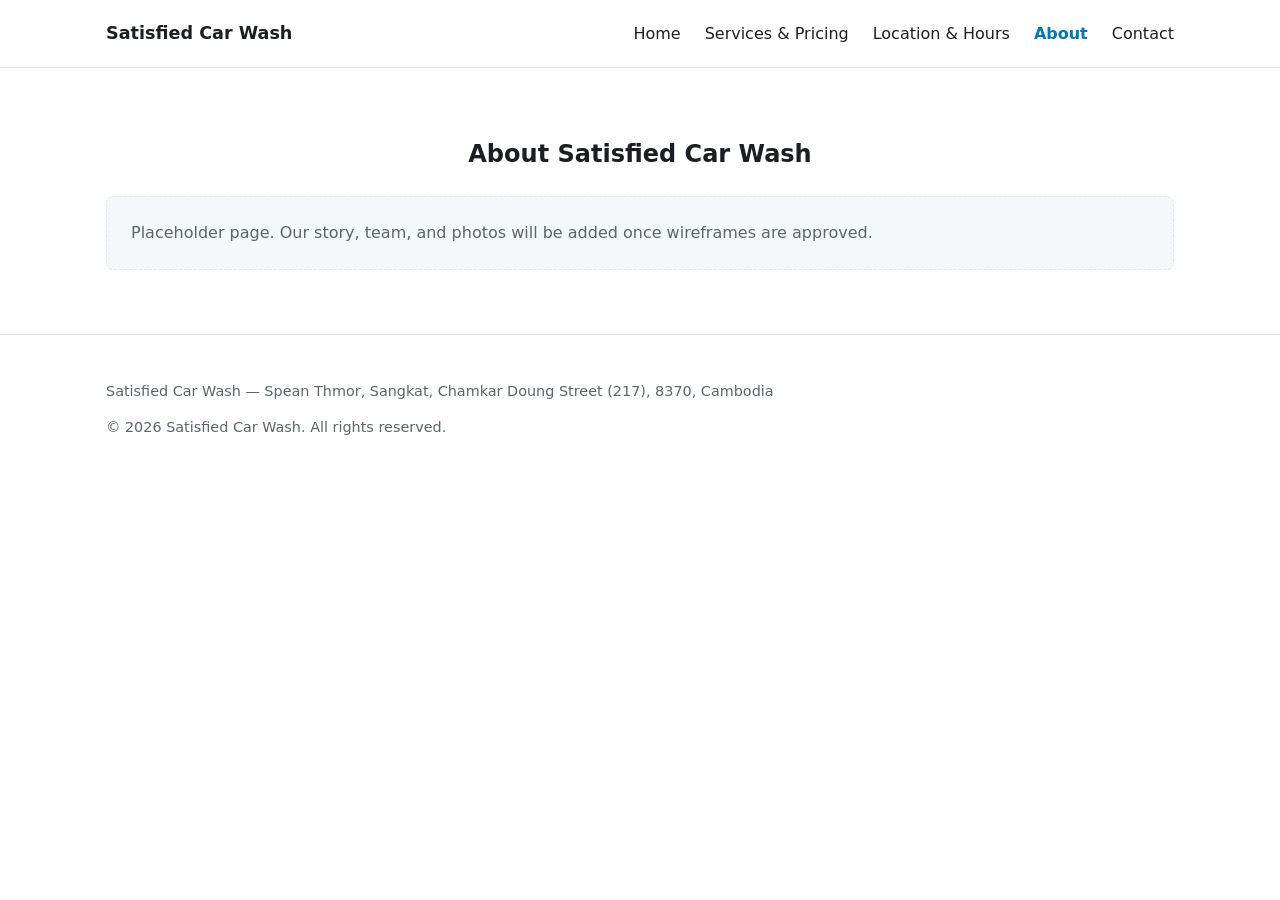
<file: about.html>
<!DOCTYPE html>
<html lang="en">
<head>
  <meta charset="UTF-8" />
  <meta name="viewport" content="width=device-width, initial-scale=1.0" />
  <title>Satisfied Car Wash | About</title>
  <meta name="description" content="About Satisfied Car Wash." />
  <link rel="stylesheet" href="css/styles.css" />
</head>
<body>

  <header class="site-header">
    <nav class="nav">
      <a class="nav__brand" href="index.html">Satisfied Car Wash</a>
      <button class="nav__toggle" aria-label="Toggle menu" aria-expanded="false">
        <svg width="20" height="20" viewBox="0 0 20 20" fill="none" xmlns="http://www.w3.org/2000/svg">
          <path d="M2 5h16M2 10h16M2 15h16" stroke="currentColor" stroke-width="2" stroke-linecap="round"/>
        </svg>
      </button>
      <ul class="nav__links">
        <li><a href="index.html">Home</a></li>
        <li><a href="services.html">Services &amp; Pricing</a></li>
        <li><a href="location.html">Location &amp; Hours</a></li>
        <li><a href="about.html" aria-current="page">About</a></li>
        <li><a href="contact.html">Contact</a></li>
      </ul>
    </nav>
  </header>

  <main>
    <section class="section">
      <div class="container">
        <h2>About Satisfied Car Wash</h2>
        <p class="placeholder-note">
          Placeholder page. Our story, team, and photos will be added once wireframes are approved.
        </p>
      </div>
    </section>
  </main>

  <footer class="site-footer">
    <div class="container">
      <p>Satisfied Car Wash — Spean Thmor, Sangkat, Chamkar Doung Street (217), 8370, Cambodia</p>
      <p>&copy; 2026 Satisfied Car Wash. All rights reserved.</p>
    </div>
  </footer>

  <script src="js/main.js"></script>
</body>
</html>
</file>
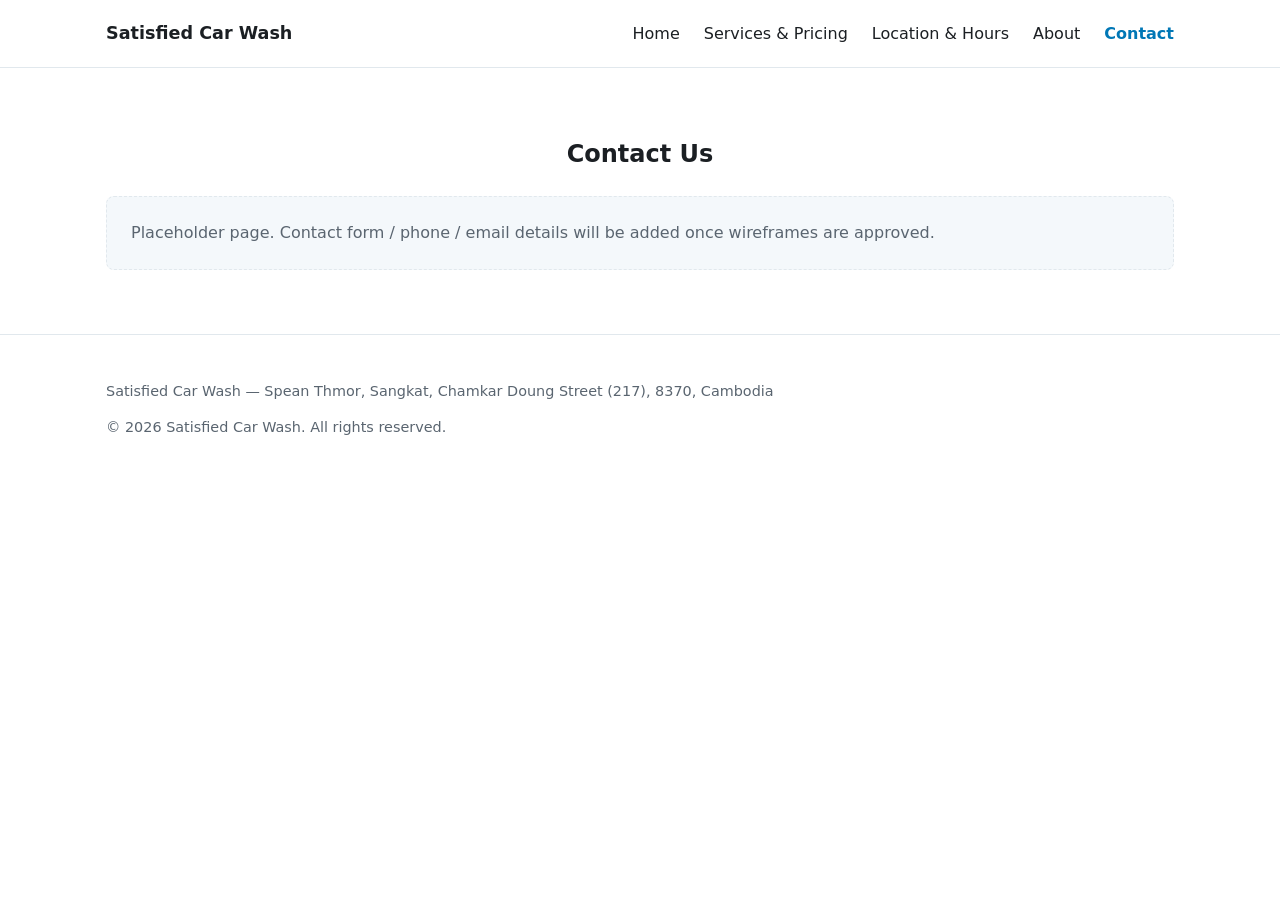
<file: contact.html>
<!DOCTYPE html>
<html lang="en">
<head>
  <meta charset="UTF-8" />
  <meta name="viewport" content="width=device-width, initial-scale=1.0" />
  <title>Satisfied Car Wash | Contact</title>
  <meta name="description" content="Contact Satisfied Car Wash." />
  <link rel="stylesheet" href="css/styles.css" />
</head>
<body>

  <header class="site-header">
    <nav class="nav">
      <a class="nav__brand" href="index.html">Satisfied Car Wash</a>
      <button class="nav__toggle" aria-label="Toggle menu" aria-expanded="false">
        <svg width="20" height="20" viewBox="0 0 20 20" fill="none" xmlns="http://www.w3.org/2000/svg">
          <path d="M2 5h16M2 10h16M2 15h16" stroke="currentColor" stroke-width="2" stroke-linecap="round"/>
        </svg>
      </button>
      <ul class="nav__links">
        <li><a href="index.html">Home</a></li>
        <li><a href="services.html">Services &amp; Pricing</a></li>
        <li><a href="location.html">Location &amp; Hours</a></li>
        <li><a href="about.html">About</a></li>
        <li><a href="contact.html" aria-current="page">Contact</a></li>
      </ul>
    </nav>
  </header>

  <main>
    <section class="section">
      <div class="container">
        <h2>Contact Us</h2>
        <p class="placeholder-note">
          Placeholder page. Contact form / phone / email details will be added once wireframes are approved.
        </p>
      </div>
    </section>
  </main>

  <footer class="site-footer">
    <div class="container">
      <p>Satisfied Car Wash — Spean Thmor, Sangkat, Chamkar Doung Street (217), 8370, Cambodia</p>
      <p>&copy; 2026 Satisfied Car Wash. All rights reserved.</p>
    </div>
  </footer>

  <script src="js/main.js"></script>
</body>
</html>
</file>
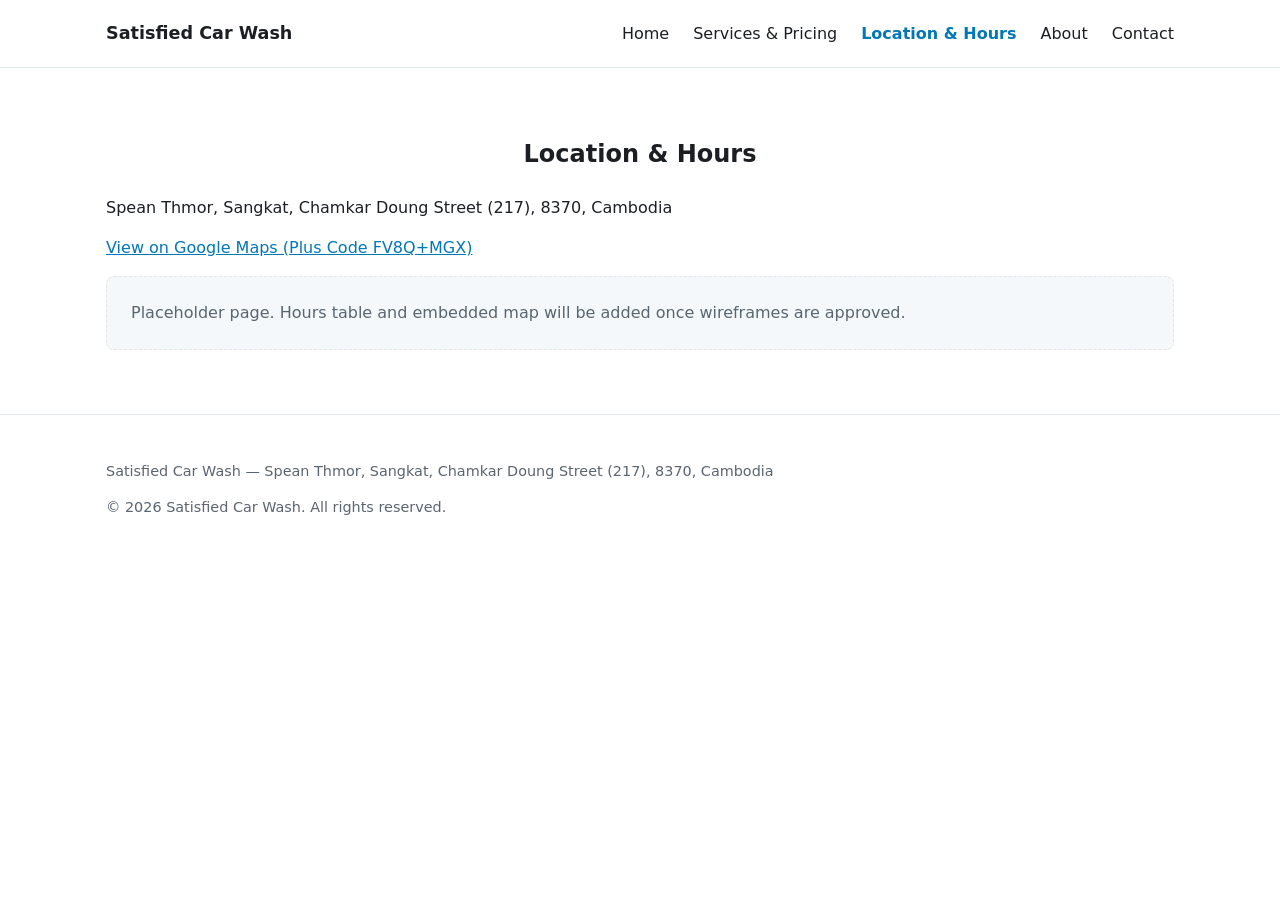
<file: location.html>
<!DOCTYPE html>
<html lang="en">
<head>
  <meta charset="UTF-8" />
  <meta name="viewport" content="width=device-width, initial-scale=1.0" />
  <title>Satisfied Car Wash | Location &amp; Hours</title>
  <meta name="description" content="Location and hours for Satisfied Car Wash." />
  <link rel="stylesheet" href="css/styles.css" />
</head>
<body>

  <header class="site-header">
    <nav class="nav">
      <a class="nav__brand" href="index.html">Satisfied Car Wash</a>
      <button class="nav__toggle" aria-label="Toggle menu" aria-expanded="false">
        <svg width="20" height="20" viewBox="0 0 20 20" fill="none" xmlns="http://www.w3.org/2000/svg">
          <path d="M2 5h16M2 10h16M2 15h16" stroke="currentColor" stroke-width="2" stroke-linecap="round"/>
        </svg>
      </button>
      <ul class="nav__links">
        <li><a href="index.html">Home</a></li>
        <li><a href="services.html">Services &amp; Pricing</a></li>
        <li><a href="location.html" aria-current="page">Location &amp; Hours</a></li>
        <li><a href="about.html">About</a></li>
        <li><a href="contact.html">Contact</a></li>
      </ul>
    </nav>
  </header>

  <main>
    <section class="section">
      <div class="container">
        <h2>Location &amp; Hours</h2>
        <p>Spean Thmor, Sangkat, Chamkar Doung Street (217), 8370, Cambodia</p>
        <p><a href="https://www.google.com/maps/search/?api=1&query=FV8Q%2BMGX+Phnom+Penh+Cambodia" target="_blank" rel="noopener">View on Google Maps (Plus Code FV8Q+MGX)</a></p>
        <p class="placeholder-note">
          Placeholder page. Hours table and embedded map will be added once wireframes are approved.
        </p>
      </div>
    </section>
  </main>

  <footer class="site-footer">
    <div class="container">
      <p>Satisfied Car Wash — Spean Thmor, Sangkat, Chamkar Doung Street (217), 8370, Cambodia</p>
      <p>&copy; 2026 Satisfied Car Wash. All rights reserved.</p>
    </div>
  </footer>

  <script src="js/main.js"></script>
</body>
</html>
</file>
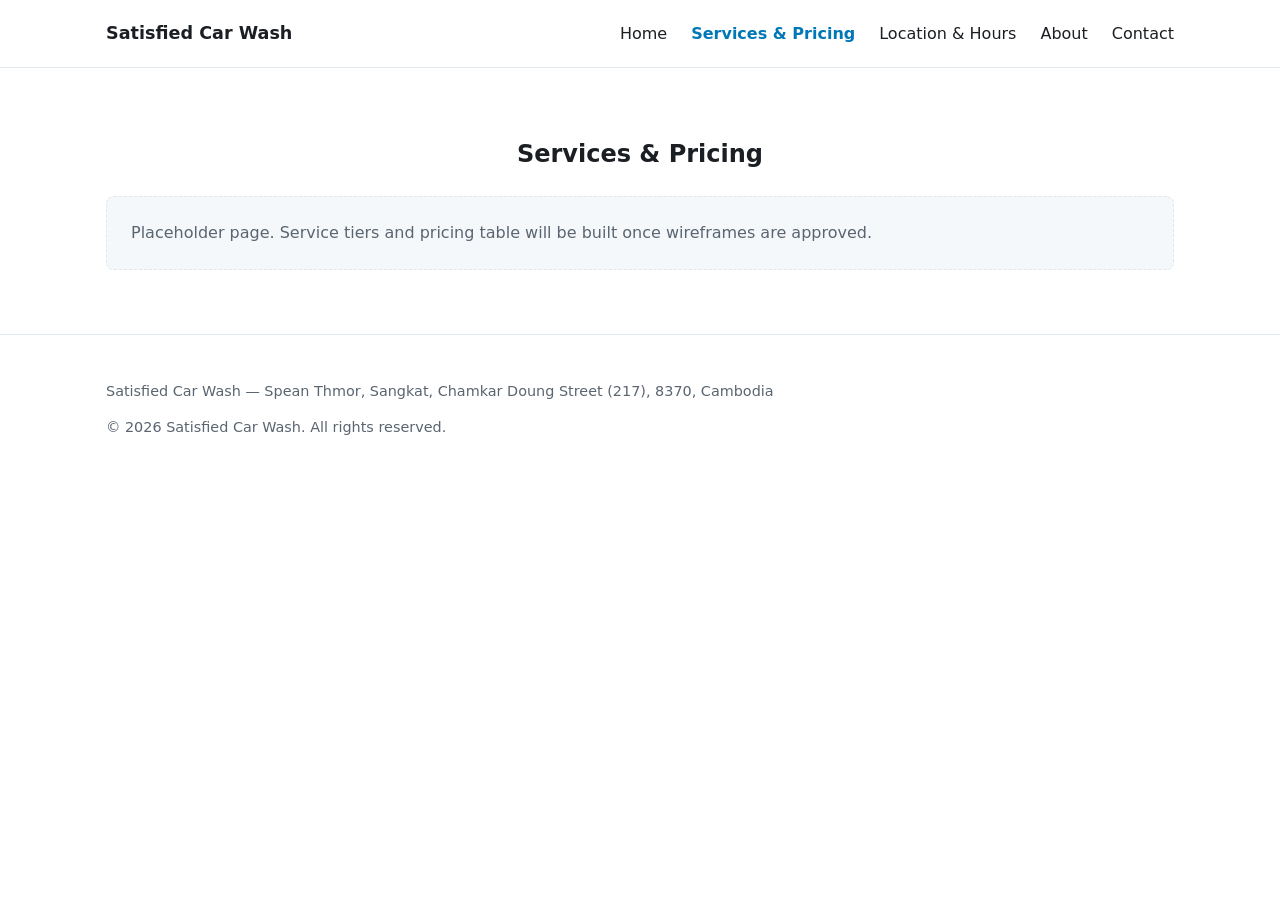
<file: services.html>
<!DOCTYPE html>
<html lang="en">
<head>
  <meta charset="UTF-8" />
  <meta name="viewport" content="width=device-width, initial-scale=1.0" />
  <title>Satisfied Car Wash | Services &amp; Pricing</title>
  <meta name="description" content="Services and pricing for Satisfied Car Wash." />
  <link rel="stylesheet" href="css/styles.css" />
</head>
<body>

  <header class="site-header">
    <nav class="nav">
      <a class="nav__brand" href="index.html">Satisfied Car Wash</a>
      <button class="nav__toggle" aria-label="Toggle menu" aria-expanded="false">
        <svg width="20" height="20" viewBox="0 0 20 20" fill="none" xmlns="http://www.w3.org/2000/svg">
          <path d="M2 5h16M2 10h16M2 15h16" stroke="currentColor" stroke-width="2" stroke-linecap="round"/>
        </svg>
      </button>
      <ul class="nav__links">
        <li><a href="index.html">Home</a></li>
        <li><a href="services.html" aria-current="page">Services &amp; Pricing</a></li>
        <li><a href="location.html">Location &amp; Hours</a></li>
        <li><a href="about.html">About</a></li>
        <li><a href="contact.html">Contact</a></li>
      </ul>
    </nav>
  </header>

  <main>
    <section class="section">
      <div class="container">
        <h2>Services &amp; Pricing</h2>
        <p class="placeholder-note">
          Placeholder page. Service tiers and pricing table will be built once wireframes are approved.
        </p>
      </div>
    </section>
  </main>

  <footer class="site-footer">
    <div class="container">
      <p>Satisfied Car Wash — Spean Thmor, Sangkat, Chamkar Doung Street (217), 8370, Cambodia</p>
      <p>&copy; 2026 Satisfied Car Wash. All rights reserved.</p>
    </div>
  </footer>

  <script src="js/main.js"></script>
</body>
</html>
</file>
<file: css/styles.css>
/* Satisfied Car Wash — base stylesheet
   Mobile-first: unprefixed rules target small screens,
   min-width media queries layer on larger-screen changes. */

:root {
  --color-primary: #0077b6;
  --color-primary-dark: #023e8a;
  --color-accent: #00b4d8;
  --color-text: #1b1f23;
  --color-text-muted: #5a6570;
  --color-bg: #ffffff;
  --color-bg-alt: #f4f8fb;
  --color-border: #e1e8ed;

  --font-body: system-ui, -apple-system, "Segoe UI", Roboto, sans-serif;

  --space-1: 0.5rem;
  --space-2: 1rem;
  --space-3: 1.5rem;
  --space-4: 2rem;
  --space-5: 3rem;

  --radius: 8px;
  --max-width: 1100px;
}

* {
  box-sizing: border-box;
}

html {
  -webkit-text-size-adjust: 100%;
}

body {
  margin: 0;
  font-family: var(--font-body);
  color: var(--color-text);
  background: var(--color-bg);
  line-height: 1.5;
}

img {
  max-width: 100%;
  display: block;
}

a {
  color: var(--color-primary);
}

.container {
  width: 100%;
  max-width: var(--max-width);
  margin: 0 auto;
  padding: 0 var(--space-2);
}

/* Header / nav */

.site-header {
  border-bottom: 1px solid var(--color-border);
  position: sticky;
  top: 0;
  background: var(--color-bg);
  z-index: 10;
}

.nav {
  display: flex;
  flex-wrap: wrap;
  align-items: center;
  justify-content: space-between;
  padding: var(--space-2);
  max-width: var(--max-width);
  margin: 0 auto;
}

.nav__brand {
  font-weight: 700;
  font-size: 1.1rem;
  text-decoration: none;
  color: var(--color-text);
}

.nav__toggle {
  display: inline-flex;
  align-items: center;
  justify-content: center;
  width: 44px;
  height: 44px;
  border: 1px solid var(--color-border);
  border-radius: var(--radius);
  background: var(--color-bg);
}

.nav__toggle svg {
  pointer-events: none;
}

.nav__links {
  display: none;
  flex-direction: column;
  flex-basis: 100%;
  gap: var(--space-1);
  list-style: none;
  margin: 0;
  padding: var(--space-2);
  border-top: 1px solid var(--color-border);
}

.nav__links.is-open {
  display: flex;
}

.nav__links a {
  display: block;
  padding: var(--space-1) var(--space-2);
  text-decoration: none;
  color: var(--color-text);
  border-radius: var(--radius);
  min-height: 44px;
  line-height: 44px;
}

.nav__links a[aria-current="page"] {
  color: var(--color-primary);
  font-weight: 600;
}

.nav__links a:hover {
  background: var(--color-bg-alt);
}

@media (min-width: 768px) {
  .nav__toggle {
    display: none;
  }

  .nav__links {
    display: flex;
    flex-direction: row;
    flex-basis: auto;
    gap: var(--space-3);
    border-top: none;
    padding: 0;
  }

  .nav__links a {
    min-height: auto;
    line-height: normal;
    padding: var(--space-1) 0;
  }
}

/* Hero */

.hero {
  background: linear-gradient(135deg, var(--color-primary-dark), var(--color-primary));
  color: #fff;
  padding: var(--space-5) var(--space-2);
  text-align: center;
}

.hero h1 {
  margin: 0 0 var(--space-2);
  font-size: 1.75rem;
}

.hero p {
  margin: 0 auto var(--space-3);
  max-width: 40ch;
  color: rgba(255, 255, 255, 0.9);
}

@media (min-width: 768px) {
  .hero h1 {
    font-size: 2.5rem;
  }
}

/* Buttons */

.btn {
  display: inline-block;
  min-height: 44px;
  line-height: 44px;
  padding: 0 var(--space-3);
  border-radius: var(--radius);
  text-decoration: none;
  font-weight: 600;
  background: var(--color-accent);
  color: #04293a;
}

.btn:hover {
  opacity: 0.9;
}

.btn--outline {
  background: transparent;
  border: 2px solid #fff;
  color: #fff;
  line-height: 40px;
}

/* Sections */

.section {
  padding: var(--space-5) 0;
}

.section--alt {
  background: var(--color-bg-alt);
}

.section h2 {
  font-size: 1.5rem;
  margin-bottom: var(--space-3);
  text-align: center;
}

/* Card grid */

.grid {
  display: grid;
  gap: var(--space-3);
  grid-template-columns: 1fr;
}

@media (min-width: 640px) {
  .grid--3 {
    grid-template-columns: repeat(3, 1fr);
  }
}

.card {
  border: 1px solid var(--color-border);
  border-radius: var(--radius);
  padding: var(--space-3);
  background: var(--color-bg);
}

.card h3 {
  margin-top: 0;
}

/* Placeholder banner used on stub pages */

.placeholder-note {
  border: 1px dashed var(--color-border);
  border-radius: var(--radius);
  padding: var(--space-3);
  color: var(--color-text-muted);
  background: var(--color-bg-alt);
}

/* Footer */

.site-footer {
  border-top: 1px solid var(--color-border);
  padding: var(--space-4) 0;
  color: var(--color-text-muted);
  font-size: 0.9rem;
}

.site-footer a {
  color: var(--color-text-muted);
}
</file>
<file: design-concepts/switcher.css>
/* Shared, theme-neutral switcher bar — included by every version (v1-v5).
   This is tool chrome, not part of any theme, so it deliberately does not
   use any version's fonts/palette except for a small active-tab accent. */

.theme-switcher {
  position: sticky;
  top: 0;
  z-index: 999;
  display: flex;
  flex-wrap: wrap;
  align-items: center;
  gap: 0.25rem;
  padding: 0.5rem 0.75rem;
  background: #14161a;
  font: 600 0.7rem/1.4 system-ui, sans-serif;
  letter-spacing: 0.02em;
}

.theme-switcher__label {
  color: rgba(255, 255, 255, 0.5);
  margin-right: 0.25rem;
  white-space: nowrap;
}

.theme-switcher a {
  color: #cbd0d6;
  text-decoration: none;
  padding: 0.4rem 0.65rem;
  border-radius: 4px;
  min-height: 44px;
  display: inline-flex;
  align-items: center;
  white-space: nowrap;
}

.theme-switcher a:hover {
  background: rgba(255, 255, 255, 0.08);
  color: #fff;
}

.theme-switcher a[aria-current="page"] {
  background: var(--switcher-accent, #fff);
  color: var(--switcher-accent-ink, #14161a);
  font-weight: 700;
}

@media (min-width: 640px) {
  .theme-switcher {
    padding: 0.6rem 1.5rem;
  }
}
</file>
<file: design-concepts/v1/styles.css>
/* Satisfied Car Wash — Design Concept v1 "Modern Sabai"
   Warm minimal, Cambodian-modern. Mobile-first: unprefixed rules target
   small screens, min-width media queries layer on larger-screen changes.

   Palette (locked, used nowhere else):
     background #F4F1EC · surface #FFFFFF · ink #23201C
     terracotta accent #C1502E · slate #3A3F44
   Shape: sharp corners, 0px radius, held everywhere.
   Type: Archivo for display and body.
*/

:root {
  --bg: #f4f1ec;
  --surface: #ffffff;
  --ink: #23201c;
  --ink-soft: #5a544c;
  --terracotta: #c1502e;
  --terracotta-dark: #a3401f;
  --slate: #3a3f44;
  --slate-line: #4c5157;
  --border: #ddd6ca;

  --font: "Archivo", -apple-system, "Segoe UI", sans-serif;
  --font-khmer: "Noto Sans Khmer", "Archivo", sans-serif;

  --space-3xs: 0.375rem;
  --space-2xs: 0.625rem;
  --space-xs: 1rem;
  --space-sm: 1.5rem;
  --space-md: 2.25rem;
  --space-lg: 3.5rem;
  --space-xl: 5.5rem;

  --radius: 0px;
  --max-width: 1240px;

  --header-h: 76px;
  --switcher-h: 48px;
}

/* Reset / base */

* {
  box-sizing: border-box;
}

html {
  -webkit-text-size-adjust: 100%;
  scroll-behavior: smooth;
}

body {
  margin: 0;
  font-family: var(--font);
  font-weight: 400;
  color: var(--ink);
  background: var(--bg);
  line-height: 1.55;
}

img {
  max-width: 100%;
  display: block;
}

[lang="km"] {
  font-family: var(--font-khmer);
}

h1, h2, h3 {
  font-family: var(--font);
  font-weight: 900;
  line-height: 1.08;
  letter-spacing: -0.02em;
  margin: 0;
}

p {
  margin: 0;
}

a {
  color: inherit;
}

::selection {
  background: var(--terracotta);
  color: #fff;
}

:focus-visible {
  outline: 2px solid var(--terracotta);
  outline-offset: 2px;
}

/* Custom scrollbar (webkit) — themed, not a browser default left untouched */
::-webkit-scrollbar {
  height: 10px;
  width: 10px;
}
::-webkit-scrollbar-track {
  background: var(--bg);
}
::-webkit-scrollbar-thumb {
  background: var(--border);
}
::-webkit-scrollbar-thumb:hover {
  background: var(--terracotta);
}

.container {
  width: 100%;
  max-width: var(--max-width);
  margin: 0 auto;
  padding: 0 var(--space-sm);
}

.skip-link {
  position: absolute;
  left: -999px;
  top: 0;
  z-index: 1000;
  background: var(--terracotta);
  color: #fff;
  padding: var(--space-2xs) var(--space-xs);
  font-weight: 700;
}

.skip-link:focus {
  left: var(--space-xs);
  top: calc(var(--switcher-h) + var(--space-2xs));
}

/* Buttons */

.btn {
  display: inline-flex;
  align-items: center;
  justify-content: center;
  min-height: 48px;
  padding: 0 var(--space-sm);
  border-radius: var(--radius);
  border: 2px solid var(--terracotta);
  text-decoration: none;
  font-weight: 700;
  font-size: 0.95rem;
  cursor: pointer;
  transition: transform 0.15s ease, background 0.15s ease, color 0.15s ease;
  white-space: nowrap;
}

.btn:active {
  transform: translateY(1px);
}

.btn-primary {
  background: var(--terracotta);
  color: #fff;
}

.btn-primary:hover {
  background: var(--terracotta-dark);
  border-color: var(--terracotta-dark);
}

.btn-outline {
  background: transparent;
  color: var(--ink);
  border-color: var(--ink);
}

.btn-outline:hover {
  background: var(--ink);
  color: var(--bg);
}

/* Section heading rhythm: more space above than below, per craft floor */

section h2 {
  font-size: clamp(1.75rem, 1.4rem + 1.4vw, 2.5rem);
  margin-bottom: var(--space-sm);
}

section[id] {
  scroll-margin-top: calc(var(--switcher-h) + var(--header-h) + 12px);
}

/* ============ Header ============ */

.site-header {
  position: sticky;
  top: var(--switcher-h);
  z-index: 50;
  background: var(--bg);
  border-bottom: 1px solid var(--border);
}

.header-inner {
  display: flex;
  align-items: center;
  justify-content: space-between;
  min-height: var(--header-h);
  gap: var(--space-sm);
}

.wordmark {
  display: flex;
  flex-direction: column;
  text-decoration: none;
  color: var(--ink);
  font-weight: 900;
  font-size: 1.15rem;
  letter-spacing: -0.01em;
  line-height: 1.15;
}

.wordmark-sub {
  font-weight: 500;
  font-size: 0.7rem;
  color: var(--ink-soft);
  letter-spacing: 0;
}

.nav-toggle {
  display: inline-flex;
  align-items: center;
  justify-content: center;
  width: 48px;
  height: 48px;
  border: 2px solid var(--ink);
  border-radius: var(--radius);
  background: transparent;
  padding: 0;
  cursor: pointer;
}

.nav-toggle-bars,
.nav-toggle-bars::before,
.nav-toggle-bars::after {
  content: "";
  display: block;
  width: 20px;
  height: 2px;
  background: var(--ink);
}

.nav-toggle-bars {
  position: relative;
}

.nav-toggle-bars::before {
  position: absolute;
  top: -6px;
}

.nav-toggle-bars::after {
  position: absolute;
  top: 6px;
}

.site-nav {
  position: absolute;
  top: 100%;
  left: 0;
  right: 0;
  background: var(--bg);
  border-bottom: 1px solid var(--border);
  display: none;
  flex-direction: column;
  gap: var(--space-sm);
  padding: var(--space-sm);
}

.site-nav.is-open {
  display: flex;
}

.nav-links {
  list-style: none;
  margin: 0;
  padding: 0;
  display: flex;
  flex-direction: column;
  gap: var(--space-2xs);
}

.nav-links a {
  display: block;
  min-height: 48px;
  line-height: 48px;
  text-decoration: none;
  color: var(--ink);
  font-weight: 500;
  border-bottom: 1px solid var(--border);
}

.nav-contact {
  display: flex;
  align-items: center;
  gap: var(--space-sm);
}

.nav-phone {
  text-decoration: none;
  color: var(--ink);
  font-weight: 700;
}

.nav-icon-link {
  display: inline-flex;
  align-items: center;
  justify-content: center;
  width: 44px;
  height: 44px;
  color: var(--terracotta);
}

.nav-icon-link svg {
  width: 22px;
  height: 22px;
}

.nav-cta {
  align-self: flex-start;
}

@media (min-width: 768px) {
  .nav-toggle {
    display: none;
  }

  .site-nav {
    position: static;
    display: flex;
    flex-direction: row;
    align-items: center;
    gap: var(--space-sm);
    border-bottom: none;
    padding: 0;
    background: transparent;
  }

  .nav-links {
    flex-direction: row;
    gap: var(--space-xs);
  }

  .nav-links a {
    min-height: auto;
    line-height: normal;
    border-bottom: none;
    padding: var(--space-3xs) 0;
    position: relative;
    font-size: 0.92rem;
  }

  .nav-links a:hover {
    color: var(--terracotta);
  }

  .nav-cta {
    align-self: auto;
  }

  /* Phone number only rejoins the bar once there is room for the
     whole row to stay on one line (see nav single-line hard rule). */
  .nav-contact {
    display: none;
  }
}

@media (min-width: 1024px) {
  .header-inner {
    gap: var(--space-md);
  }

  .site-nav {
    gap: var(--space-md);
  }

  .nav-links {
    gap: var(--space-sm);
  }

  .nav-links a {
    font-size: 0.95rem;
  }

  .nav-contact {
    display: flex;
  }
}

/* ============ Hero ============ */

.hero {
  padding: var(--space-md) 0 var(--space-lg);
  min-height: calc(100dvh - var(--header-h) - var(--switcher-h));
  display: flex;
  align-items: center;
}

.hero-inner {
  display: grid;
  grid-template-columns: 1fr;
  gap: var(--space-lg);
  align-items: center;
}

.hero-copy h1 {
  font-size: clamp(1.65rem, 1.3rem + 2vw, 2.9rem);
}

.hero-subtext {
  margin-top: var(--space-sm);
  font-size: clamp(1rem, 0.94rem + 0.3vw, 1.15rem);
  color: var(--ink-soft);
  max-width: 42ch;
}

.hero-ctas {
  margin-top: var(--space-md);
  display: flex;
  flex-wrap: wrap;
  gap: var(--space-xs);
}

.hero-media {
  margin: 0;
}

.hero-frame {
  position: relative;
}

.hero-frame::before {
  content: "";
  position: absolute;
  top: 16px;
  left: 16px;
  right: -16px;
  bottom: -16px;
  border: 2px solid var(--terracotta);
  z-index: 0;
}

.hero-frame img {
  position: relative;
  z-index: 1;
  width: 100%;
  aspect-ratio: 4 / 3;
  max-height: 48vh;
  object-fit: cover;
  border: 1px solid var(--ink);
}

.hero-media figcaption {
  margin-top: var(--space-sm);
  font-size: 0.85rem;
  color: var(--ink-soft);
  font-style: italic;
}

@media (min-width: 900px) {
  .hero {
    padding: var(--space-md) 0;
  }

  .hero-inner {
    grid-template-columns: 1.05fr 0.95fr;
    gap: var(--space-xl);
  }

}

/* ============ Trust strip ============ */

.trust-strip {
  border-top: 1px solid var(--border);
  border-bottom: 1px solid var(--border);
  background: var(--surface);
}

.trust-strip-inner {
  display: flex;
  flex-direction: column;
  padding: var(--space-sm) var(--space-sm);
}

.trust-strip-inner p {
  padding: var(--space-2xs) 0;
  font-size: 0.78rem;
  font-weight: 700;
  text-transform: uppercase;
  letter-spacing: 0.08em;
  color: var(--ink-soft);
  border-bottom: 1px solid var(--border);
}

.trust-strip-inner p:last-child {
  border-bottom: none;
}

@media (min-width: 700px) {
  .trust-strip-inner {
    flex-direction: row;
    align-items: center;
    justify-content: center;
    gap: var(--space-lg);
    padding: var(--space-sm);
  }

  .trust-strip-inner p {
    padding: 0 var(--space-lg) 0 0;
    border-bottom: none;
    border-right: 1px solid var(--border);
    text-align: center;
  }

  .trust-strip-inner p:last-child {
    border-right: none;
    padding-right: 0;
  }
}

/* ============ Services & Pricing ============ */

.services {
  padding: var(--space-xl) 0 var(--space-lg);
}

.services-note {
  color: var(--ink-soft);
  font-size: 0.9rem;
  font-style: italic;
}

.services-strip {
  display: flex;
  gap: var(--space-sm);
  overflow-x: auto;
  scroll-snap-type: x mandatory;
  padding: var(--space-md) var(--space-sm) var(--space-xs);
  scrollbar-width: thin;
}

.services-strip::before,
.services-strip::after {
  content: "";
  flex: 0 0 1px;
}

.service-card {
  scroll-snap-align: start;
  flex: 0 0 78%;
  background: var(--surface);
  border: 1px solid var(--border);
  border-top: 4px solid var(--terracotta);
  padding: var(--space-md);
  display: flex;
  flex-direction: column;
  gap: var(--space-2xs);
}

.service-card h3 {
  font-size: 1.2rem;
  font-weight: 700;
}

.service-card p:not(.service-price) {
  color: var(--ink-soft);
  font-size: 0.92rem;
  flex-grow: 1;
}

.service-price {
  margin-top: var(--space-xs);
  font-size: 2.25rem;
  font-weight: 900;
  color: var(--terracotta);
  letter-spacing: -0.03em;
}

.service-price[lang="km"] {
  font-family: var(--font-khmer);
  font-size: 1.5rem;
  letter-spacing: 0;
}

.price-from {
  font-size: 0.7rem;
  font-weight: 700;
  text-transform: uppercase;
  letter-spacing: 0.08em;
  color: var(--ink-soft);
  vertical-align: middle;
  margin-right: var(--space-3xs);
}

@media (min-width: 640px) {
  .service-card {
    flex-basis: 42%;
  }
}

@media (min-width: 1024px) {
  .service-card {
    flex-basis: 24%;
  }
}

/* ============ Gallery ============ */

.gallery {
  padding: var(--space-xl) 0;
  background: var(--surface);
  border-top: 1px solid var(--border);
  border-bottom: 1px solid var(--border);
}

.gallery-grid {
  display: grid;
  grid-template-columns: 1fr;
  gap: var(--space-sm);
}

.gallery-item {
  overflow: hidden;
}

.gallery-item img {
  width: 100%;
  height: 100%;
  aspect-ratio: 4 / 3;
  object-fit: cover;
  transition: transform 0.4s ease;
}

.gallery-item:hover img {
  transform: scale(1.04);
}

@media (min-width: 700px) {
  .gallery-grid {
    grid-template-columns: repeat(6, 1fr);
    grid-auto-rows: 130px;
    gap: var(--space-sm);
  }

  .gallery-item img {
    aspect-ratio: auto;
  }

  .g-1 { grid-column: 1 / 4; grid-row: 1 / 3; }
  .g-2 { grid-column: 4 / 7; grid-row: 1 / 2; }
  .g-3 { grid-column: 4 / 6; grid-row: 2 / 4; }
  .g-4 { grid-column: 6 / 7; grid-row: 2 / 4; }
  .g-5 { grid-column: 1 / 4; grid-row: 3 / 5; }
  .g-6 { grid-column: 4 / 7; grid-row: 4 / 5; }
}

@media (min-width: 1024px) {
  .gallery-grid {
    grid-auto-rows: 160px;
  }
}

/* ============ About ============ */

.about {
  padding: var(--space-xl) 0;
}

.about-inner {
  display: grid;
  grid-template-columns: 1fr;
  gap: var(--space-lg);
  align-items: center;
}

.about-media img {
  width: 100%;
  aspect-ratio: 4 / 3;
  object-fit: cover;
  border: 1px solid var(--border);
}

.about-copy h2 {
  margin-bottom: var(--space-sm);
}

.about-copy p {
  max-width: 65ch;
  color: var(--ink-soft);
}

.about-copy p + p {
  margin-top: var(--space-xs);
}

@media (min-width: 900px) {
  .about-inner {
    grid-template-columns: 0.85fr 1.15fr;
    gap: var(--space-xl);
  }
}

/* ============ Contact / Booking ============ */

.contact {
  padding: var(--space-xl) 0;
  background: var(--surface);
  border-top: 1px solid var(--border);
}

.contact-inner {
  display: grid;
  grid-template-columns: 1fr;
  gap: var(--space-lg);
}

.booking h2,
.reach-us h2 {
  margin-bottom: var(--space-sm);
}

.form-field {
  margin-bottom: var(--space-sm);
  display: flex;
  flex-direction: column;
  gap: var(--space-3xs);
}

.form-field label {
  font-weight: 700;
  font-size: 0.9rem;
}

.field-optional {
  font-weight: 400;
  color: var(--ink-soft);
}

.form-field input,
.form-field select,
.form-field textarea {
  font-family: var(--font);
  font-size: 1rem;
  color: var(--ink);
  background: var(--bg);
  border: 1px solid var(--border);
  border-radius: var(--radius);
  padding: var(--space-2xs) var(--space-xs);
  min-height: 48px;
}

.form-field textarea {
  min-height: 100px;
  resize: vertical;
}

.form-field input:focus-visible,
.form-field select:focus-visible,
.form-field textarea:focus-visible {
  outline: 2px solid var(--terracotta);
  outline-offset: 1px;
  border-color: var(--terracotta);
}

.field-error {
  color: var(--terracotta-dark);
  font-size: 0.85rem;
  min-height: 1.2em;
}

.form-fieldset {
  border: 1px solid var(--border);
  padding: var(--space-xs);
  margin: 0 0 var(--space-sm);
}

.form-fieldset legend {
  font-weight: 700;
  font-size: 0.9rem;
  padding: 0 var(--space-3xs);
}

.checkbox-group {
  display: flex;
  flex-direction: column;
  gap: var(--space-2xs);
  margin-top: var(--space-2xs);
}

.checkbox-label {
  display: flex;
  align-items: center;
  gap: var(--space-2xs);
  min-height: 44px;
  font-size: 0.95rem;
}

.checkbox-label input {
  width: 20px;
  height: 20px;
  accent-color: var(--terracotta);
}

.form-submit {
  width: 100%;
}

.form-success {
  margin-top: var(--space-sm);
  padding: var(--space-xs);
  background: var(--bg);
  border: 1px solid var(--terracotta);
  font-weight: 700;
  color: var(--ink);
}

.reach-us p {
  color: var(--ink-soft);
  max-width: 40ch;
}

.reach-links {
  display: flex;
  flex-wrap: wrap;
  gap: var(--space-xs);
  margin: var(--space-sm) 0;
}

.reach-link {
  display: inline-flex;
  align-items: center;
  gap: var(--space-2xs);
  min-height: 48px;
  padding: 0 var(--space-sm);
  text-decoration: none;
  color: var(--ink);
  border: 1px solid var(--ink);
  font-weight: 700;
  font-size: 0.9rem;
}

.reach-link:hover {
  background: var(--ink);
  color: var(--bg);
}

.reach-link svg {
  width: 18px;
  height: 18px;
}

.map-frame {
  border: 1px solid var(--border);
  aspect-ratio: 4 / 3;
}

.map-frame iframe {
  width: 100%;
  height: 100%;
  border: 0;
}

@media (min-width: 900px) {
  .contact-inner {
    grid-template-columns: 1.1fr 0.9fr;
    gap: var(--space-xl);
  }

  .map-frame {
    aspect-ratio: 16 / 10;
  }
}

/* ============ Footer ============ */

.site-footer {
  background: var(--slate);
  color: #e4e2de;
  padding: var(--space-lg) 0;
}

.footer-inner {
  display: grid;
  grid-template-columns: 1fr;
  gap: var(--space-lg);
}

.footer-wordmark {
  font-weight: 900;
  font-size: 1.15rem;
  color: #fff;
  margin-bottom: var(--space-2xs);
}

.footer-block p {
  margin-bottom: var(--space-3xs);
  color: #c7c4be;
}

.footer-block a {
  text-decoration: underline;
  text-underline-offset: 3px;
  color: #e4e2de;
}

.footer-block a:hover {
  color: var(--terracotta);
}

.footer-block h3 {
  font-size: 0.78rem;
  text-transform: uppercase;
  letter-spacing: 0.08em;
  font-weight: 700;
  color: #fff;
  margin-bottom: var(--space-xs);
}

.hours-table {
  border-collapse: collapse;
  width: 100%;
  max-width: 260px;
}

.hours-table th,
.hours-table td {
  text-align: left;
  padding: var(--space-3xs) 0;
  border-bottom: 1px solid var(--slate-line);
  font-weight: 400;
  color: #c7c4be;
  font-size: 0.9rem;
}

.hours-table th {
  font-weight: 700;
  color: #fff;
  padding-right: var(--space-sm);
}

.footer-links {
  display: flex;
  flex-direction: column;
  gap: var(--space-3xs);
  margin-bottom: var(--space-sm);
}

.footer-cta {
  border-color: var(--terracotta);
}

@media (min-width: 700px) {
  .footer-inner {
    grid-template-columns: repeat(3, 1fr);
  }
}
</file>
<file: design-concepts/v2/styles.css>
/* Satisfied Car Wash — Design concept v2 "Auto Atelier"
   Bold automotive editorial, oversized type, sharp corners.
   Mobile-first: unprefixed rules target small screens,
   min-width media queries layer on larger-screen changes. */

:root {
  /* Palette — locked, do not introduce other accent colors */
  --bg: #F5F5F2;
  --ink: #0B0B0E;
  --cobalt: #1D4ED8;
  --cobalt-dark: #17399e;
  --steel: #6B7280;
  --white: #FFFFFF;

  /* Type */
  --font-display: "Archivo Black", "Arial Black", sans-serif;
  --font-body: "Barlow", "Segoe UI", sans-serif;
  --font-khmer: "Noto Sans Khmer", "Barlow", sans-serif;

  /* Shape — hard rule for this concept: everything sharp */
  --radius: 0;

  /* Spacing scale */
  --space-3xs: 0.25rem;
  --space-2xs: 0.5rem;
  --space-xs: 0.75rem;
  --space-sm: 1rem;
  --space-md: 1.5rem;
  --space-lg: 2.5rem;
  --space-xl: 4rem;
  --space-2xl: 6rem;
  --space-3xl: 8rem;

  --header-h: 76px;
  --max-width: 1400px;
}

/* Reset ------------------------------------------------------------ */

* {
  box-sizing: border-box;
}

html {
  -webkit-text-size-adjust: 100%;
  scroll-behavior: auto; /* smooth-scroll handled in JS to account for sticky header offset */
}

body {
  margin: 0;
  font-family: var(--font-body);
  font-weight: 400;
  color: var(--ink);
  background: var(--bg);
  line-height: 1.5;
}

img {
  max-width: 100%;
  display: block;
}

h1, h2, h3, h4 {
  font-family: var(--font-display);
  font-weight: 400; /* Archivo Black only ships a 900-equivalent weight */
  line-height: 0.98;
  letter-spacing: -0.02em;
  margin: 0;
}

p {
  margin: 0;
}

ul {
  margin: 0;
  padding: 0;
  list-style: none;
}

a {
  color: inherit;
}

button {
  font-family: inherit;
}

/* Browser surfaces carry the design too */
::selection {
  background: var(--cobalt);
  color: var(--white);
}

:focus-visible {
  outline: 3px solid var(--cobalt);
  outline-offset: 2px;
}

.container {
  width: 100%;
  max-width: var(--max-width);
  margin-inline: auto;
  padding-inline: 1.25rem;
}

@media (min-width: 768px) {
  .container {
    padding-inline: 2rem;
  }
}

@media (min-width: 1280px) {
  .container {
    padding-inline: 3rem;
  }
}

.visually-hidden {
  position: absolute;
  width: 1px;
  height: 1px;
  overflow: hidden;
  clip: rect(0 0 0 0);
  white-space: nowrap;
}

/* Buttons ------------------------------------------------------------ */

.btn {
  display: inline-flex;
  align-items: center;
  justify-content: center;
  min-height: 44px;
  padding: 0.85rem 1.75rem;
  font: 600 0.95rem/1 var(--font-body);
  text-transform: uppercase;
  letter-spacing: 0.05em;
  text-decoration: none;
  border: 2px solid transparent;
  border-radius: var(--radius);
  cursor: pointer;
  transition: transform 0.15s ease, background-color 0.15s ease, color 0.15s ease, border-color 0.15s ease;
  white-space: nowrap;
}

.btn:active {
  transform: translateY(1px);
}

.btn-cta {
  background: var(--cobalt);
  color: var(--white);
}

.btn-cta:hover {
  background: var(--cobalt-dark);
  transform: translateY(-2px);
}

.btn-invert {
  background: var(--ink);
  color: var(--white);
}

.btn-invert:hover {
  background: #000;
  transform: translateY(-2px);
}

.btn-outline-light {
  background: transparent;
  color: var(--white);
  border-color: var(--white);
}

.btn-outline-light:hover {
  background: var(--white);
  color: var(--ink);
}

.btn-outline-cobalt {
  background: transparent;
  color: var(--ink);
  border-color: var(--ink);
}

.btn-outline-cobalt:hover {
  background: var(--ink);
  color: var(--white);
}

/* Header ------------------------------------------------------------ */

.site-header {
  position: sticky;
  top: 0;
  z-index: 100;
  background: var(--bg);
  border-bottom: 2px solid var(--ink);
}

.header-inner {
  display: flex;
  align-items: center;
  justify-content: space-between;
  min-height: var(--header-h);
  gap: var(--space-sm);
}

.logo {
  display: flex;
  flex-direction: column;
  font-family: var(--font-display);
  font-size: 1.15rem;
  line-height: 0.95;
  letter-spacing: -0.02em;
  text-decoration: none;
  color: var(--ink);
  white-space: nowrap;
}

.logo span {
  font-family: var(--font-body);
  font-weight: 600;
  font-size: 0.6rem;
  letter-spacing: 0.28em;
  color: var(--cobalt);
  text-transform: uppercase;
  margin-top: 0.2rem;
}

.header-actions {
  display: flex;
  align-items: center;
  gap: var(--space-xs);
}

.phone-box {
  display: none;
  align-items: center;
  min-height: 44px;
  padding: 0 0.9rem;
  border: 2px solid var(--ink);
  font-family: var(--font-body);
  font-weight: 600;
  font-size: 0.85rem;
  letter-spacing: 0.01em;
  text-decoration: none;
  color: var(--ink);
  white-space: nowrap;
}

.nav-toggle {
  display: flex;
  flex-direction: column;
  justify-content: center;
  align-items: center;
  gap: 5px;
  width: 44px;
  height: 44px;
  background: transparent;
  border: 2px solid var(--ink);
  border-radius: var(--radius);
  cursor: pointer;
  padding: 0;
}

.nav-toggle span {
  display: block;
  width: 20px;
  height: 2px;
  background: var(--ink);
  transition: transform 0.2s ease, opacity 0.2s ease;
}

.nav-toggle[aria-expanded="true"] span:nth-child(1) {
  transform: translateY(7px) rotate(45deg);
}

.nav-toggle[aria-expanded="true"] span:nth-child(2) {
  opacity: 0;
}

.nav-toggle[aria-expanded="true"] span:nth-child(3) {
  transform: translateY(-7px) rotate(-45deg);
}

.main-nav {
  display: none;
  position: absolute;
  top: 100%;
  left: 0;
  right: 0;
  flex-direction: column;
  background: var(--ink);
  border-bottom: 2px solid var(--ink);
}

.main-nav.is-open {
  display: flex;
}

.main-nav a {
  display: flex;
  align-items: center;
  min-height: 52px;
  padding: 0 1.25rem;
  color: var(--white);
  text-decoration: none;
  font-weight: 500;
  font-size: 1rem;
  border-top: 1px solid rgba(255, 255, 255, 0.12);
  text-transform: uppercase;
  letter-spacing: 0.03em;
}

.main-nav a:hover {
  background: var(--cobalt);
}

@media (min-width: 768px) {
  .nav-toggle {
    display: none;
  }

  .phone-box {
    display: inline-flex;
  }

  .main-nav {
    display: flex;
    position: static;
    flex-direction: row;
    background: none;
    border: none;
    gap: var(--space-md);
    order: -1;
  }

  .main-nav a {
    min-height: auto;
    padding: 0;
    border: none;
    color: var(--ink);
    font-size: 0.9rem;
    font-weight: 600;
    letter-spacing: 0.02em;
  }

  .main-nav a:hover {
    background: none;
    color: var(--cobalt);
  }
}

@media (min-width: 1024px) {
  :root {
    --header-h: 84px;
  }
}

/* Hero ------------------------------------------------------------ */

.hero {
  position: relative;
  min-height: calc(100svh - var(--header-h));
  display: flex;
  align-items: flex-end;
  overflow: hidden;
  background: var(--ink);
  isolation: isolate;
}

.hero-photo {
  position: absolute;
  inset: 0;
  width: 100%;
  height: 100%;
  object-fit: cover;
  object-position: center 65%;
  z-index: -3;
}

.hero::after {
  content: "";
  position: absolute;
  inset: 0;
  background: linear-gradient(0deg, rgba(11, 11, 14, 0.92) 0%, rgba(11, 11, 14, 0.55) 45%, rgba(11, 11, 14, 0.35) 100%);
  z-index: -2;
}

.hero-ghost {
  position: absolute;
  top: 50%;
  left: 50%;
  transform: translate(-50%, -55%);
  font-family: var(--font-display);
  font-size: clamp(4.5rem, 22vw, 15rem);
  line-height: 0.8;
  color: transparent;
  -webkit-text-stroke: 1px rgba(255, 255, 255, 0.16);
  white-space: nowrap;
  z-index: -1;
  pointer-events: none;
  user-select: none;
}

.hero-content {
  position: relative;
  z-index: 1;
  padding-block: var(--space-2xl) var(--space-xl);
  color: var(--white);
  animation: hero-in 0.7s cubic-bezier(0.16, 1, 0.3, 1) both;
}

@keyframes hero-in {
  from {
    opacity: 0;
    transform: translateY(18px);
  }
  to {
    opacity: 1;
    transform: translateY(0);
  }
}

@media (prefers-reduced-motion: reduce) {
  .hero-content {
    animation: none;
  }
}

.hero-content h1 {
  font-size: clamp(2.4rem, 6.5vw, 4.5rem);
  max-width: 22ch;
}

.hero-sub {
  margin-top: var(--space-sm);
  max-width: 38ch;
  font-size: clamp(1rem, 1.6vw, 1.2rem);
  color: rgba(255, 255, 255, 0.88);
}

.hero-content .btn {
  margin-top: var(--space-md);
}

.hero-caption {
  position: relative;
  z-index: 1;
  padding: 0 1.25rem var(--space-sm);
  font-size: 0.75rem;
  color: rgba(255, 255, 255, 0.65);
  max-width: 44ch;
}

.hero-caption span[lang="km"] {
  color: rgba(255, 255, 255, 0.85);
}

@media (min-width: 768px) {
  .hero-caption {
    padding: 0 2rem var(--space-md);
  }
}

/* Stats band ------------------------------------------------------------ */

.stats-band {
  position: relative;
  background: var(--ink);
  padding-block: var(--space-2xl);
  overflow: hidden;
}

.stats-band-photo {
  position: absolute;
  inset: 0;
  width: 100%;
  height: 100%;
  object-fit: cover;
  opacity: 0.16;
}

.stats-grid {
  position: relative;
  display: grid;
  grid-template-columns: 1fr;
  gap: var(--space-lg);
  text-align: center;
}

.stat-num {
  display: block;
  font-family: var(--font-display);
  font-size: clamp(3rem, 9vw, 5.5rem);
  color: var(--cobalt);
  line-height: 1;
}

.stat-label {
  display: block;
  margin-top: var(--space-2xs);
  font-weight: 600;
  text-transform: uppercase;
  letter-spacing: 0.08em;
  font-size: 0.85rem;
  color: rgba(245, 245, 242, 0.8);
}

@media (min-width: 640px) {
  .stats-grid {
    grid-template-columns: repeat(3, 1fr);
  }
}

/* Services & pricing ------------------------------------------------------------ */

.services {
  padding-block: var(--space-2xl) var(--space-xl);
}

.services-head {
  max-width: 60ch;
}

.services-head h2 {
  font-size: clamp(2rem, 4.5vw, 3rem);
}

.services-note {
  margin-top: var(--space-sm);
  color: var(--steel);
  font-size: 0.95rem;
}

.service-row {
  display: flex;
  flex-direction: column;
  border-top: 2px solid var(--ink);
  padding-block: var(--space-lg);
  margin-top: var(--space-lg);
  gap: var(--space-md);
}

.service-row:last-of-type {
  border-bottom: 2px solid var(--ink);
}

.service-media {
  width: 100%;
  aspect-ratio: 4 / 3;
  overflow: hidden;
  background: var(--ink);
}

.service-media img {
  width: 100%;
  height: 100%;
  object-fit: cover;
}

.service-body {
  position: relative;
}

.service-num {
  display: block;
  font-family: var(--font-display);
  font-size: clamp(2.5rem, 6vw, 3.5rem);
  color: var(--cobalt);
  line-height: 1;
  margin-bottom: var(--space-xs);
}

.service-body h3 {
  font-size: clamp(1.4rem, 3vw, 1.9rem);
  text-transform: uppercase;
}

.service-body p {
  margin-top: var(--space-xs);
  max-width: 42ch;
  color: var(--steel);
  font-size: 1rem;
}

.service-price {
  margin-top: var(--space-sm);
  font-family: var(--font-display);
  font-size: 1.6rem;
  color: var(--ink);
}

[lang="km"] {
  font-family: var(--font-khmer);
}

.service-price[lang="km"] {
  font-size: 1.15rem;
  font-weight: 700;
}

@media (min-width: 768px) {
  .service-row {
    flex-direction: row;
    align-items: center;
    gap: var(--space-xl);
  }

  .service-media {
    width: 42%;
    flex-shrink: 0;
    aspect-ratio: 4 / 3;
  }

  .service-body {
    flex: 1;
  }

  .service-row[data-side="right"] {
    flex-direction: row-reverse;
  }
}

.service-banner {
  background: var(--cobalt);
  clip-path: polygon(0 8%, 100% 0, 100% 92%, 0 100%);
  padding: var(--space-2xl) 0;
  margin-block: var(--space-2xl);
  text-align: center;
}

.service-banner .banner-inner {
  display: flex;
  flex-direction: column;
  align-items: center;
  gap: var(--space-md);
}

.banner-text {
  font-family: var(--font-display);
  font-size: clamp(1.5rem, 4vw, 2.5rem);
  color: var(--white);
  max-width: 18ch;
  line-height: 1.05;
}

@media (min-width: 768px) {
  .service-banner {
    clip-path: polygon(0 25%, 100% 0, 100% 75%, 0 100%);
  }

  .service-banner .banner-inner {
    flex-direction: row;
    justify-content: space-between;
    text-align: left;
  }
}

/* Gallery filmstrip ------------------------------------------------------------ */

.gallery {
  padding-block: var(--space-xl) var(--space-2xl);
  background: var(--bg);
}

.gallery-head {
  margin-bottom: var(--space-md);
}

.gallery-head h2 {
  font-size: clamp(2rem, 4.5vw, 3rem);
}

.filmstrip {
  display: flex;
  gap: var(--space-sm);
  overflow-x: auto;
  scroll-snap-type: x mandatory;
  padding: 0 1.25rem var(--space-sm);
  scrollbar-color: var(--cobalt) var(--bg);
  scrollbar-width: thin;
}

.filmstrip::-webkit-scrollbar {
  height: 8px;
}

.filmstrip::-webkit-scrollbar-track {
  background: var(--bg);
}

.filmstrip::-webkit-scrollbar-thumb {
  background: var(--cobalt);
}

.filmstrip-item {
  position: relative;
  flex: 0 0 78vw;
  scroll-snap-align: start;
  margin: 0;
  border: 2px solid var(--ink);
}

.filmstrip-item img {
  width: 100%;
  aspect-ratio: 4 / 3;
  object-fit: cover;
}

.filmstrip-item figcaption {
  padding: var(--space-xs) var(--space-sm);
  font-size: 0.8rem;
  color: var(--steel);
  border-top: 2px solid var(--ink);
  background: var(--bg);
}

@media (min-width: 768px) {
  .filmstrip {
    padding: 0 2rem var(--space-md);
  }

  .filmstrip-item {
    flex-basis: 38vw;
  }
}

@media (min-width: 1024px) {
  .filmstrip-item {
    flex-basis: 27vw;
  }
}

/* About + contact band ------------------------------------------------------------ */

.about-contact {
  background: var(--ink);
  color: var(--white);
  padding-block: var(--space-2xl);
}

.about-contact-grid {
  display: grid;
  grid-template-columns: 1fr;
  gap: var(--space-2xl);
}

.about-col h2,
.contact-col h2 {
  font-size: clamp(1.9rem, 4vw, 2.6rem);
}

.about-col p {
  margin-top: var(--space-md);
  max-width: 60ch;
  color: rgba(245, 245, 242, 0.82);
  font-size: 1.05rem;
  line-height: 1.6;
}

.contact-links {
  margin-top: var(--space-lg);
  padding-top: var(--space-lg);
  border-top: 1px solid rgba(255, 255, 255, 0.2);
}

.contact-links p {
  color: rgba(245, 245, 242, 0.82);
}

.link-row {
  display: flex;
  flex-wrap: wrap;
  gap: var(--space-sm);
  margin-top: var(--space-sm);
}

@media (min-width: 1024px) {
  .about-contact-grid {
    grid-template-columns: 1fr 1fr;
    gap: var(--space-3xl);
  }
}

/* Booking form ------------------------------------------------------------ */

.booking-form {
  margin-top: var(--space-lg);
  display: flex;
  flex-direction: column;
  gap: var(--space-md);
}

.form-field {
  display: flex;
  flex-direction: column;
  gap: 0.4rem;
}

.form-field label {
  font-weight: 600;
  font-size: 0.85rem;
  text-transform: uppercase;
  letter-spacing: 0.05em;
  color: rgba(245, 245, 242, 0.9);
}

.form-field input[type="text"],
.form-field input[type="tel"],
.form-field select,
.form-field textarea {
  min-height: 48px;
  padding: 0.75rem 0.9rem;
  background: transparent;
  border: 2px solid rgba(255, 255, 255, 0.35);
  border-radius: var(--radius);
  color: var(--white);
  font: 500 1rem/1.4 var(--font-body);
}

.form-field textarea {
  min-height: 110px;
  resize: vertical;
}

.form-field select {
  appearance: none;
  background-image: linear-gradient(45deg, transparent 50%, var(--white) 50%), linear-gradient(135deg, var(--white) 50%, transparent 50%);
  background-position: calc(100% - 1.2rem) center, calc(100% - 0.85rem) center;
  background-size: 6px 6px, 6px 6px;
  background-repeat: no-repeat;
}

.form-field select option {
  color: var(--ink);
}

.form-field input::placeholder,
.form-field textarea::placeholder {
  color: rgba(245, 245, 242, 0.45);
}

.form-field input:focus,
.form-field select:focus,
.form-field textarea:focus {
  outline: none;
  border-color: var(--cobalt);
  box-shadow: 0 0 0 3px rgba(29, 78, 216, 0.35);
}

.form-field.has-error input,
.form-field.has-error select,
.form-field.has-error textarea {
  border-color: var(--white);
  border-width: 2px;
  box-shadow: 0 0 0 3px rgba(255, 255, 255, 0.25);
}

.form-error {
  display: none;
  font-size: 0.82rem;
  color: var(--white);
  border-left: 2px solid var(--cobalt);
  padding-left: 0.5rem;
}

.form-field.has-error .form-error {
  display: block;
}

.checkbox-group {
  display: flex;
  flex-direction: column;
  gap: 0.6rem;
}

.checkbox-option {
  display: flex;
  align-items: center;
  gap: 0.6rem;
  font-weight: 500;
  font-size: 0.95rem;
  min-height: 44px;
}

.checkbox-option input {
  width: 20px;
  height: 20px;
  accent-color: var(--cobalt);
  flex-shrink: 0;
}

.form-submit-row {
  display: flex;
  align-items: center;
  gap: var(--space-md);
  flex-wrap: wrap;
}

.form-success {
  padding: var(--space-md);
  border: 2px solid var(--cobalt);
  background: rgba(29, 78, 216, 0.12);
  font-weight: 500;
}

.form-success[hidden] {
  display: none;
}

/* Footer ------------------------------------------------------------ */

.site-footer {
  background: #000;
  color: var(--white);
  padding-block: var(--space-xl) var(--space-md);
}

.footer-grid {
  display: grid;
  grid-template-columns: 1fr;
  gap: var(--space-lg);
}

.footer-col h3 {
  font-family: var(--font-body);
  font-weight: 700;
  font-size: 0.8rem;
  text-transform: uppercase;
  letter-spacing: 0.1em;
  color: var(--cobalt);
  margin-bottom: var(--space-sm);
}

.footer-logo {
  font-family: var(--font-display);
  font-size: 1.3rem;
  margin-bottom: var(--space-sm);
}

.footer-brand p,
.footer-brand a {
  display: block;
  font-size: 0.9rem;
  color: rgba(245, 245, 242, 0.75);
  text-decoration: none;
  margin-top: 0.4rem;
}

.footer-brand a:hover {
  color: var(--white);
}

.footer-hours table {
  border-collapse: collapse;
  font-size: 0.9rem;
  width: 100%;
}

.footer-hours th,
.footer-hours td {
  text-align: left;
  padding: 0.4rem 0;
  font-weight: 400;
  color: rgba(245, 245, 242, 0.75);
  border-bottom: 1px solid rgba(255, 255, 255, 0.12);
}

.footer-hours th {
  font-weight: 600;
  color: var(--white);
  padding-right: var(--space-md);
}

.footer-map iframe {
  width: 100%;
  height: 200px;
  border: 2px solid rgba(255, 255, 255, 0.2);
  filter: grayscale(0.3);
}

.footer-bottom {
  display: flex;
  flex-direction: column;
  align-items: flex-start;
  gap: var(--space-md);
  margin-top: var(--space-2xl);
  padding-top: var(--space-md);
  border-top: 1px solid rgba(255, 255, 255, 0.15);
  font-size: 0.8rem;
  color: rgba(245, 245, 242, 0.6);
}

@media (min-width: 640px) {
  .footer-grid {
    grid-template-columns: repeat(3, 1fr);
  }

  .footer-bottom {
    flex-direction: row;
    align-items: center;
    justify-content: space-between;
  }
}
</file>
<file: design-concepts/v3/styles.css>
/* Satisfied Car Wash — Design Concept v3 "Riverside Trust"
   Dark corporate confidence. Mobile-first; min-width media queries
   layer larger-screen changes. Sharp shape system: 0–2px radius only. */

:root {
  /* Locked palette */
  --color-base: #0B0F1A;
  --color-surface: #141A29;
  --color-text: #E7E9EE;
  --color-text-muted: #8A93A3;   /* tint of --color-divider, lightened for AA contrast on dark */
  --color-divider: #4B5768;
  --color-divider-soft: rgba(75, 87, 104, 0.45);
  --color-accent: #D19A3C;
  --color-accent-ink: #0B0F1A;

  --font-display: "Space Grotesk", "Segoe UI", sans-serif;
  --font-body: "IBM Plex Sans", "Segoe UI", sans-serif;
  --font-khmer: "Noto Sans Khmer", "IBM Plex Sans", sans-serif;

  --space-2xs: 0.375rem;
  --space-xs: 0.625rem;
  --space-sm: 1rem;
  --space-md: 1.5rem;
  --space-lg: 2.5rem;
  --space-xl: 4rem;
  --space-2xl: 6rem;

  --radius: 2px;
  --max-width: 1200px;
  --header-height: 64px;
}

* {
  box-sizing: border-box;
}

html {
  -webkit-text-size-adjust: 100%;
  scroll-behavior: smooth;
}

@media (prefers-reduced-motion: reduce) {
  html {
    scroll-behavior: auto;
  }
  * {
    animation-duration: 0.001ms !important;
    animation-iteration-count: 1 !important;
    transition-duration: 0.001ms !important;
  }
}

body {
  margin: 0;
  font-family: var(--font-body);
  font-weight: 400;
  color: var(--color-text);
  background: var(--color-base);
  line-height: 1.6;
  -webkit-font-smoothing: antialiased;
}

img {
  max-width: 100%;
  display: block;
}

a {
  color: var(--color-accent);
}

h1, h2, h3 {
  font-family: var(--font-display);
  font-weight: 700;
  letter-spacing: -0.02em;
  line-height: 1.15;
  margin: 0;
}

p {
  margin: 0;
}

::selection {
  background: var(--color-accent);
  color: var(--color-accent-ink);
}

:focus-visible {
  outline: 2px solid var(--color-accent);
  outline-offset: 2px;
}

::-webkit-scrollbar {
  width: 10px;
  height: 10px;
}

::-webkit-scrollbar-track {
  background: var(--color-base);
}

::-webkit-scrollbar-thumb {
  background: var(--color-divider);
  border-radius: var(--radius);
}

::-webkit-scrollbar-thumb:hover {
  background: var(--color-accent);
}

.container {
  width: 100%;
  max-width: var(--max-width);
  margin: 0 auto;
  padding: 0 var(--space-md);
}

.section {
  padding: var(--space-xl) 0;
}

.section h2 {
  font-size: 1.5rem;
  margin-bottom: var(--space-lg);
}

@media (min-width: 768px) {
  .section {
    padding: var(--space-2xl) 0;
  }

  .section h2 {
    font-size: 1.875rem;
  }
}

/* Buttons */

.btn {
  display: inline-flex;
  align-items: center;
  justify-content: center;
  gap: var(--space-2xs);
  min-height: 44px;
  padding: 0 var(--space-md);
  border-radius: var(--radius);
  text-decoration: none;
  font-family: var(--font-display);
  font-weight: 700;
  font-size: 0.9375rem;
  letter-spacing: -0.01em;
  white-space: nowrap;
  border: 1px solid transparent;
  cursor: pointer;
  transition: background-color 0.15s ease, color 0.15s ease, border-color 0.15s ease, transform 0.1s ease;
}

.btn:active {
  transform: translateY(1px);
}

.btn--gold {
  background: var(--color-accent);
  color: var(--color-accent-ink);
}

.btn--gold:hover {
  background: #e0ab52;
}

.btn--outline-gold {
  background: transparent;
  border-color: var(--color-accent);
  color: var(--color-accent);
}

.btn--outline-gold:hover {
  background: rgba(209, 154, 60, 0.12);
}

.btn--lg {
  padding: 0 var(--space-lg);
  font-size: 1rem;
}

/* Header / nav */

.site-header {
  position: sticky;
  top: 0;
  z-index: 50;
  background: var(--color-base);
  border-bottom: 1px solid var(--color-divider-soft);
}

.header__inner {
  display: flex;
  align-items: center;
  justify-content: space-between;
  min-height: var(--header-height);
  gap: var(--space-md);
}

.brand {
  font-family: var(--font-display);
  font-weight: 700;
  font-size: 1.0625rem;
  letter-spacing: -0.01em;
  color: var(--color-text);
  text-decoration: none;
}

.nav-toggle {
  display: inline-flex;
  flex-direction: column;
  align-items: center;
  justify-content: center;
  gap: 5px;
  width: 44px;
  height: 44px;
  border: 1px solid var(--color-divider);
  border-radius: var(--radius);
  background: transparent;
  cursor: pointer;
}

.nav-toggle__bar {
  width: 18px;
  height: 2px;
  background: var(--color-text);
}

.primary-nav {
  display: none;
  flex-direction: column;
  gap: var(--space-md);
  flex-basis: 100%;
  border-top: 1px solid var(--color-divider-soft);
  padding: var(--space-md) 0;
}

.primary-nav.is-open {
  display: flex;
}

.primary-nav__list {
  list-style: none;
  margin: 0;
  padding: 0;
  display: flex;
  flex-direction: column;
  gap: var(--space-2xs);
}

.primary-nav__list a {
  display: flex;
  align-items: center;
  min-height: 44px;
  color: var(--color-text);
  text-decoration: none;
  font-weight: 500;
}

.primary-nav__list a:hover {
  color: var(--color-accent);
}

.primary-nav__cta {
  align-self: flex-start;
}

@media (min-width: 768px) {
  .nav-toggle {
    display: none;
  }

  .primary-nav {
    display: flex;
    flex-direction: row;
    align-items: center;
    flex-basis: auto;
    border-top: none;
    padding: 0;
    gap: var(--space-md);
  }

  .primary-nav__list {
    flex-direction: row;
    gap: var(--space-md);
  }

  .primary-nav__list a {
    min-height: auto;
    padding: var(--space-2xs) 0;
    position: relative;
    font-size: 0.9375rem;
    white-space: nowrap;
  }

  .primary-nav__list a::after {
    content: "";
    position: absolute;
    left: 0;
    right: 0;
    bottom: 0;
    height: 2px;
    background: var(--color-accent);
    transform: scaleX(0);
    transform-origin: left;
    transition: transform 0.15s ease;
  }

  .primary-nav__list a:hover::after {
    transform: scaleX(1);
  }
}

@media (min-width: 1024px) {
  .primary-nav {
    gap: var(--space-lg);
  }

  .primary-nav__list {
    gap: var(--space-lg);
  }

  .primary-nav__list a {
    font-size: 1rem;
  }
}

/* Hero */

.hero {
  display: flex;
  flex-direction: column;
}

.hero__copy {
  padding: var(--space-xl) var(--space-md) var(--space-lg);
  display: flex;
  flex-direction: column;
  align-items: flex-start;
  gap: var(--space-md);
  animation: hero-rise 0.6s cubic-bezier(0.16, 1, 0.3, 1) both;
}

@keyframes hero-rise {
  from {
    opacity: 0;
    transform: translateY(14px);
  }
  to {
    opacity: 1;
    transform: translateY(0);
  }
}

.hero h1 {
  font-size: 2rem;
  max-width: 15ch;
}

.hero__subtext {
  color: var(--color-text-muted);
  max-width: 42ch;
  font-size: 1.0625rem;
}

.hero__media {
  position: relative;
  min-height: 260px;
}

.hero__media img {
  width: 100%;
  height: 100%;
  min-height: 260px;
  object-fit: cover;
}

.hero__overlay {
  position: absolute;
  inset: 0;
  background: linear-gradient(180deg, rgba(11, 15, 26, 0.15) 0%, rgba(11, 15, 26, 0.75) 78%, var(--color-base) 100%);
}

.hero__caption {
  position: absolute;
  left: var(--space-md);
  right: var(--space-md);
  bottom: var(--space-sm);
  color: var(--color-text-muted);
  font-size: 0.8125rem;
  line-height: 1.5;
  max-width: 46ch;
}

.hero__caption span[lang="km"] {
  color: var(--color-text);
}

@media (min-width: 900px) {
  .hero {
    flex-direction: row;
    min-height: calc(100vh - var(--header-height));
  }

  .hero__copy {
    flex: 0 0 46%;
    justify-content: center;
    padding: var(--space-lg) var(--space-xl);
  }

  .hero h1 {
    font-size: 3rem;
    max-width: 13ch;
  }

  .hero__media {
    flex: 1;
    min-height: auto;
  }

  .hero__media img {
    min-height: 100%;
  }

  .hero__overlay {
    background: linear-gradient(90deg, var(--color-base) 0%, rgba(11, 15, 26, 0.05) 22%, rgba(11, 15, 26, 0.05) 70%, rgba(11, 15, 26, 0.65) 100%);
  }

  .hero__caption {
    max-width: 34ch;
  }
}

/* Trust strip */

.trust-strip {
  background: var(--color-surface);
  border-top: 1px solid var(--color-divider-soft);
  border-bottom: 1px solid var(--color-divider-soft);
}

.trust-strip__inner {
  display: flex;
  flex-direction: column;
}

.trust-strip__inner span {
  padding: var(--space-sm) 0;
  border-top: 1px solid var(--color-divider-soft);
  text-transform: uppercase;
  letter-spacing: 0.08em;
  font-size: 0.75rem;
  font-weight: 600;
  color: var(--color-accent);
}

.trust-strip__inner span:first-child {
  border-top: none;
}

@media (min-width: 768px) {
  .trust-strip__inner {
    flex-direction: row;
    justify-content: space-between;
    gap: var(--space-lg);
  }

  .trust-strip__inner span {
    padding: var(--space-md) 0;
    border-top: none;
    border-left: 1px solid var(--color-divider-soft);
    padding-left: var(--space-lg);
  }

  .trust-strip__inner span:first-child {
    border-left: none;
    padding-left: 0;
  }
}

/* Services & pricing */

.price-list {
  list-style: none;
  margin: 0 0 var(--space-md);
  padding: 0;
  border-top: 1px solid var(--color-divider);
}

.price-list__row {
  border-bottom: 1px solid var(--color-divider);
  padding: var(--space-md) 0;
  display: flex;
  flex-direction: column;
  gap: var(--space-2xs);
}

.price-list__info h3 {
  font-size: 1.125rem;
  margin-bottom: var(--space-2xs);
}

.price-list__info p {
  color: var(--color-text-muted);
  max-width: 52ch;
}

.price-list__price {
  font-family: var(--font-display);
  font-weight: 700;
  font-variant-numeric: tabular-nums;
}

[lang="km"] {
  font-family: var(--font-khmer);
}

.price-list__price[lang="km"] {
  color: var(--color-accent);
  font-size: 1.1rem;
}

.price-list__from {
  font-family: var(--font-body);
  font-weight: 400;
  color: var(--color-text-muted);
  font-size: 0.875rem;
}

.price-list__amount {
  color: var(--color-accent);
  font-size: 1.375rem;
}

.price-note {
  color: var(--color-text-muted);
  font-size: 0.875rem;
}

@media (min-width: 640px) {
  .price-list__row {
    flex-direction: row;
    align-items: baseline;
    justify-content: space-between;
    gap: var(--space-lg);
  }

  .price-list__price {
    flex: 0 0 auto;
    text-align: right;
  }
}

/* Gallery */

.gallery-grid {
  column-count: 1;
  column-gap: var(--space-md);
}

.gallery-grid__item {
  margin: 0 0 var(--space-md);
  break-inside: avoid;
  border: 1px solid var(--color-divider);
  background: var(--color-surface);
  padding: 4px;
  border-radius: var(--radius);
}

.gallery-grid__item--accent {
  border-color: var(--color-accent);
}

.gallery-grid__item img {
  width: 100%;
  aspect-ratio: var(--ar, 4 / 3);
  object-fit: cover;
  border-radius: 1px;
}

@media (min-width: 640px) {
  .gallery-grid {
    column-count: 2;
    column-gap: var(--space-lg);
  }

  .gallery-grid__item {
    margin-bottom: var(--space-lg);
  }
}

/* About */

.about__inner {
  max-width: 62ch;
  margin: 0 auto;
  text-align: center;
  display: flex;
  flex-direction: column;
  align-items: center;
  gap: var(--space-lg);
}

.rule {
  width: 48px;
  height: 2px;
  background: var(--color-accent);
  border: none;
  margin: 0;
}

.about__text {
  font-size: 1.125rem;
  line-height: 1.75;
  color: var(--color-text);
}

/* Contact / booking */

.contact__grid {
  display: grid;
  grid-template-columns: 1fr;
  gap: var(--space-xl);
}

.contact__form-wrap h2,
.contact__side h2 {
  margin-bottom: var(--space-md);
}

.field {
  display: flex;
  flex-direction: column;
  gap: var(--space-2xs);
  margin-bottom: var(--space-md);
}

.field label {
  font-weight: 500;
  font-size: 0.875rem;
}

.field__optional {
  color: var(--color-text-muted);
  font-weight: 400;
}

.field input[type="text"],
.field input[type="tel"],
.field select,
.field textarea {
  background: var(--color-base);
  border: 1px solid var(--color-divider);
  border-radius: var(--radius);
  color: var(--color-text);
  font: inherit;
  padding: 0.75rem 0.875rem;
  min-height: 44px;
}

.field textarea {
  min-height: 100px;
  resize: vertical;
}

.field input:focus,
.field select:focus,
.field textarea:focus {
  border-color: var(--color-accent);
}

.field--error input,
.field--error select,
.field--error textarea {
  border-color: var(--color-accent);
  border-width: 2px;
}

.field__error {
  min-height: 1.2em;
  color: var(--color-accent);
  font-size: 0.8125rem;
  font-weight: 500;
}

.field--checkboxes {
  border: 1px solid var(--color-divider);
  border-radius: var(--radius);
  padding: var(--space-sm);
  margin: 0 0 var(--space-md);
}

.field--checkboxes legend {
  font-weight: 500;
  font-size: 0.875rem;
  padding: 0 var(--space-2xs);
}

.checkbox-row {
  display: flex;
  align-items: center;
  gap: var(--space-xs);
  min-height: 44px;
  cursor: pointer;
}

.checkbox-row input {
  width: 18px;
  height: 18px;
  accent-color: var(--color-accent);
}

.form-success {
  border: 1px solid var(--color-accent);
  border-radius: var(--radius);
  padding: var(--space-lg);
  background: var(--color-surface);
}

.form-success h3 {
  font-size: 1.25rem;
  margin-bottom: var(--space-xs);
}

.form-success p {
  color: var(--color-text-muted);
  margin-bottom: var(--space-md);
}

.contact__side p {
  color: var(--color-text-muted);
  margin-bottom: var(--space-md);
}

.contact__links {
  display: flex;
  flex-wrap: wrap;
  gap: var(--space-sm);
  margin-bottom: var(--space-lg);
}

.contact__meta {
  border-top: 1px solid var(--color-divider);
  margin: 0 0 var(--space-lg);
  padding-top: var(--space-md);
  display: flex;
  flex-direction: column;
  gap: var(--space-sm);
}

.contact__meta dt {
  font-size: 0.75rem;
  text-transform: uppercase;
  letter-spacing: 0.06em;
  color: var(--color-text-muted);
  margin-bottom: var(--space-2xs);
}

.contact__meta dd {
  margin: 0;
  font-weight: 500;
}

.contact__meta a {
  color: var(--color-text);
  text-decoration: none;
}

.contact__meta a:hover {
  color: var(--color-accent);
}

.map-frame {
  border: 1px solid var(--color-divider);
  border-radius: var(--radius);
  overflow: hidden;
  aspect-ratio: 4 / 3;
}

.map-frame iframe {
  width: 100%;
  height: 100%;
  border: 0;
  filter: grayscale(0.2) invert(0.92) contrast(0.9);
}

@media (min-width: 900px) {
  .contact__grid {
    max-width: 640px;
    margin-inline: auto;
  }
}

/* Footer */

.site-footer {
  background: var(--color-surface);
  border-top: 1px solid var(--color-divider-soft);
  padding: var(--space-xl) 0 var(--space-md);
  color: var(--color-text-muted);
}

.footer__grid {
  display: grid;
  grid-template-columns: 1fr;
  gap: var(--space-lg);
  padding-bottom: var(--space-lg);
}

.footer__col h3 {
  font-size: 0.9375rem;
  color: var(--color-text);
  margin-bottom: var(--space-sm);
}

.footer__col p {
  margin-bottom: var(--space-2xs);
}

.footer__col a {
  color: var(--color-text-muted);
  text-decoration: none;
}

.footer__col a:hover {
  color: var(--color-accent);
}

.hours-list {
  margin: 0;
  display: flex;
  flex-direction: column;
  gap: var(--space-xs);
}

.hours-list div {
  display: flex;
  justify-content: space-between;
  gap: var(--space-md);
  border-top: 1px solid var(--color-divider-soft);
  padding-top: var(--space-xs);
}

.hours-list dt {
  color: var(--color-text);
}

.hours-list dd {
  margin: 0;
  font-variant-numeric: tabular-nums;
}

.footer__social {
  list-style: none;
  margin: 0;
  padding: 0;
  display: flex;
  flex-direction: column;
  gap: var(--space-xs);
}

.footer__bottom {
  border-top: 1px solid var(--color-divider-soft);
  padding-top: var(--space-md);
  display: flex;
  flex-direction: column;
  gap: var(--space-xs);
  font-size: 0.8125rem;
}

.footer__bottom a {
  color: var(--color-text-muted);
  text-decoration: none;
}

.footer__bottom a:hover {
  color: var(--color-accent);
}

@media (min-width: 640px) {
  .footer__grid {
    grid-template-columns: repeat(3, 1fr);
  }

  .footer__bottom {
    flex-direction: row;
    justify-content: space-between;
  }
}
</file>
<file: design-concepts/v4/styles.css>
/* =========================================================
   Satisfied Car Wash — Concept 4: "Krama & Concrete"
   Raw/industrial, Cambodian-textile-pattern modern.
   Mobile-first. Radius 0 everywhere. One dominant accent
   (olive) + one sparing accent (brick).
   ========================================================= */

:root {
  /* Locked palette — do not use any color outside this set. */
  --paper: #E9E6DE;
  --surface: #F2EFE7;
  --surface-alt: #FFFFFF;
  --ink: #24261F;
  --olive: #5B6B45;
  --olive-dark: #454f34;
  --brick: #9C3B2E;
  --brick-dark: #7c2f24;

  --font-display: "Oswald", sans-serif;
  --font-body: "Noto Sans", sans-serif;
  --font-khmer: "Noto Sans Khmer", sans-serif;
  --font-mono: "IBM Plex Mono", monospace;

  --radius: 0px;
  --container: 1180px;
  --edge: 1.25rem;

  --space-1: 0.5rem;
  --space-2: 0.75rem;
  --space-3: 1.25rem;
  --space-4: 2rem;
  --space-5: 3rem;
  --space-6: 4.5rem;
}

/* ---------- Reset / base ---------- */

*,
*::before,
*::after {
  box-sizing: border-box;
}

html {
  scroll-behavior: smooth;
}

@media (prefers-reduced-motion: reduce) {
  html {
    scroll-behavior: auto;
  }
  * {
    animation-duration: 0.01ms !important;
    animation-iteration-count: 1 !important;
    transition-duration: 0.01ms !important;
  }
}

body {
  margin: 0;
  background: var(--paper);
  color: var(--ink);
  font-family: var(--font-body);
  font-size: 16px;
  line-height: 1.55;
  -webkit-font-smoothing: antialiased;
}

img {
  max-width: 100%;
  display: block;
}

h1,
h2,
h3 {
  font-family: var(--font-display);
  font-weight: 700;
  line-height: 1.05;
  letter-spacing: -0.01em;
  margin: 0;
}

p {
  margin: 0;
}

a {
  color: inherit;
}

ul,
ol {
  margin: 0;
  padding: 0;
  list-style: none;
}

button {
  font: inherit;
}

/* Text selection / focus — themed, not browser default */
::selection {
  background: var(--olive);
  color: var(--surface-alt);
}

:focus-visible {
  outline: 3px solid var(--brick);
  outline-offset: 2px;
}

.sr-only {
  position: absolute;
  width: 1px;
  height: 1px;
  padding: 0;
  margin: -1px;
  overflow: hidden;
  clip: rect(0, 0, 0, 0);
  white-space: nowrap;
  border: 0;
}

.skip-link {
  position: absolute;
  left: var(--space-2);
  top: -100px;
  z-index: 1000;
  background: var(--ink);
  color: var(--surface-alt);
  padding: var(--space-2) var(--space-3);
  font-family: var(--font-display);
  text-decoration: none;
  transition: top 0.15s ease;
}

.skip-link:focus {
  top: var(--space-2);
}

/* ---------- Buttons ---------- */

.btn {
  display: inline-flex;
  align-items: center;
  justify-content: center;
  min-height: 48px;
  padding: 0.75rem 1.5rem;
  font-family: var(--font-display);
  font-weight: 600;
  font-size: 0.95rem;
  letter-spacing: 0.01em;
  text-decoration: none;
  border: 2px solid transparent;
  border-radius: var(--radius);
  cursor: pointer;
  transition: transform 0.12s ease, background-color 0.12s ease;
}

.btn--brick {
  background: var(--brick);
  color: var(--surface-alt);
}

.btn--brick:hover {
  background: var(--brick-dark);
}

.btn--brick:active {
  transform: translateY(1px);
}

.btn--lg {
  min-height: 52px;
  padding: 0.9rem 2rem;
  font-size: 1.05rem;
}

.btn--full {
  width: 100%;
}

/* ---------- Header ---------- */

.site-header {
  position: sticky;
  top: 0;
  z-index: 500;
  background: var(--paper);
  border-bottom: 1px solid var(--ink);
}

.site-header__inner {
  max-width: var(--container);
  margin: 0 auto;
  padding: 0.85rem var(--edge);
  display: flex;
  flex-wrap: wrap;
  align-items: center;
  justify-content: space-between;
  gap: var(--space-2);
  min-height: 64px;
}

.brand {
  text-decoration: none;
  color: var(--ink);
  line-height: 1.1;
  min-width: 0;
  flex: 0 1 auto;
}

.brand__en {
  display: block;
  font-family: var(--font-display);
  font-weight: 700;
  font-size: clamp(0.95rem, 4.2vw, 1.15rem);
  letter-spacing: -0.01em;
  white-space: nowrap;
}

.brand__km {
  display: block;
  font-family: var(--font-khmer);
  font-size: 0.72rem;
  color: var(--olive-dark);
  margin-top: 0.1rem;
}

.nav-toggle {
  display: inline-flex;
  flex-direction: column;
  align-items: center;
  justify-content: center;
  gap: 5px;
  width: 44px;
  height: 44px;
  background: transparent;
  border: 1px solid var(--ink);
  border-radius: var(--radius);
  cursor: pointer;
  margin-left: auto;
}

.nav-toggle__bar {
  width: 20px;
  height: 2px;
  background: var(--ink);
}

.header-panel {
  display: none;
  order: 4;
  flex-basis: 100%;
  border-top: 1px solid var(--ink);
  margin-top: 0.85rem;
  padding-top: 0.85rem;
}

.header-panel.is-open {
  display: block;
}

.primary-nav ul {
  display: flex;
  flex-direction: column;
}

.nav-link {
  display: flex;
  align-items: center;
  min-height: 44px;
  text-decoration: none;
  color: var(--ink);
  font-family: var(--font-display);
  font-weight: 500;
  font-size: 1rem;
  border-bottom: 2px solid transparent;
}

.nav-link:hover {
  color: var(--olive-dark);
}

.nav-link.is-active {
  border-bottom-color: var(--olive);
  color: var(--olive-dark);
}

.header-phone {
  display: inline-flex;
  align-items: center;
  min-height: 44px;
  margin-top: 0.5rem;
  text-decoration: none;
  font-family: var(--font-mono);
  font-size: 0.9rem;
  color: var(--ink);
}

.header-cta {
  order: 3;
  margin-left: 0.5rem;
  padding: 0.65rem 1.1rem;
  min-height: 44px;
  font-size: 0.85rem;
}

@media (min-width: 768px) {
  .site-header__inner {
    flex-wrap: nowrap;
    padding-block: 0;
  }

  .nav-toggle {
    display: none;
  }

  .header-panel {
    display: flex;
    order: 2;
    flex-basis: auto;
    border-top: 0;
    margin-top: 0;
    padding-top: 0;
    align-items: center;
    gap: var(--space-4);
    margin-left: auto;
  }

  .primary-nav ul {
    flex-direction: row;
    gap: var(--space-3);
  }

  .nav-link {
    min-height: 72px;
  }

  .header-phone {
    margin-top: 0;
    white-space: nowrap;
  }

  .header-cta {
    order: 3;
    margin-left: var(--space-3);
  }
}

/* ---------- Hero ---------- */

.hero {
  position: relative;
  display: flex;
  flex-direction: column;
  justify-content: flex-end;
  min-height: 86svh;
  overflow: hidden;
  color: var(--surface-alt);
}

.hero__media {
  position: absolute;
  inset: 0;
  z-index: 0;
}

.hero__media img {
  width: 100%;
  height: 100%;
  object-fit: cover;
  object-position: 60% 45%;
}

.hero__scrim {
  position: absolute;
  inset: 0;
  background: linear-gradient(
    180deg,
    rgba(36, 38, 31, 0.55) 0%,
    rgba(36, 38, 31, 0.15) 30%,
    rgba(36, 38, 31, 0.25) 55%,
    rgba(36, 38, 31, 0.85) 100%
  );
}

.hero__tag {
  position: relative;
  z-index: 1;
  align-self: flex-start;
  margin: 5.5rem 0 0 var(--edge);
  background: var(--brick);
  color: var(--surface-alt);
  font-family: var(--font-khmer);
  font-weight: 700;
  font-size: 0.95rem;
  padding: 0.55rem 1rem;
  transform: rotate(-3deg);
  box-shadow: 3px 5px 10px rgba(36, 38, 31, 0.4);
}

.hero__content {
  position: relative;
  z-index: 1;
  max-width: 640px;
  padding: var(--space-4) var(--edge) var(--space-5);
}

.hero__content h1 {
  font-size: clamp(2.1rem, 7vw, 3.1rem);
  text-transform: uppercase;
  margin-bottom: var(--space-2);
}

.hero__subtext {
  font-size: 1.05rem;
  max-width: 46ch;
  margin-bottom: var(--space-3);
  color: var(--paper);
}

@media (min-width: 768px) {
  .hero {
    min-height: 100svh;
    max-height: 900px;
  }

  .hero__tag {
    margin: 6rem 0 0 var(--space-5);
    font-size: 1.05rem;
  }

  .hero__content {
    padding: var(--space-4) var(--space-5) var(--space-6);
  }

  .hero__content h1 {
    font-size: clamp(2.6rem, 5vw, 3.6rem);
  }
}

/* ---------- Krama divider strip ---------- */

.krama-strip {
  height: 40px;
  background-color: var(--paper);
  background-image: linear-gradient(45deg, var(--olive) 25%, transparent 25%, transparent 75%, var(--olive) 75%, var(--olive) 100%),
    linear-gradient(45deg, var(--olive) 25%, transparent 25%, transparent 75%, var(--olive) 75%, var(--olive) 100%);
  background-size: 28px 28px;
  background-position: 0 0, 14px 14px;
  border-top: 1px solid var(--ink);
  border-bottom: 1px solid var(--ink);
}

@media (min-width: 768px) {
  .krama-strip {
    height: 56px;
    background-size: 36px 36px;
    background-position: 0 0, 18px 18px;
  }
}

/* ---------- Trust strip ---------- */

.trust {
  background: var(--surface);
  border-bottom: 1px solid var(--ink);
}

.trust__list {
  max-width: var(--container);
  margin: 0 auto;
  padding: var(--space-3) var(--edge);
}

.trust__list li {
  padding: var(--space-2) 0;
  border-top: 1px solid rgba(36, 38, 31, 0.18);
  font-family: var(--font-display);
  font-weight: 500;
  font-size: 1rem;
}

.trust__list li:first-child {
  border-top: 0;
}

@media (min-width: 768px) {
  .trust__list {
    display: flex;
    gap: var(--space-5);
    padding-block: var(--space-3);
  }

  .trust__list li {
    border-top: 0;
    border-left: 1px solid rgba(36, 38, 31, 0.25);
    padding: 0 0 0 var(--space-3);
  }

  .trust__list li:first-child {
    border-left: 0;
    padding-left: 0;
  }
}

/* ---------- Services / ledger ---------- */

.services {
  padding: var(--space-6) var(--edge);
}

.services__inner {
  max-width: var(--container);
  margin: 0 auto;
  display: grid;
  gap: var(--space-4);
}

.ledger__header h2 {
  font-size: clamp(1.8rem, 5vw, 2.4rem);
  text-transform: uppercase;
  margin-bottom: var(--space-3);
}

.ledger__rows {
  border-top: 2px solid var(--ink);
}

.ledger__row {
  display: grid;
  grid-template-columns: auto 1fr auto;
  align-items: baseline;
  gap: var(--space-1) var(--space-2);
  padding: var(--space-3) 0;
  border-bottom: 1px solid rgba(36, 38, 31, 0.25);
}

.ledger__num {
  font-family: var(--font-mono);
  font-weight: 500;
  color: var(--olive-dark);
  font-size: 0.85rem;
}

.ledger__name {
  font-family: var(--font-display);
  font-weight: 600;
  font-size: 1.05rem;
}

.ledger__name small {
  display: block;
  font-family: var(--font-body);
  font-weight: 400;
  font-size: 0.85rem;
  color: rgba(36, 38, 31, 0.75);
  margin-top: 0.2rem;
  letter-spacing: 0;
  text-transform: none;
}

.ledger__price {
  font-family: var(--font-mono);
  font-weight: 600;
  font-size: 1rem;
  white-space: nowrap;
  justify-self: end;
}

.ledger__price[lang="km"] {
  font-family: var(--font-khmer);
  font-weight: 700;
}

.ledger__footnote {
  padding-top: var(--space-2);
  font-size: 0.85rem;
  color: rgba(36, 38, 31, 0.75);
}

.ledger__total {
  margin-top: var(--space-3);
  background: var(--brick);
  color: var(--surface-alt);
  padding: var(--space-3);
  display: flex;
  flex-wrap: wrap;
  align-items: center;
  justify-content: space-between;
  gap: var(--space-2);
}

.ledger__total span {
  font-family: var(--font-display);
  font-weight: 500;
  font-size: 1rem;
}

.ledger__total .btn {
  background: var(--surface-alt);
  color: var(--brick);
}

.ledger__total .btn:hover {
  background: var(--paper);
}

.services__figure {
  margin: 0;
}

.services__figure img {
  width: 100%;
  height: auto;
  aspect-ratio: 4 / 5;
  object-fit: cover;
}

.services__figure figcaption {
  font-family: var(--font-mono);
  font-size: 0.8rem;
  color: rgba(36, 38, 31, 0.7);
  padding-top: var(--space-1);
}

@media (min-width: 900px) {
  .services__inner {
    grid-template-columns: 1.5fr 1fr;
    align-items: start;
  }

  .ledger__row {
    grid-template-columns: 2.5rem 1fr auto;
  }
}

/* ---------- Gallery ---------- */

.gallery {
  padding: var(--space-6) var(--edge);
  background: var(--surface);
  border-top: 1px solid var(--ink);
  border-bottom: 1px solid var(--ink);
}

.gallery h2 {
  max-width: var(--container);
  margin: 0 auto var(--space-4);
  font-size: clamp(1.8rem, 5vw, 2.4rem);
  text-transform: uppercase;
}

.gallery__grid {
  max-width: var(--container);
  margin: 0 auto;
  display: grid;
  grid-template-columns: 1fr;
  gap: var(--space-2);
}

.gallery__item {
  margin: 0;
  overflow: hidden;
  background: var(--ink);
  position: relative;
}

.gallery__item img {
  width: 100%;
  height: 100%;
  object-fit: cover;
  aspect-ratio: 4 / 3;
  transition: filter 0.3s ease, transform 0.3s ease;
}

.gallery__item::after {
  content: "";
  position: absolute;
  inset: 0;
  background: var(--olive);
  mix-blend-mode: multiply;
  opacity: 0;
  transition: opacity 0.3s ease;
  pointer-events: none;
}

@media (hover: hover) {
  .gallery__item:hover img {
    filter: grayscale(0.7) contrast(1.05);
    transform: scale(1.02);
  }

  .gallery__item:hover::after {
    opacity: 0.45;
  }
}

@media (min-width: 640px) {
  .gallery__grid {
    grid-template-columns: repeat(4, 1fr);
    grid-auto-rows: 200px;
  }

  .gallery__item--wide {
    grid-column: span 2;
  }

  .gallery__item img {
    aspect-ratio: auto;
  }
}

@media (min-width: 1024px) {
  .gallery__grid {
    grid-auto-rows: 240px;
  }
}

/* ---------- About ---------- */

.about {
  padding: var(--space-6) var(--edge);
}

.about__grid {
  max-width: var(--container);
  margin: 0 auto;
  display: grid;
  gap: var(--space-4);
}

.about__quote {
  margin: 0;
  background: var(--olive);
  color: var(--surface-alt);
  padding: var(--space-4);
  display: flex;
  align-items: center;
}

.about__quote p {
  font-family: var(--font-display);
  font-weight: 600;
  font-size: clamp(1.4rem, 4vw, 1.9rem);
  line-height: 1.25;
  margin: 0;
}

.about__body h2 {
  font-size: clamp(1.8rem, 5vw, 2.4rem);
  text-transform: uppercase;
  margin-bottom: var(--space-2);
}

.about__body p {
  max-width: 62ch;
  font-size: 1.02rem;
}

@media (min-width: 900px) {
  .about__grid {
    grid-template-columns: 1fr 1.3fr;
    align-items: stretch;
  }
}

/* ---------- Contact / booking ---------- */

.contact {
  padding: var(--space-6) var(--edge);
  background: var(--surface);
  border-top: 1px solid var(--ink);
}

.contact h2 {
  max-width: var(--container);
  margin: 0 auto var(--space-4);
  font-size: clamp(1.8rem, 5vw, 2.4rem);
  text-transform: uppercase;
}

.contact__grid {
  max-width: var(--container);
  margin: 0 auto;
  display: grid;
  gap: var(--space-5);
}

.contact__intro {
  font-size: 1rem;
  margin-bottom: var(--space-3);
}

.chat-links {
  display: grid;
  gap: var(--space-2);
  margin-bottom: var(--space-4);
}

.chat-link {
  display: flex;
  align-items: center;
  justify-content: space-between;
  min-height: 56px;
  padding: var(--space-2) var(--space-3);
  text-decoration: none;
  color: var(--surface-alt);
  background: var(--ink);
  font-family: var(--font-display);
  font-weight: 600;
}

.chat-link--primary {
  background: var(--olive);
  min-height: 64px;
  font-size: 1.15rem;
}

.chat-link--primary:hover {
  background: var(--olive-dark);
}

.map-embed {
  border: 1px solid var(--ink);
  aspect-ratio: 4 / 3;
}

.map-embed iframe {
  width: 100%;
  height: 100%;
  border: 0;
}

/* Booking form */

.booking-form {
  display: grid;
  gap: var(--space-3);
  align-content: start;
}

.form-field {
  display: grid;
  gap: 0.4rem;
}

.form-field label {
  font-family: var(--font-display);
  font-weight: 600;
  font-size: 0.9rem;
  text-transform: uppercase;
  letter-spacing: 0.02em;
}

.form-optional {
  font-family: var(--font-body);
  text-transform: none;
  font-weight: 400;
  color: rgba(36, 38, 31, 0.78);
  letter-spacing: 0;
}

.form-field input[type="text"],
.form-field input[type="tel"],
.form-field select,
.form-field textarea {
  min-height: 48px;
  padding: 0.65rem 0.8rem;
  border: 1px solid var(--ink);
  border-radius: var(--radius);
  background: var(--surface-alt);
  color: var(--ink);
  font-family: var(--font-body);
  font-size: 1rem;
}

.form-field select {
  -webkit-appearance: none;
  appearance: none;
  background-image: linear-gradient(45deg, transparent 50%, var(--ink) 50%),
    linear-gradient(135deg, var(--ink) 50%, transparent 50%);
  background-position: calc(100% - 22px) center, calc(100% - 16px) center;
  background-size: 6px 6px, 6px 6px;
  background-repeat: no-repeat;
  padding-right: 2.25rem;
}

.form-field textarea {
  min-height: 96px;
  resize: vertical;
}

.form-field input:focus-visible,
.form-field select:focus-visible,
.form-field textarea:focus-visible {
  outline: 3px solid var(--olive);
  outline-offset: 1px;
}

.form-field.has-error input,
.form-field.has-error textarea {
  border-color: var(--brick);
  outline-color: var(--brick);
}

.form-error {
  color: var(--brick-dark);
  font-size: 0.85rem;
  margin: 0;
}

.form-field--checkboxes {
  border: 1px solid var(--ink);
  padding: var(--space-2) var(--space-3);
  display: grid;
  gap: 0.5rem;
}

.form-field--checkboxes legend {
  font-family: var(--font-display);
  font-weight: 600;
  font-size: 0.9rem;
  text-transform: uppercase;
  letter-spacing: 0.02em;
  padding: 0 0.3rem;
}

.checkbox {
  display: flex;
  align-items: center;
  gap: 0.55rem;
  min-height: 44px;
  font-family: var(--font-body);
  font-size: 0.95rem;
}

.checkbox input {
  -webkit-appearance: none;
  appearance: none;
  width: 20px;
  height: 20px;
  min-width: 20px;
  border: 2px solid var(--ink);
  border-radius: 0;
  background: var(--surface-alt);
  position: relative;
  cursor: pointer;
}

.checkbox input:checked {
  background: var(--olive);
  border-color: var(--olive);
}

.checkbox input:checked::after {
  content: "";
  position: absolute;
  inset: 4px;
  background: var(--surface-alt);
}

.checkbox input:focus-visible {
  outline: 3px solid var(--brick);
  outline-offset: 2px;
}

.form-success {
  background: var(--olive);
  color: var(--surface-alt);
  padding: var(--space-2) var(--space-3);
  font-family: var(--font-display);
  font-weight: 600;
}

@media (min-width: 900px) {
  .contact__grid {
    max-width: 640px;
    margin-inline: auto;
  }
}

/* ---------- Footer ---------- */

.site-footer {
  background: var(--brick);
  color: var(--surface-alt);
  position: relative;
  padding-top: 8px;
}

.site-footer::before {
  content: "";
  position: absolute;
  top: 0;
  left: 0;
  right: 0;
  height: 8px;
  background-color: var(--paper);
  background-image: linear-gradient(45deg, var(--olive) 25%, transparent 25%, transparent 75%, var(--olive) 75%, var(--olive) 100%),
    linear-gradient(45deg, var(--olive) 25%, transparent 25%, transparent 75%, var(--olive) 75%, var(--olive) 100%);
  background-size: 8px 8px;
  background-position: 0 0, 4px 4px;
}

.site-footer__inner {
  max-width: var(--container);
  margin: 0 auto;
  padding: var(--space-5) var(--edge) var(--space-4);
  display: grid;
  gap: var(--space-4);
}

.footer-col h3 {
  font-family: var(--font-display);
  font-size: 1rem;
  text-transform: uppercase;
  margin-bottom: var(--space-2);
}

.footer-brand {
  font-family: var(--font-display);
  font-weight: 700;
  font-size: 1.2rem;
  margin-bottom: 0.15rem;
}

.footer-km {
  font-family: var(--font-khmer);
  font-size: 0.85rem;
  color: var(--paper);
  margin-bottom: var(--space-2);
}

.footer-col a {
  text-decoration: none;
  color: var(--surface-alt);
  border-bottom: 1px solid rgba(255, 255, 255, 0.4);
}

.footer-col a:hover {
  border-bottom-color: var(--surface-alt);
}

.hours-table {
  border-collapse: collapse;
  font-family: var(--font-mono);
  font-size: 0.9rem;
}

.hours-table th,
.hours-table td {
  text-align: left;
  padding: 0.2rem 0.6rem 0.2rem 0;
  font-weight: 400;
}

.footer-social {
  display: flex;
  flex-direction: column;
  gap: 0.4rem;
  margin-top: var(--space-2);
}

.footer-note {
  max-width: var(--container);
  margin: 0 auto;
  padding: 0 var(--edge) var(--space-3);
  font-size: 0.78rem;
  color: rgba(255, 255, 255, 0.75);
}

@media (min-width: 768px) {
  .site-footer__inner {
    grid-template-columns: 1.2fr 1fr 1fr;
  }
}
</file>
<file: design-concepts/v5/styles.css>
/* Satisfied Car Wash — Design Concept v5 "Clearwater Minimal"
   Palette (locked): background #FFFFFF, ink #14181C, muted #5B6470,
   accent #0284C7 (CTA text/underline and price numerals only — never a fill).
   Shape: sharp, 0–2px radius everywhere.
   Type: Manrope (display + body), IBM Plex Mono (price numerals only).
   Mobile-first: unprefixed rules target small screens, min-width queries
   layer larger-screen changes on top. */

:root {
  --bg: #ffffff;
  --ink: #14181c;
  --muted: #5b6470;
  --accent: #0284c7;
  --hairline: rgba(20, 24, 28, 0.12);
  --scrim: rgba(20, 24, 28, 0.7);

  --font-display: "Manrope", sans-serif;
  --font-body: "Manrope", sans-serif;
  --font-mono: "IBM Plex Mono", monospace;
  --font-khmer: "Noto Sans Khmer", "Manrope", sans-serif;

  --space-1: 0.5rem;
  --space-2: 1rem;
  --space-3: 1.5rem;
  --space-4: 2.5rem;
  --space-5: 4rem;
  --space-6: 6rem;

  --radius: 2px;
  --max-width: 1180px;
  --header-h: 64px;
}

@media (min-width: 768px) {
  :root {
    --header-h: 72px;
  }
}

* {
  box-sizing: border-box;
}

html {
  -webkit-text-size-adjust: 100%;
}

body {
  margin: 0;
  font-family: var(--font-body);
  font-weight: 400;
  color: var(--ink);
  background: var(--bg);
  line-height: 1.6;
}

img {
  max-width: 100%;
  display: block;
}

h1, h2, h3 {
  font-family: var(--font-display);
  font-weight: 700;
  margin: 0;
  letter-spacing: -0.02em;
}

p {
  margin: 0;
}

a {
  color: inherit;
}

::selection {
  background: var(--accent);
  color: #ffffff;
}

:focus-visible {
  outline: 2px solid var(--accent);
  outline-offset: 2px;
}

.visually-hidden {
  position: absolute;
  width: 1px;
  height: 1px;
  padding: 0;
  margin: -1px;
  overflow: hidden;
  clip: rect(0, 0, 0, 0);
  white-space: nowrap;
  border: 0;
}

/* ===================== Header ===================== */

.header {
  position: sticky;
  top: 0;
  z-index: 50;
  background: var(--bg);
  border-bottom: 1px solid var(--hairline);
}

.header__row {
  max-width: var(--max-width);
  margin: 0 auto;
  min-height: var(--header-h);
  padding: 0 var(--space-3);
  display: flex;
  align-items: center;
  justify-content: space-between;
  gap: var(--space-3);
}

.header__brand {
  font-family: var(--font-display);
  font-weight: 700;
  font-size: 1rem;
  text-decoration: none;
  color: var(--ink);
  white-space: nowrap;
}

.header__toggle {
  display: inline-flex;
  align-items: center;
  min-height: 44px;
  padding: 0 var(--space-1);
  background: transparent;
  border: none;
  font: inherit;
  font-weight: 500;
  color: var(--ink);
  cursor: pointer;
}

.header__nav {
  display: none;
  order: 3;
  flex-basis: 100%;
  flex-direction: column;
  gap: 0;
  border-top: 1px solid var(--hairline);
  padding: var(--space-1) 0;
}

.header__nav.is-open {
  display: flex;
}

.header__nav a {
  display: block;
  padding: var(--space-2) 0;
  text-decoration: none;
  color: var(--ink);
  font-weight: 500;
  min-height: 44px;
  line-height: 44px;
}

.header__nav a[aria-current="page"] {
  color: var(--accent);
}

.header__aside {
  display: flex;
  align-items: center;
  gap: var(--space-3);
}

.header__phone {
  display: none;
  text-decoration: none;
  color: var(--muted);
  font-size: 0.9rem;
  white-space: nowrap;
}

.header__cta {
  display: inline-flex;
  align-items: center;
  gap: 0.35rem;
  min-height: 44px;
  text-decoration: none;
  color: var(--accent);
  font-weight: 700;
  white-space: nowrap;
}

.header__cta:hover {
  text-decoration: underline;
  text-underline-offset: 3px;
}

@media (min-width: 768px) {
  .header__toggle {
    display: none;
  }

  .header__nav {
    display: flex;
    order: 0;
    flex-basis: auto;
    flex-direction: row;
    gap: var(--space-4);
    border-top: none;
    padding: 0;
  }

  .header__nav a {
    padding: 0;
    min-height: auto;
    line-height: normal;
    position: relative;
  }

  .header__nav a::after {
    content: "";
    position: absolute;
    left: 0;
    right: 0;
    bottom: -4px;
    height: 1.5px;
    background: var(--accent);
    transform: scaleX(0);
    transform-origin: left;
    transition: transform 0.2s ease;
  }

  .header__nav a:hover::after,
  .header__nav a[aria-current="page"]::after {
    transform: scaleX(1);
  }

  .header__nav a[aria-current="page"] {
    color: var(--ink);
  }

  .header__phone {
    display: inline;
  }
}

/* ===================== Hero ===================== */

.hero {
  position: relative;
  height: calc(100dvh - var(--header-h));
  min-height: 420px;
  max-height: 820px;
  overflow: hidden;
}

.hero__image {
  position: absolute;
  inset: 0;
  width: 100%;
  height: 100%;
  object-fit: cover;
}

.hero::after {
  content: "";
  position: absolute;
  inset: 0;
  background: linear-gradient(180deg, rgba(20, 24, 28, 0) 45%, var(--scrim) 100%);
}

.hero__content {
  position: relative;
  z-index: 2;
  height: 100%;
  display: flex;
  flex-direction: column;
  justify-content: flex-end;
  max-width: var(--max-width);
  margin: 0 auto;
  padding: 0 var(--space-3) var(--space-5);
}

.hero__headline {
  color: #ffffff;
  font-size: clamp(2rem, 6vw, 3.25rem);
  line-height: 1.1;
  max-width: 12ch;
  margin-bottom: var(--space-2);
}

.hero__subtext {
  color: rgba(255, 255, 255, 0.88);
  font-size: 1rem;
  max-width: 40ch;
  margin-bottom: var(--space-3);
}

.hero__cta {
  display: inline-flex;
  align-self: flex-start;
  align-items: center;
  gap: 0.5rem;
  min-height: 44px;
  padding: 0 var(--space-3);
  border: 1.5px solid var(--accent);
  border-radius: var(--radius);
  color: #ffffff;
  font-weight: 700;
  text-decoration: none;
}

.hero__cta:hover {
  color: var(--accent);
  border-color: #ffffff;
}

@media (min-width: 768px) {
  .hero__subtext {
    font-size: 1.1rem;
  }
}

/* ===================== Trust line ===================== */

.trust {
  padding: var(--space-5) var(--space-3);
  text-align: center;
}

.trust p {
  max-width: 46ch;
  margin: 0 auto;
  color: var(--muted);
  font-size: 1rem;
}

@media (min-width: 768px) {
  .trust {
    padding: var(--space-6) var(--space-3);
  }
}

/* ===================== Services & Pricing ===================== */

.services {
  padding: 0 var(--space-3) var(--space-6);
}

.services__inner {
  max-width: var(--max-width);
  margin: 0 auto;
}

.services__list {
  border-top: 1px solid var(--hairline);
}

.services__row {
  display: grid;
  grid-template-columns: 1fr;
  gap: 0.35rem;
  padding: var(--space-3) 0;
  border-bottom: 1px solid var(--hairline);
}

.services__label {
  font-weight: 700;
  font-size: 1.1rem;
}

.services__desc {
  color: var(--muted);
  font-size: 0.95rem;
  max-width: 52ch;
}

.services__price {
  font-family: var(--font-mono);
  color: var(--accent);
  font-weight: 500;
  font-size: 1.15rem;
}

[lang="km"] {
  font-family: var(--font-khmer);
}

.services__price[lang="km"] {
  font-size: 0.95rem;
  font-weight: 600;
}

.services__from {
  font-family: var(--font-body);
  color: var(--muted);
  font-size: 0.7rem;
  text-transform: uppercase;
  letter-spacing: 0.06em;
  margin-right: 0.4rem;
}

.services__note {
  margin-top: var(--space-3);
  color: var(--muted);
  font-size: 0.85rem;
}

@media (min-width: 700px) {
  .services__row {
    grid-template-columns: minmax(150px, 1fr) minmax(0, 2.4fr) auto;
    align-items: baseline;
    column-gap: var(--space-4);
    padding: var(--space-4) 0;
  }

  .services__desc {
    max-width: none;
  }

  .services__price {
    text-align: right;
    justify-self: end;
  }
}

/* ===================== Gallery ===================== */

.gallery {
  padding: var(--space-6) 0;
}

.gallery__heading {
  max-width: var(--max-width);
  margin: 0 auto;
  padding: 0 var(--space-3);
  font-size: 1.5rem;
  margin-bottom: var(--space-4);
}

.gallery__track {
  display: flex;
  gap: var(--space-3);
  overflow-x: auto;
  scroll-snap-type: x mandatory;
  padding: 0 var(--space-3) var(--space-2);
  scrollbar-width: thin;
  scrollbar-color: var(--accent) transparent;
}

.gallery__track::-webkit-scrollbar {
  height: 6px;
}

.gallery__track::-webkit-scrollbar-thumb {
  background: var(--accent);
}

.gallery__item {
  scroll-snap-align: start;
  flex: 0 0 82%;
}

.gallery__item img {
  width: 100%;
  aspect-ratio: 3 / 2;
  object-fit: cover;
}

.gallery__item figcaption {
  margin-top: var(--space-1);
  color: var(--muted);
  font-size: 0.85rem;
}

@media (min-width: 640px) {
  .gallery__item {
    flex: 0 0 55%;
  }
}

@media (min-width: 1024px) {
  .gallery__heading,
  .gallery__track {
    padding-left: max(var(--space-5), calc((100vw - var(--max-width)) / 2));
    padding-right: max(var(--space-5), calc((100vw - var(--max-width)) / 2));
  }

  .gallery__item {
    flex: 0 0 30%;
  }
}

/* ===================== About ===================== */

.about {
  padding: var(--space-6) var(--space-3);
}

.about__inner {
  max-width: 62ch;
  margin: 0 auto;
}

.about p {
  font-size: 1.15rem;
  line-height: 1.75;
  color: var(--ink);
}

@media (min-width: 768px) {
  .about {
    padding: var(--space-6) var(--space-3) calc(var(--space-6) + var(--space-3));
  }
}

/* ===================== Contact ===================== */

.contact {
  padding-top: var(--space-6);
}

.contact__inner {
  max-width: 480px;
  margin: 0 auto;
  padding: 0 var(--space-3) var(--space-5);
}

.contact__heading {
  font-size: 1.5rem;
  margin-bottom: var(--space-4);
  text-align: center;
}

.form {
  display: flex;
  flex-direction: column;
  gap: var(--space-3);
}

.form__field {
  display: flex;
  flex-direction: column;
  gap: 0.4rem;
}

.form__field label,
.form__fieldset legend {
  font-weight: 500;
  font-size: 0.9rem;
}

.form__optional {
  color: var(--muted);
  font-weight: 400;
}

.form__field input[type="text"],
.form__field input[type="tel"],
.form__field select,
.form__field textarea {
  font: inherit;
  color: var(--ink);
  background: var(--bg);
  border: 1px solid var(--hairline);
  border-bottom: 2px solid var(--ink);
  border-radius: var(--radius);
  padding: 0.7rem 0.75rem;
  min-height: 44px;
}

.form__field textarea {
  min-height: 88px;
  resize: vertical;
}

.form__field input:focus,
.form__field select:focus,
.form__field textarea:focus {
  border-color: var(--ink);
}

.form__field.has-error input,
.form__field.has-error select,
.form__field.has-error textarea {
  border-bottom: 2px solid var(--ink);
  background: rgba(20, 24, 28, 0.03);
}

.form__error {
  font-size: 0.82rem;
  color: var(--ink);
  text-decoration: underline;
  text-decoration-color: var(--ink);
  text-underline-offset: 3px;
  margin: 0;
}

.form__fieldset {
  border: none;
  padding: 0;
  margin: 0;
}

.form__checkboxes {
  display: flex;
  flex-direction: column;
  gap: 0.5rem;
}

.form__checkbox {
  display: flex;
  align-items: center;
  gap: 0.6rem;
  font-weight: 400;
  min-height: 44px;
}

.form__checkbox input {
  width: 18px;
  height: 18px;
  accent-color: var(--accent);
}

.form__submit {
  align-self: flex-start;
  min-height: 44px;
  padding: 0 var(--space-4);
  border: none;
  border-radius: var(--radius);
  background: var(--accent);
  color: #ffffff;
  font-weight: 700;
  font-size: 0.95rem;
  cursor: pointer;
  margin-top: var(--space-1);
}

.form__submit:hover {
  background: #026a9e;
}

.form__submit:disabled {
  background: var(--muted);
  cursor: not-allowed;
}

.form__success {
  color: var(--ink);
  font-weight: 500;
  margin: 0;
  padding-top: var(--space-1);
  border-top: 1px solid var(--hairline);
}

.contact__chat {
  margin-top: var(--space-4);
  text-align: center;
  color: var(--muted);
  font-size: 0.9rem;
}

.contact__chat a {
  color: var(--accent);
  text-decoration: underline;
  text-underline-offset: 2px;
}

.contact__map {
  display: block;
  width: 100%;
  height: 360px;
  border: none;
  border-top: 1px solid var(--hairline);
}

@media (min-width: 768px) {
  .contact__map {
    height: 440px;
  }
}

/* ===================== Footer ===================== */

.footer {
  border-top: 1px solid var(--hairline);
  padding: var(--space-5) var(--space-3) var(--space-4);
}

.footer__inner {
  max-width: var(--max-width);
  margin: 0 auto;
  display: grid;
  grid-template-columns: 1fr;
  gap: var(--space-4);
}

.footer__col h3 {
  font-size: 0.85rem;
  text-transform: uppercase;
  letter-spacing: 0.06em;
  color: var(--muted);
  margin-bottom: var(--space-2);
  font-weight: 500;
}

.footer__col p {
  color: var(--ink);
  font-size: 0.9rem;
  margin-bottom: 0.4rem;
}

.footer__col a {
  text-decoration: none;
  color: var(--ink);
}

.footer__col a:hover {
  color: var(--accent);
}

.footer__legal {
  max-width: var(--max-width);
  margin: var(--space-4) auto 0;
  color: var(--muted);
  font-size: 0.8rem;
}

@media (min-width: 640px) {
  .footer__inner {
    grid-template-columns: repeat(3, 1fr);
  }
}
</file>
<file: design-concepts/v6/styles.css>
/* Car Wash & Car Care Center — Design Concept v6 "Riverside Bold"
   A remix combining the best-liked pieces of the other five: Riverside
   Trust's (v3) dark navy + gold structure as the base, Auto Atelier's
   (v2) bold Archivo Black display type and two-tier header lockup, with
   the shop's real Khmer name added into the header itself. Mobile-first;
   min-width media queries layer larger-screen changes. Sharp shape
   system: 0–2px radius only. */

:root {
  /* Locked palette (from Riverside Trust) */
  --color-base: #0B0F1A;
  --color-surface: #141A29;
  --color-text: #E7E9EE;
  --color-text-muted: #8A93A3;   /* tint of --color-divider, lightened for AA contrast on dark */
  --color-divider: #4B5768;
  --color-divider-soft: rgba(75, 87, 104, 0.45);
  --color-accent: #D19A3C;
  --color-accent-ink: #0B0F1A;

  /* Display font from Auto Atelier, used uppercase for the header/logo */
  --font-display: "Archivo Black", "Arial Black", sans-serif;
  --font-body: "IBM Plex Sans", "Segoe UI", sans-serif;
  --font-khmer: "Noto Sans Khmer", "IBM Plex Sans", sans-serif;

  --space-2xs: 0.375rem;
  --space-xs: 0.625rem;
  --space-sm: 1rem;
  --space-md: 1.5rem;
  --space-lg: 2.5rem;
  --space-xl: 4rem;
  --space-2xl: 6rem;

  --radius: 2px;
  --max-width: 1200px;
  --header-height: 68px;
}

* {
  box-sizing: border-box;
}

html {
  -webkit-text-size-adjust: 100%;
  scroll-behavior: smooth;
}

@media (prefers-reduced-motion: reduce) {
  html {
    scroll-behavior: auto;
  }
  * {
    animation-duration: 0.001ms !important;
    animation-iteration-count: 1 !important;
    transition-duration: 0.001ms !important;
  }
}

body {
  margin: 0;
  font-family: var(--font-body);
  font-weight: 400;
  color: var(--color-text);
  background: var(--color-base);
  line-height: 1.6;
  -webkit-font-smoothing: antialiased;
}

img {
  max-width: 100%;
  display: block;
}

a {
  color: var(--color-accent);
}

h1, h2, h3 {
  font-family: var(--font-display);
  font-weight: 400;
  letter-spacing: -0.01em;
  line-height: 1.12;
  margin: 0;
}

[lang="km"] {
  font-family: var(--font-khmer);
}

p {
  margin: 0;
}

::selection {
  background: var(--color-accent);
  color: var(--color-accent-ink);
}

:focus-visible {
  outline: 2px solid var(--color-accent);
  outline-offset: 2px;
}

::-webkit-scrollbar {
  width: 10px;
  height: 10px;
}

::-webkit-scrollbar-track {
  background: var(--color-base);
}

::-webkit-scrollbar-thumb {
  background: var(--color-divider);
  border-radius: var(--radius);
}

::-webkit-scrollbar-thumb:hover {
  background: var(--color-accent);
}

.container {
  width: 100%;
  max-width: var(--max-width);
  margin: 0 auto;
  padding: 0 var(--space-md);
}

.section {
  padding: var(--space-xl) 0;
}

.section h2 {
  font-size: 1.375rem;
  margin-bottom: var(--space-lg);
}

@media (min-width: 768px) {
  .section {
    padding: var(--space-2xl) 0;
  }

  .section h2 {
    font-size: 1.75rem;
  }
}

/* Buttons */

.btn {
  display: inline-flex;
  align-items: center;
  justify-content: center;
  gap: var(--space-2xs);
  min-height: 44px;
  padding: 0 var(--space-md);
  border-radius: var(--radius);
  text-decoration: none;
  font-family: var(--font-body);
  font-weight: 700;
  font-size: 0.9375rem;
  letter-spacing: -0.01em;
  white-space: nowrap;
  border: 1px solid transparent;
  cursor: pointer;
  transition: background-color 0.15s ease, color 0.15s ease, border-color 0.15s ease, transform 0.1s ease;
}

.btn:active {
  transform: translateY(1px);
}

.btn--gold {
  background: var(--color-accent);
  color: var(--color-accent-ink);
}

.btn--gold:hover {
  background: #e0ab52;
}

.btn--outline-gold {
  background: transparent;
  border-color: var(--color-accent);
  color: var(--color-accent);
}

.btn--outline-gold:hover {
  background: rgba(209, 154, 60, 0.12);
}

.btn--lg {
  padding: 0 var(--space-lg);
  font-size: 1rem;
}

/* Header / nav */

.site-header {
  position: sticky;
  top: 0;
  z-index: 50;
  background: var(--color-base);
  border-bottom: 1px solid var(--color-divider-soft);
}

.header__inner {
  display: flex;
  align-items: center;
  justify-content: flex-start;
  min-height: var(--header-height);
  gap: var(--space-sm);
}

.brand {
  display: flex;
  flex-direction: column;
  line-height: 1;
  text-decoration: none;
  padding: var(--space-2xs) 0;
}

.brand__line {
  font-family: var(--font-display);
  font-weight: 400;
  text-transform: uppercase;
  font-size: 1rem;
  letter-spacing: -0.005em;
  color: var(--color-text);
  white-space: nowrap;
}

.brand__sub {
  font-family: var(--font-body);
  font-weight: 600;
  font-size: 0.55rem;
  letter-spacing: 0.2em;
  text-transform: uppercase;
  color: var(--color-accent);
  margin-top: 0.2rem;
  white-space: nowrap;
}

.nav-toggle {
  display: inline-flex;
  flex-direction: column;
  align-items: center;
  justify-content: center;
  gap: 5px;
  width: 44px;
  height: 44px;
  border: 1px solid var(--color-divider);
  border-radius: var(--radius);
  background: transparent;
  cursor: pointer;
  margin-left: auto;
}

.nav-toggle__bar {
  width: 18px;
  height: 2px;
  background: var(--color-text);
}

/* Language switch */

.lang-switch {
  display: flex;
  border: 1px solid var(--color-divider);
  border-radius: var(--radius);
  overflow: hidden;
}

.lang-switch__btn {
  min-height: 44px;
  min-width: 44px;
  padding: 0 var(--space-xs);
  border: none;
  background: transparent;
  color: var(--color-text-muted);
  font-family: var(--font-body);
  font-weight: 600;
  font-size: 0.8125rem;
  cursor: pointer;
}

.lang-switch__btn + .lang-switch__btn {
  border-left: 1px solid var(--color-divider);
}

.lang-switch__btn:hover {
  color: var(--color-text);
}

.lang-switch__btn.is-active {
  background: var(--color-accent);
  color: var(--color-accent-ink);
}

@media (min-width: 768px) {
  .primary-nav {
    margin-left: auto;
  }
}

.primary-nav {
  display: none;
  flex-direction: column;
  gap: var(--space-md);
  flex-basis: 100%;
  border-top: 1px solid var(--color-divider-soft);
  padding: var(--space-md) 0;
}

.primary-nav.is-open {
  display: flex;
}

.primary-nav__list {
  list-style: none;
  margin: 0;
  padding: 0;
  display: flex;
  flex-direction: column;
  gap: var(--space-2xs);
}

.primary-nav__list a {
  display: flex;
  align-items: center;
  min-height: 44px;
  color: var(--color-text);
  text-decoration: none;
  font-weight: 500;
}

.primary-nav__list a:hover {
  color: var(--color-accent);
}

.primary-nav__cta {
  align-self: flex-start;
}

@media (min-width: 768px) {
  .nav-toggle {
    display: none;
  }

  .primary-nav {
    display: flex;
    flex-direction: row;
    align-items: center;
    flex-basis: auto;
    border-top: none;
    padding: 0;
    gap: var(--space-md);
  }

  .primary-nav__list {
    flex-direction: row;
    gap: var(--space-md);
  }

  .primary-nav__list a {
    min-height: auto;
    padding: var(--space-2xs) 0;
    position: relative;
    font-size: 0.9375rem;
    white-space: nowrap;
  }

  .primary-nav__list a::after {
    content: "";
    position: absolute;
    left: 0;
    right: 0;
    bottom: 0;
    height: 2px;
    background: var(--color-accent);
    transform: scaleX(0);
    transform-origin: left;
    transition: transform 0.15s ease;
  }

  .primary-nav__list a:hover::after {
    transform: scaleX(1);
  }
}

@media (min-width: 1024px) {
  .primary-nav {
    gap: var(--space-lg);
  }

  .primary-nav__list {
    gap: var(--space-lg);
  }

  .primary-nav__list a {
    font-size: 1rem;
  }
}

/* Hero */

.hero {
  display: flex;
  flex-direction: column;
}

.hero__copy {
  padding: var(--space-xl) var(--space-md) var(--space-lg);
  display: flex;
  flex-direction: column;
  align-items: flex-start;
  gap: var(--space-md);
  animation: hero-rise 0.6s cubic-bezier(0.16, 1, 0.3, 1) both;
}

@keyframes hero-rise {
  from {
    opacity: 0;
    transform: translateY(14px);
  }
  to {
    opacity: 1;
    transform: translateY(0);
  }
}

.hero h1 {
  font-size: 1.75rem;
  max-width: 15ch;
  text-transform: none;
}

.hero__motto {
  font-family: var(--font-khmer);
  font-size: 0.9375rem;
  color: var(--color-accent);
  border-left: 2px solid var(--color-accent);
  padding-left: var(--space-xs);
}

.hero__subtext {
  color: var(--color-text-muted);
  max-width: 42ch;
  font-size: 1.0625rem;
}

.hero__media {
  position: relative;
  min-height: 260px;
}

.hero__media img {
  width: 100%;
  height: 100%;
  min-height: 260px;
  object-fit: cover;
}

.hero__overlay {
  position: absolute;
  inset: 0;
  background: linear-gradient(180deg, rgba(11, 15, 26, 0.15) 0%, rgba(11, 15, 26, 0.75) 78%, var(--color-base) 100%);
}

@media (min-width: 900px) {
  .hero {
    flex-direction: row;
    min-height: calc(100vh - var(--header-height));
  }

  .hero__copy {
    flex: 0 0 46%;
    justify-content: center;
    padding: var(--space-lg) var(--space-xl);
  }

  .hero h1 {
    font-size: 2.75rem;
    max-width: 13ch;
  }

  .hero__media {
    flex: 1;
    min-height: auto;
  }

  .hero__media img {
    min-height: 100%;
  }

  .hero__overlay {
    background: linear-gradient(90deg, var(--color-base) 0%, rgba(11, 15, 26, 0.05) 22%, rgba(11, 15, 26, 0.05) 70%, rgba(11, 15, 26, 0.65) 100%);
  }
}

/* Trust strip */

.trust-strip {
  background: var(--color-surface);
  border-top: 1px solid var(--color-divider-soft);
  border-bottom: 1px solid var(--color-divider-soft);
}

.trust-strip__inner {
  display: flex;
  flex-direction: column;
}

.trust-strip__inner span {
  padding: var(--space-sm) 0;
  border-top: 1px solid var(--color-divider-soft);
  text-transform: uppercase;
  letter-spacing: 0.08em;
  font-size: 0.75rem;
  font-weight: 600;
  color: var(--color-accent);
}

.trust-strip__inner span:first-child {
  border-top: none;
}

@media (min-width: 768px) {
  .trust-strip__inner {
    flex-direction: row;
    justify-content: space-between;
    gap: var(--space-lg);
  }

  .trust-strip__inner span {
    padding: var(--space-md) 0;
    border-top: none;
    border-left: 1px solid var(--color-divider-soft);
    padding-left: var(--space-lg);
  }

  .trust-strip__inner span:first-child {
    border-left: none;
    padding-left: 0;
  }
}

/* Services */

.price-list {
  list-style: none;
  margin: 0 0 var(--space-md);
  padding: 0;
  border-top: 1px solid var(--color-divider);
}

.price-list__row {
  border-bottom: 1px solid var(--color-divider);
  padding: var(--space-md) 0;
  display: flex;
  flex-direction: column;
  gap: var(--space-2xs);
}

.price-list__info h3 {
  font-size: 1rem;
  margin-bottom: var(--space-2xs);
  text-transform: none;
}

.price-list__info p {
  color: var(--color-text-muted);
  max-width: 52ch;
}

.price-list__price {
  font-family: var(--font-khmer);
  font-weight: 700;
  color: var(--color-accent);
  font-size: 1.1rem;
}

.price-note {
  color: var(--color-text-muted);
  font-size: 0.875rem;
}

@media (min-width: 640px) {
  .price-list__row {
    flex-direction: row;
    align-items: baseline;
    justify-content: space-between;
    gap: var(--space-lg);
  }

  .price-list__price {
    flex: 0 0 auto;
    text-align: right;
  }
}

/* Gallery */

.gallery-grid {
  column-count: 1;
  column-gap: var(--space-md);
}

.gallery-grid__item {
  margin: 0 0 var(--space-md);
  break-inside: avoid;
  border: 1px solid var(--color-divider);
  background: var(--color-surface);
  padding: 4px;
  border-radius: var(--radius);
}

.gallery-grid__item--accent {
  border-color: var(--color-accent);
}

.gallery-grid__item img {
  width: 100%;
  aspect-ratio: var(--ar, 4 / 3);
  object-fit: cover;
  border-radius: 1px;
}

@media (min-width: 640px) {
  .gallery-grid {
    column-count: 2;
    column-gap: var(--space-lg);
  }

  .gallery-grid__item {
    margin-bottom: var(--space-lg);
  }
}

/* About */

.about__inner {
  max-width: 62ch;
  margin: 0 auto;
  text-align: center;
  display: flex;
  flex-direction: column;
  align-items: center;
  gap: var(--space-lg);
}

.rule {
  width: 48px;
  height: 2px;
  background: var(--color-accent);
  border: none;
  margin: 0;
}

.about__text {
  font-size: 1.125rem;
  line-height: 1.75;
  color: var(--color-text);
  font-family: var(--font-body);
}

/* Contact */

.contact__grid {
  display: grid;
  grid-template-columns: 1fr;
  gap: var(--space-xl);
}

.contact__side h2 {
  margin-bottom: var(--space-md);
}

.contact__side p {
  color: var(--color-text-muted);
  margin-bottom: var(--space-md);
}

.contact__links {
  display: flex;
  flex-wrap: wrap;
  gap: var(--space-sm);
  margin-bottom: var(--space-lg);
}

.map-frame {
  border: 1px solid var(--color-divider);
  border-radius: var(--radius);
  overflow: hidden;
  aspect-ratio: 4 / 3;
}

.map-frame iframe {
  width: 100%;
  height: 100%;
  border: 0;
  filter: grayscale(0.2) invert(0.92) contrast(0.9);
}

@media (min-width: 900px) {
  .contact__grid {
    max-width: 640px;
    margin-inline: auto;
  }
}

/* Footer */

.site-footer {
  background: var(--color-surface);
  border-top: 1px solid var(--color-divider-soft);
  padding: var(--space-xl) 0 var(--space-md);
  color: var(--color-text-muted);
}

.footer__grid {
  display: grid;
  grid-template-columns: 1fr;
  gap: var(--space-lg);
  padding-bottom: var(--space-lg);
}

.footer__col h3 {
  font-size: 0.875rem;
  color: var(--color-text);
  margin-bottom: var(--space-sm);
  text-transform: none;
}

.footer__col p {
  margin-bottom: var(--space-2xs);
}

.footer__col a {
  color: var(--color-text-muted);
  text-decoration: none;
}

.footer__col a:hover {
  color: var(--color-accent);
}

.hours-list {
  margin: 0;
  display: flex;
  flex-direction: column;
  gap: var(--space-xs);
}

.hours-list div {
  display: flex;
  justify-content: space-between;
  gap: var(--space-md);
  border-top: 1px solid var(--color-divider-soft);
  padding-top: var(--space-xs);
}

.hours-list dt {
  color: var(--color-text);
}

.hours-list dd {
  margin: 0;
  font-variant-numeric: tabular-nums;
}

.footer__social {
  list-style: none;
  margin: 0;
  padding: 0;
  display: flex;
  flex-direction: column;
  gap: var(--space-xs);
}

.footer__bottom {
  border-top: 1px solid var(--color-divider-soft);
  padding-top: var(--space-md);
  display: flex;
  flex-direction: column;
  gap: var(--space-xs);
  font-size: 0.8125rem;
}

.footer__bottom a {
  color: var(--color-text-muted);
  text-decoration: none;
}

.footer__bottom a:hover {
  color: var(--color-accent);
}

@media (min-width: 640px) {
  .footer__grid {
    grid-template-columns: repeat(3, 1fr);
  }

  .footer__bottom {
    flex-direction: row;
    justify-content: space-between;
  }
}
</file>
